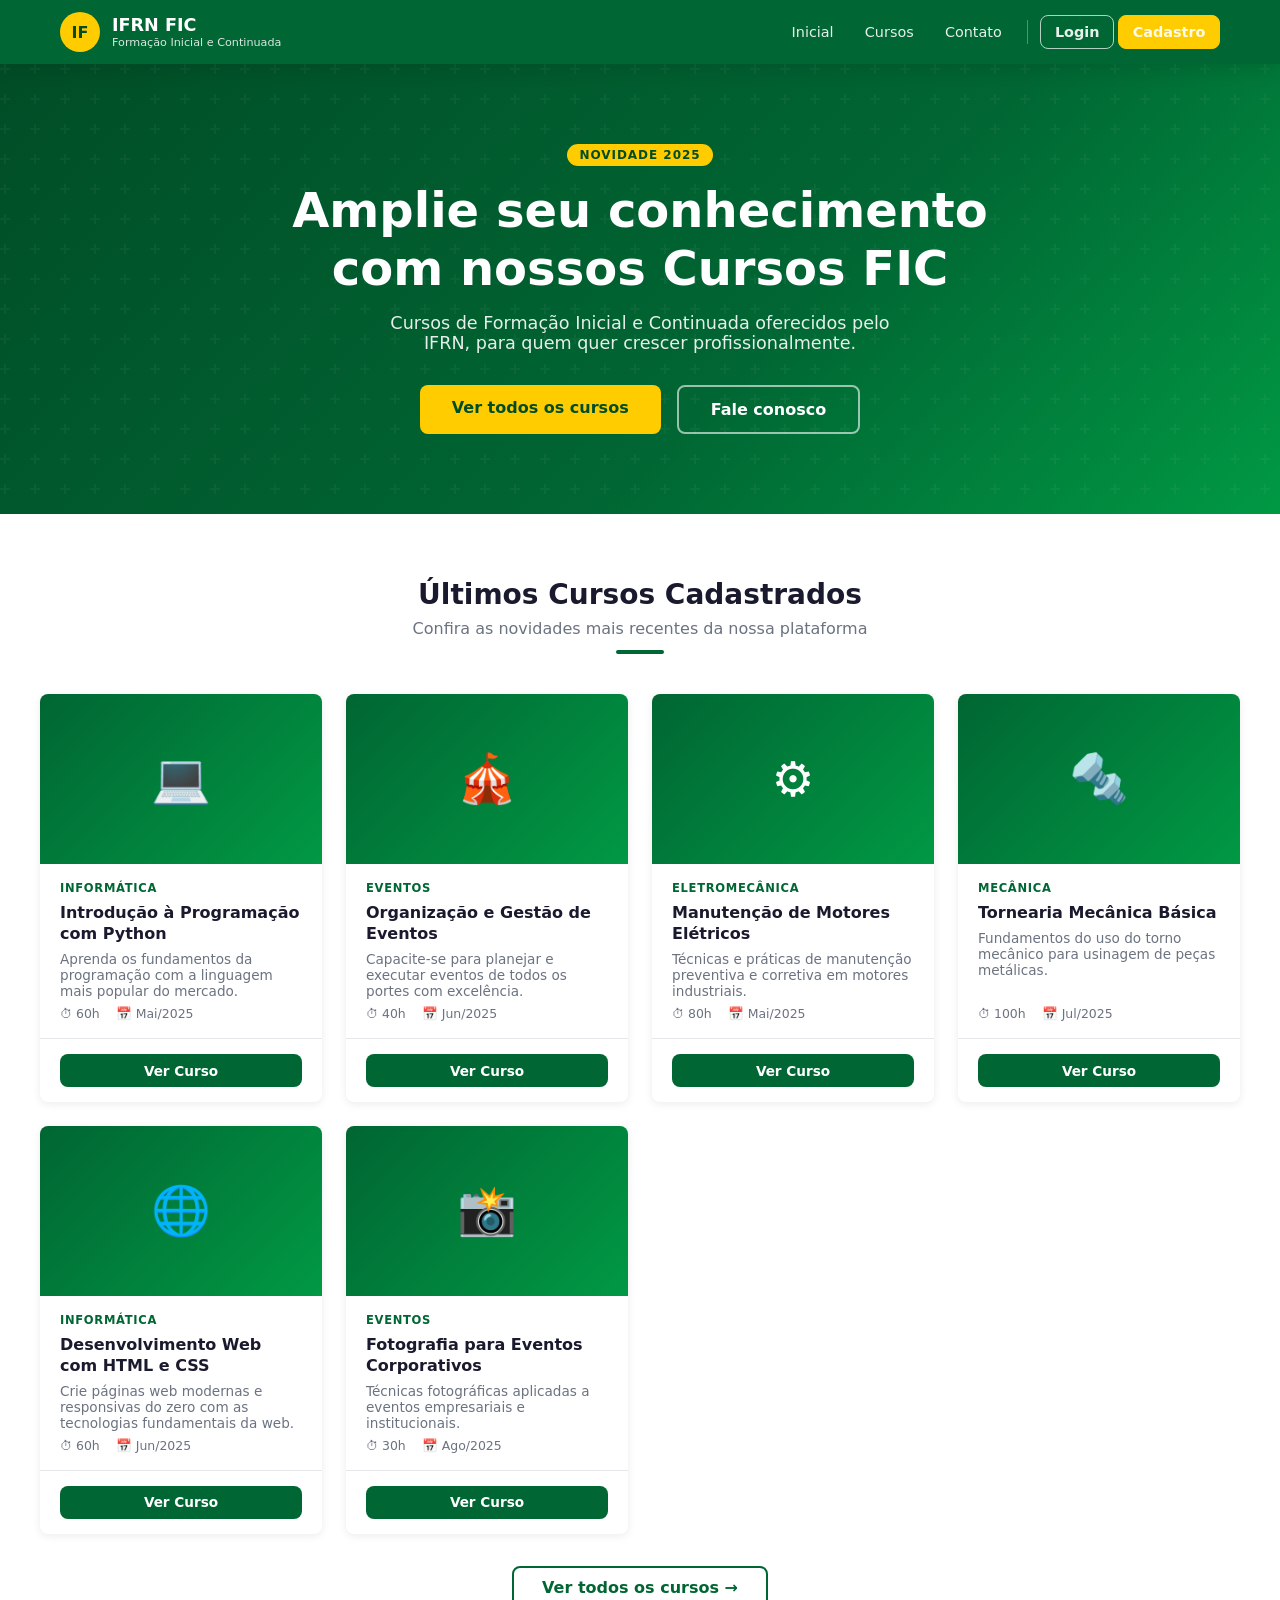
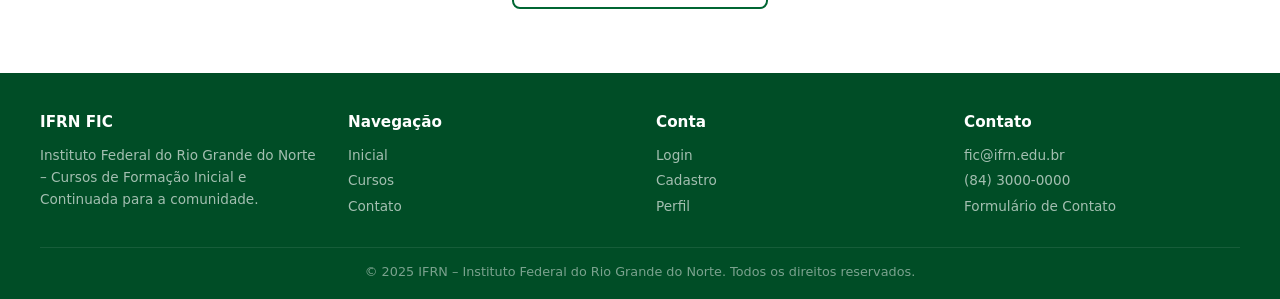
<file: index.html>
<!DOCTYPE html>
<html lang="pt-BR">
<head>
  <meta charset="UTF-8" />
  <meta name="viewport" content="width=device-width, initial-scale=1.0" />
  <title>IFRN FIC – Cursos de Formação Inicial e Continuada</title>
  <link rel="stylesheet" href="assets/css/base.css" />
  <link rel="stylesheet" href="assets/css/index.css" />
</head>
<body>

<nav>
  <div class="nav-inner">
    <a href="index.html" class="logo">
      <div class="logo-icon">IF</div>
      <div class="logo-text">IFRN FIC<span>Formação Inicial e Continuada</span></div>
    </a>
    <button class="hamburger" id="hamburger" aria-label="Menu">
      <span></span><span></span><span></span>
    </button>
    <div class="nav-links" id="nav-links">
      <a href="index.html">Inicial</a>
      <a href="curso_galeria.html">Cursos</a>
      <a href="contato.html">Contato</a>
      <div class="nav-divider"></div>
      <a href="login.html" class="btn-nav btn-login">Login</a>
      <a href="cadastro.html" class="btn-nav btn-cadastro">Cadastro</a>
      <a href="perfil.html" class="btn-nav btn-perfil">Perfil</a>
      <a href="#" class="btn-nav btn-sair">Sair</a>
    </div>
  </div>
</nav>

<section class="hero">
  <div class="hero-inner">
    <span class="hero-badge">Novidade 2025</span>
    <h1>Amplie seu conhecimento com nossos Cursos FIC</h1>
    <p>Cursos de Formação Inicial e Continuada oferecidos pelo IFRN, para quem quer crescer profissionalmente.</p>
    <div class="hero-actions">
      <a href="curso_galeria.html" class="btn-hero-primary">Ver todos os cursos</a>
      <a href="contato.html" class="btn-hero-outline">Fale conosco</a>
    </div>
  </div>
</section>

<section style="background: var(--white);">
  <div class="section-inner">
    <div class="section-header">
      <h2>Últimos Cursos Cadastrados</h2>
      <p>Confira as novidades mais recentes da nossa plataforma</p>
      <div class="line"></div>
    </div>
    <div class="courses-grid">

      <div class="course-card">
        <div class="course-card-img">💻</div>
        <div class="course-card-body">
          <span class="course-area">Informática</span>
          <h3>Introdução à Programação com Python</h3>
          <p>Aprenda os fundamentos da programação com a linguagem mais popular do mercado.</p>
          <div class="course-meta"><span>⏱ 60h</span><span>📅 Mai/2025</span></div>
        </div>
        <div class="course-card-footer"><a href="curso_detalhe.html" class="btn-card">Ver Curso</a></div>
      </div>

      <div class="course-card">
        <div class="course-card-img">🎪</div>
        <div class="course-card-body">
          <span class="course-area">Eventos</span>
          <h3>Organização e Gestão de Eventos</h3>
          <p>Capacite-se para planejar e executar eventos de todos os portes com excelência.</p>
          <div class="course-meta"><span>⏱ 40h</span><span>📅 Jun/2025</span></div>
        </div>
        <div class="course-card-footer"><a href="curso_detalhe.html" class="btn-card">Ver Curso</a></div>
      </div>

      <div class="course-card">
        <div class="course-card-img">⚙️</div>
        <div class="course-card-body">
          <span class="course-area">Eletromecânica</span>
          <h3>Manutenção de Motores Elétricos</h3>
          <p>Técnicas e práticas de manutenção preventiva e corretiva em motores industriais.</p>
          <div class="course-meta"><span>⏱ 80h</span><span>📅 Mai/2025</span></div>
        </div>
        <div class="course-card-footer"><a href="curso_detalhe.html" class="btn-card">Ver Curso</a></div>
      </div>

      <div class="course-card">
        <div class="course-card-img">🔩</div>
        <div class="course-card-body">
          <span class="course-area">Mecânica</span>
          <h3>Tornearia Mecânica Básica</h3>
          <p>Fundamentos do uso do torno mecânico para usinagem de peças metálicas.</p>
          <div class="course-meta"><span>⏱ 100h</span><span>📅 Jul/2025</span></div>
        </div>
        <div class="course-card-footer"><a href="curso_detalhe.html" class="btn-card">Ver Curso</a></div>
      </div>

      <div class="course-card">
        <div class="course-card-img">🌐</div>
        <div class="course-card-body">
          <span class="course-area">Informática</span>
          <h3>Desenvolvimento Web com HTML e CSS</h3>
          <p>Crie páginas web modernas e responsivas do zero com as tecnologias fundamentais da web.</p>
          <div class="course-meta"><span>⏱ 60h</span><span>📅 Jun/2025</span></div>
        </div>
        <div class="course-card-footer"><a href="curso_detalhe.html" class="btn-card">Ver Curso</a></div>
      </div>

      <div class="course-card">
        <div class="course-card-img">📸</div>
        <div class="course-card-body">
          <span class="course-area">Eventos</span>
          <h3>Fotografia para Eventos Corporativos</h3>
          <p>Técnicas fotográficas aplicadas a eventos empresariais e institucionais.</p>
          <div class="course-meta"><span>⏱ 30h</span><span>📅 Ago/2025</span></div>
        </div>
        <div class="course-card-footer"><a href="curso_detalhe.html" class="btn-card">Ver Curso</a></div>
      </div>

    </div>
    <div class="courses-more">
      <a href="curso_galeria.html" class="btn-outline">Ver todos os cursos →</a>
    </div>
  </div>
</section>

<footer>
  <div class="footer-inner">
    <div class="footer-col">
      <h4>IFRN FIC</h4>
      <p>Instituto Federal do Rio Grande do Norte – Cursos de Formação Inicial e Continuada para a comunidade.</p>
    </div>
    <div class="footer-col">
      <h4>Navegação</h4>
      <ul>
        <li><a href="index.html">Inicial</a></li>
        <li><a href="curso_galeria.html">Cursos</a></li>
        <li><a href="contato.html">Contato</a></li>
      </ul>
    </div>
    <div class="footer-col">
      <h4>Conta</h4>
      <ul>
        <li><a href="login.html">Login</a></li>
        <li><a href="cadastro.html">Cadastro</a></li>
        <li><a href="perfil.html">Perfil</a></li>
      </ul>
    </div>
    <div class="footer-col">
      <h4>Contato</h4>
      <ul>
        <li><a href="mailto:fic@ifrn.edu.br">fic@ifrn.edu.br</a></li>
        <li><a href="#">(84) 3000-0000</a></li>
        <li><a href="contato.html">Formulário de Contato</a></li>
      </ul>
    </div>
  </div>
  <div class="footer-bottom">
    © 2025 IFRN – Instituto Federal do Rio Grande do Norte. Todos os direitos reservados.
  </div>
</footer>

<script src="assets/js/nav.js"></script>
</body>
</html>
</file>
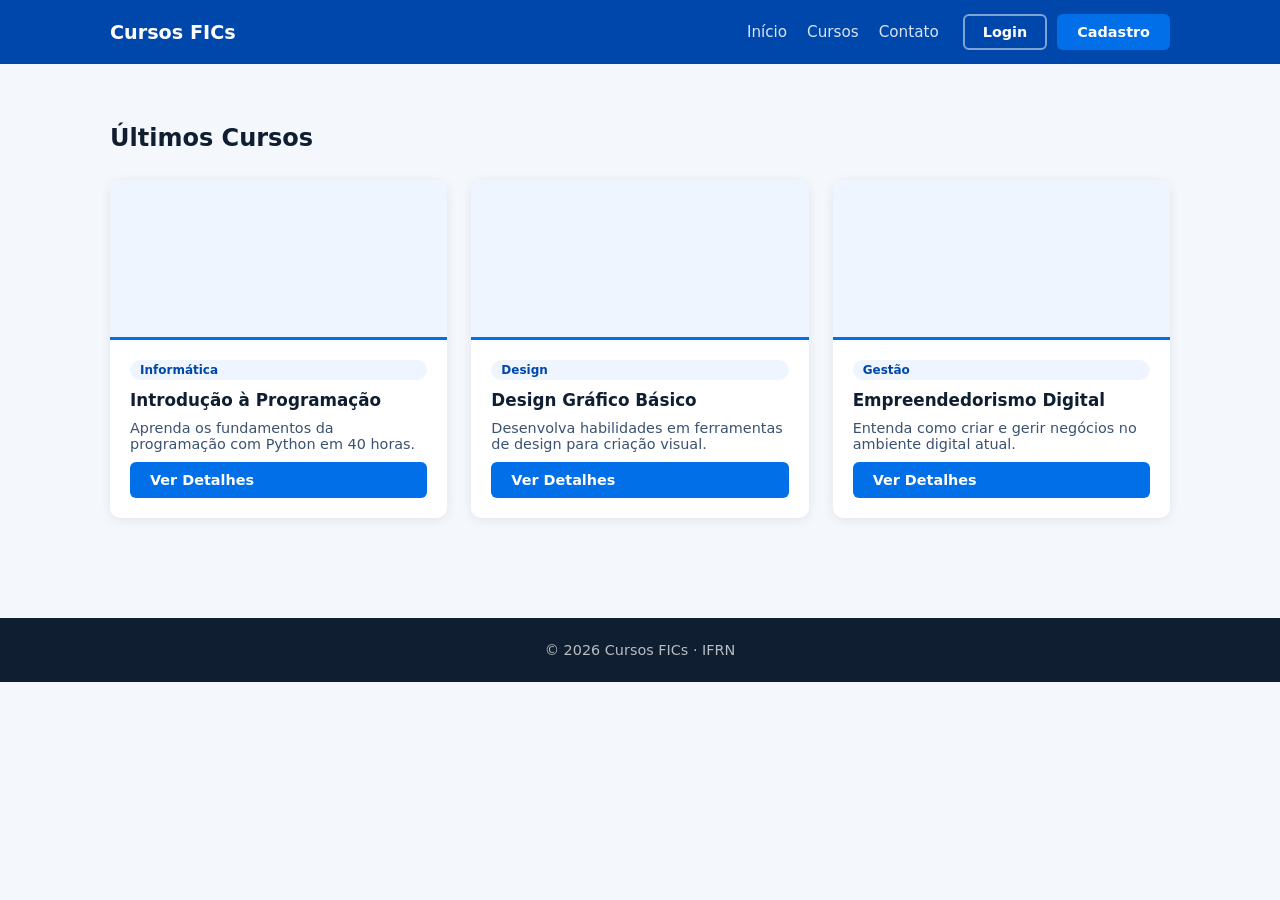
<file: 01_simples/index.html>
<!DOCTYPE html>
<html lang="pt-BR">
<head>
  <meta charset="UTF-8">
  <meta name="viewport" content="width=device-width, initial-scale=1.0">
  <title>Cursos FICs</title>
  <link rel="stylesheet" href="assets/css/styles.css">
</head>
<body>

  <header class="header">
    <div class="container header-inner">
      <a href="index.html" class="brand">Cursos FICs</a>
      <nav class="nav">
        <a href="index.html">Início</a>
        <a href="cursos.html">Cursos</a>
        <a href="#contato">Contato</a>
      </nav>
      <div class="header-actions">
        <a href="login.html" class="btn btn-outline">Login</a>
        <a href="cadastro.html" class="btn btn-primary">Cadastro</a>
      </div>
      <button class="hamburger" aria-label="Abrir menu" aria-expanded="false">
        <span></span><span></span><span></span>
      </button>
    </div>
    <nav class="mobile-nav">
      <a href="index.html">Início</a>
      <a href="cursos.html">Cursos</a>
      <a href="#contato">Contato</a>
      <a href="login.html">Login</a>
      <a href="cadastro.html">Cadastro</a>
    </nav>
  </header>

  <main>
    <section class="section container">
      <h2 class="section-title">Últimos Cursos</h2>
      <div class="courses-grid">

        <div class="card">
          <div class="card-img"></div>
          <div class="card-body">
            <span class="badge">Informática</span>
            <h3>Introdução à Programação</h3>
            <p>Aprenda os fundamentos da programação com Python em 40 horas.</p>
            <a href="curso_detalhes.html" class="btn btn-primary">Ver Detalhes</a>
          </div>
        </div>

        <div class="card">
          <div class="card-img"></div>
          <div class="card-body">
            <span class="badge">Design</span>
            <h3>Design Gráfico Básico</h3>
            <p>Desenvolva habilidades em ferramentas de design para criação visual.</p>
            <a href="curso_detalhes.html" class="btn btn-primary">Ver Detalhes</a>
          </div>
        </div>

        <div class="card">
          <div class="card-img"></div>
          <div class="card-body">
            <span class="badge">Gestão</span>
            <h3>Empreendedorismo Digital</h3>
            <p>Entenda como criar e gerir negócios no ambiente digital atual.</p>
            <a href="curso_detalhes.html" class="btn btn-primary">Ver Detalhes</a>
          </div>
        </div>

      </div>
    </section>
  </main>

  <footer class="footer" id="contato">
    <div class="container">
      <p>&copy; 2026 Cursos FICs &middot; IFRN</p>
    </div>
  </footer>

  <script src="assets/js/script.js"></script>
</body>
</html>
</file>
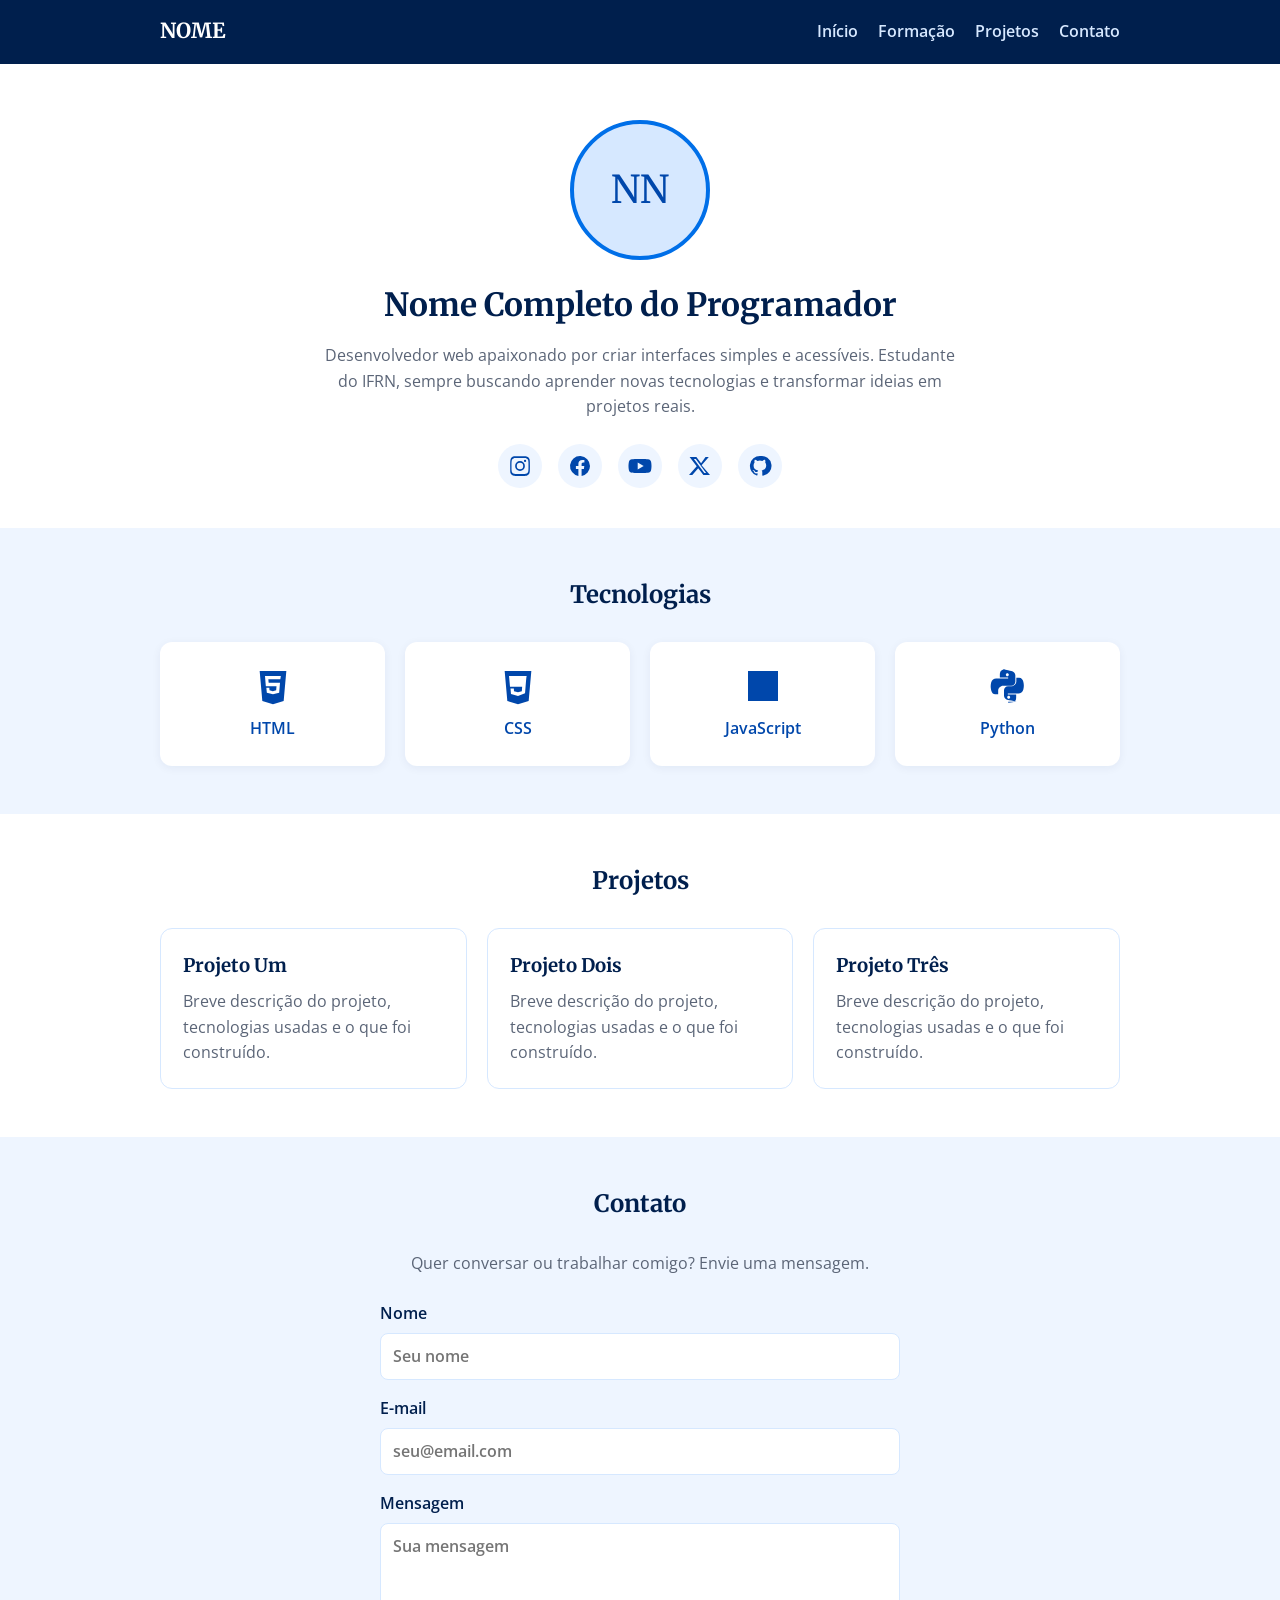
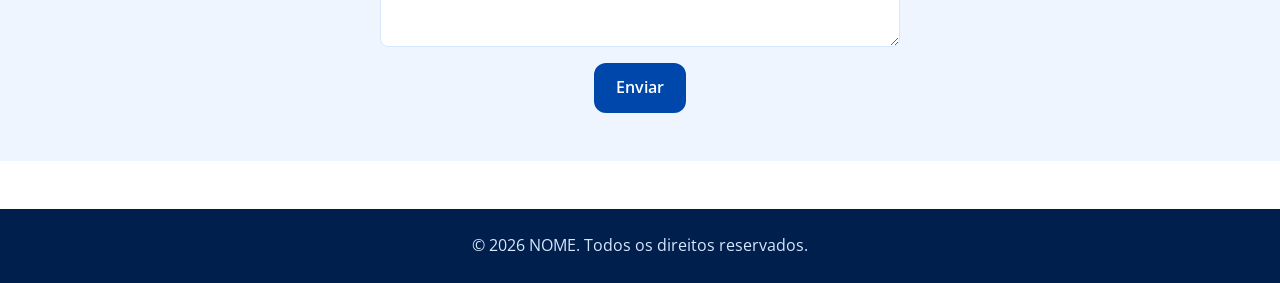
<file: 03_perfil/index.html>
<!DOCTYPE html>
<html lang="pt-BR">
<head>
  <meta charset="UTF-8">
  <meta name="viewport" content="width=device-width, initial-scale=1.0">
  <title>NOME — Perfil de Programador</title>
  <link rel="preconnect" href="https://fonts.googleapis.com">
  <link rel="preconnect" href="https://fonts.gstatic.com" crossorigin>
  <link href="https://fonts.googleapis.com/css2?family=Merriweather:wght@700&family=Open+Sans:wght@400;600&display=swap" rel="stylesheet">
  <link rel="stylesheet" href="assets/css/styles.css">
  <link rel="stylesheet" href="assets/css/index.css">
</head>
<body>

  <!-- Cabeçalho -->
  <header class="header">
    <div class="container header-inner">
      <a href="#inicio" class="brand">NOME</a>

      <button class="hamburger" aria-label="Abrir menu" aria-expanded="false">
        <span></span><span></span><span></span>
      </button>

      <nav class="nav" id="nav">
        <a href="#inicio">Início</a>
        <a href="formacoes.html">Formação</a>
        <a href="projetos.html">Projetos</a>
        <a href="#contato">Contato</a>
      </nav>
    </div>
  </header>

  <main>
    <!-- Perfil -->
    <section id="inicio" class="perfil container">
      <div class="avatar" aria-hidden="true">NN</div>
      <h1>Nome Completo do Programador</h1>
      <p class="perfil-desc">
        Desenvolvedor web apaixonado por criar interfaces simples e acessíveis.
        Estudante do IFRN, sempre buscando aprender novas tecnologias e
        transformar ideias em projetos reais.
      </p>

      <!-- Redes sociais -->
      <ul class="sociais" aria-label="Redes sociais">
        <li><a href="#" aria-label="Instagram">
          <svg viewBox="0 0 24 24" width="24" height="24" fill="currentColor"><path d="M12 2.2c3.2 0 3.6 0 4.9.1 1.2.1 1.8.3 2.2.4.6.2 1 .5 1.4.9.4.4.7.8.9 1.4.2.4.4 1 .4 2.2.1 1.3.1 1.7.1 4.9s0 3.6-.1 4.9c-.1 1.2-.3 1.8-.4 2.2-.2.6-.5 1-.9 1.4-.4.4-.8.7-1.4.9-.4.2-1 .4-2.2.4-1.3.1-1.7.1-4.9.1s-3.6 0-4.9-.1c-1.2-.1-1.8-.3-2.2-.4-.6-.2-1-.5-1.4-.9-.4-.4-.7-.8-.9-1.4-.2-.4-.4-1-.4-2.2C2.2 15.6 2.2 15.2 2.2 12s0-3.6.1-4.9c.1-1.2.3-1.8.4-2.2.2-.6.5-1 .9-1.4.4-.4.8-.7 1.4-.9.4-.2 1-.4 2.2-.4C8.4 2.2 8.8 2.2 12 2.2Zm0 1.8c-3.1 0-3.5 0-4.7.1-.9 0-1.4.2-1.7.3-.4.2-.7.4-1 .7-.3.3-.5.6-.7 1-.1.3-.3.8-.3 1.7-.1 1.2-.1 1.6-.1 4.2s0 3 .1 4.2c0 .9.2 1.4.3 1.7.2.4.4.7.7 1 .3.3.6.5 1 .7.3.1.8.3 1.7.3 1.2.1 1.6.1 4.7.1s3.5 0 4.7-.1c.9 0 1.4-.2 1.7-.3.4-.2.7-.4 1-.7.3-.3.5-.6.7-1 .1-.3.3-.8.3-1.7.1-1.2.1-1.6.1-4.2s0-3-.1-4.2c0-.9-.2-1.4-.3-1.7-.2-.4-.4-.7-.7-1-.3-.3-.6-.5-1-.7-.3-.1-.8-.3-1.7-.3-1.2-.1-1.6-.1-4.7-.1Zm0 3.1a4.9 4.9 0 1 1 0 9.8 4.9 4.9 0 0 1 0-9.8Zm0 8.1a3.2 3.2 0 1 0 0-6.4 3.2 3.2 0 0 0 0 6.4Zm6.2-8.3a1.15 1.15 0 1 1-2.3 0 1.15 1.15 0 0 1 2.3 0Z"/></svg>
        </a></li>
        <li><a href="#" aria-label="Facebook">
          <svg viewBox="0 0 24 24" width="24" height="24" fill="currentColor"><path d="M22 12a10 10 0 1 0-11.6 9.9v-7H7.9V12h2.5V9.8c0-2.5 1.5-3.9 3.8-3.9 1.1 0 2.2.2 2.2.2v2.5h-1.2c-1.2 0-1.6.8-1.6 1.6V12h2.7l-.4 2.9h-2.3v7A10 10 0 0 0 22 12Z"/></svg>
        </a></li>
        <li><a href="#" aria-label="YouTube">
          <svg viewBox="0 0 24 24" width="24" height="24" fill="currentColor"><path d="M23 7.5c-.3-1-1-1.8-2-2.1C19.2 4.9 12 4.9 12 4.9s-7.2 0-9 .5c-1 .3-1.8 1.1-2 2.1C.5 9.3.5 12 .5 12s0 2.7.5 4.5c.3 1 1 1.8 2 2.1 1.8.5 9 .5 9 .5s7.2 0 9-.5c1-.3 1.7-1.1 2-2.1.5-1.8.5-4.5.5-4.5s0-2.7-.5-4.5ZM9.7 15.4V8.6l6 3.4-6 3.4Z"/></svg>
        </a></li>
        <li><a href="#" aria-label="X">
          <svg viewBox="0 0 24 24" width="24" height="24" fill="currentColor"><path d="M17.5 3h3.3l-7.2 8.3L22 21h-6.6l-5.2-6.8L4.3 21H1l7.7-8.8L1.6 3h6.8l4.7 6.2L17.5 3Zm-1.2 16h1.8L7.8 4.9H5.9L16.3 19Z"/></svg>
        </a></li>
        <li><a href="#" aria-label="GitHub">
          <svg viewBox="0 0 24 24" width="24" height="24" fill="currentColor"><path d="M12 2A10 10 0 0 0 8.8 21.5c.5.1.7-.2.7-.5v-1.7c-2.8.6-3.4-1.3-3.4-1.3-.4-1.2-1.1-1.5-1.1-1.5-.9-.6.1-.6.1-.6 1 .1 1.5 1 1.5 1 .9 1.6 2.4 1.1 3 .8.1-.6.3-1.1.6-1.4-2.2-.2-4.6-1.1-4.6-5 0-1.1.4-2 1-2.7-.1-.3-.4-1.3.1-2.7 0 0 .8-.3 2.7 1a9.4 9.4 0 0 1 5 0c1.9-1.3 2.7-1 2.7-1 .5 1.4.2 2.4.1 2.7.6.7 1 1.6 1 2.7 0 3.9-2.4 4.8-4.6 5 .3.3.7 1 .7 2v3c0 .3.2.6.7.5A10 10 0 0 0 12 2Z"/></svg>
        </a></li>
      </ul>
    </section>

    <!-- Formação / Tecnologias -->
    <section id="formacao" class="tecnologias">
      <div class="container">
        <h2>Tecnologias</h2>
        <ul class="tech-grid">
          <li class="tech-card">
            <svg viewBox="0 0 24 24" width="40" height="40" fill="currentColor"><path d="M4 3l1.6 18L12 23l6.4-2L20 3H4Zm12.4 5H9.2l.2 2h6.8l-.5 6-3.7 1-3.7-1-.3-3h1.8l.1 1.6 2 .6 2-.6.2-2.4H7.7L7.2 6h9.5l-.3 2Z"/></svg>
            <span>HTML</span>
          </li>
          <li class="tech-card">
            <svg viewBox="0 0 24 24" width="40" height="40" fill="currentColor"><path d="M4 3l1.6 18L12 23l6.4-2L20 3H4Zm13 4-.2 2.2-.5 6.2-.1 1L12 18l-4.2-1.2-.3-3.3h2l.1 1.6 2.4.7 2.3-.7.2-2.6H7.2L6.7 6.9 6.6 6h10.6L17 7Z"/></svg>
            <span>CSS</span>
          </li>
          <li class="tech-card">
            <svg viewBox="0 0 24 24" width="40" height="40" fill="currentColor"><path d="M3 3h18v18H3V3Zm9.9 14.1c.4.7 1 1.3 2.1 1.3 1 0 1.6-.5 1.6-1.1 0-.8-.6-1-1.7-1.5l-.6-.3c-1.7-.7-2.8-1.6-2.8-3.5 0-1.7 1.3-3 3.3-3 1.5 0 2.5.5 3.2 1.8l-1.8 1.1c-.4-.7-.8-.9-1.4-.9-.6 0-1 .4-1 .9 0 .7.4 1 1.4 1.4l.6.3c2 .8 3.1 1.7 3.1 3.6 0 2-1.6 3.1-3.8 3.1-2.1 0-3.5-1-4.2-2.3l1.9-1.1Zm-7.4.2c.3.6.7 1.1 1.5 1.1.7 0 1.2-.3 1.2-1.4v-7h2.2v7c0 2.3-1.3 3.3-3.3 3.3-1.8 0-2.8-.9-3.3-2l1.7-1Z"/></svg>
            <span>JavaScript</span>
          </li>
          <li class="tech-card">
            <svg viewBox="0 0 24 24" width="40" height="40" fill="currentColor"><path d="M11.9 2c-2 0-3.4.2-4 .8-.7.6-.8 1.5-.8 2.7v1.4h5v.6H4.9c-1.4 0-2.6.9-3 2.4-.4 1.7-.4 2.8 0 4.6.3 1.4 1.1 2.4 2.5 2.4h1.7v-2c0-1.6 1.4-3 3-3h4.9c1.3 0 2.4-1.1 2.4-2.4V5.5c0-1.3-1.1-2.3-2.4-2.5-.9-.1-2.7-.5-5.1-1Zm-.3 2.3c.5 0 .9.4.9.9s-.4.9-.9.9-.9-.4-.9-.9.4-.9.9-.9Z"/><path d="M12.1 22c2 0 3.4-.2 4-.8.7-.6.8-1.5.8-2.7v-1.4h-5v-.6h6.3c1.4 0 2.6-.9 3-2.4.4-1.7.4-2.8 0-4.6-.3-1.4-1.1-2.4-2.5-2.4h-1.7v2c0 1.6-1.4 3-3 3H12c-1.3 0-2.4 1.1-2.4 2.4v3.4c0 1.3 1.1 2.3 2.4 2.5.9.1 2.7.5 5.1 1h-5Zm.3-2.3c-.5 0-.9-.4-.9-.9s.4-.9.9-.9.9.4.9.9-.4.9-.9.9Z"/></svg>
            <span>Python</span>
          </li>
        </ul>
      </div>
    </section>

    <!-- Projetos -->
    <section id="projetos" class="projetos">
      <div class="container">
        <h2>Projetos</h2>
        <ul class="projetos-grid">
          <li class="projeto-card">
            <h3>Projeto Um</h3>
            <p>Breve descrição do projeto, tecnologias usadas e o que foi construído.</p>
          </li>
          <li class="projeto-card">
            <h3>Projeto Dois</h3>
            <p>Breve descrição do projeto, tecnologias usadas e o que foi construído.</p>
          </li>
          <li class="projeto-card">
            <h3>Projeto Três</h3>
            <p>Breve descrição do projeto, tecnologias usadas e o que foi construído.</p>
          </li>
        </ul>
      </div>
    </section>

    <!-- Contato -->
    <section id="contato" class="contato">
      <div class="container">
        <h2>Contato</h2>
        <p>Quer conversar ou trabalhar comigo? Envie uma mensagem.</p>
        <form class="contato-form" onsubmit="return false">
          <label>Nome
            <input type="text" name="nome" placeholder="Seu nome" required>
          </label>
          <label>E-mail
            <input type="email" name="email" placeholder="seu@email.com" required>
          </label>
          <label>Mensagem
            <textarea name="mensagem" rows="4" placeholder="Sua mensagem" required></textarea>
          </label>
          <button type="submit" class="btn-primary">Enviar</button>
        </form>
      </div>
    </section>
  </main>

  <!-- Rodapé -->
  <footer class="footer">
    <div class="container">
      <p>&copy; 2026 NOME. Todos os direitos reservados.</p>
    </div>
  </footer>

  <script src="assets/js/script.js"></script>
</body>
</html>
</file>
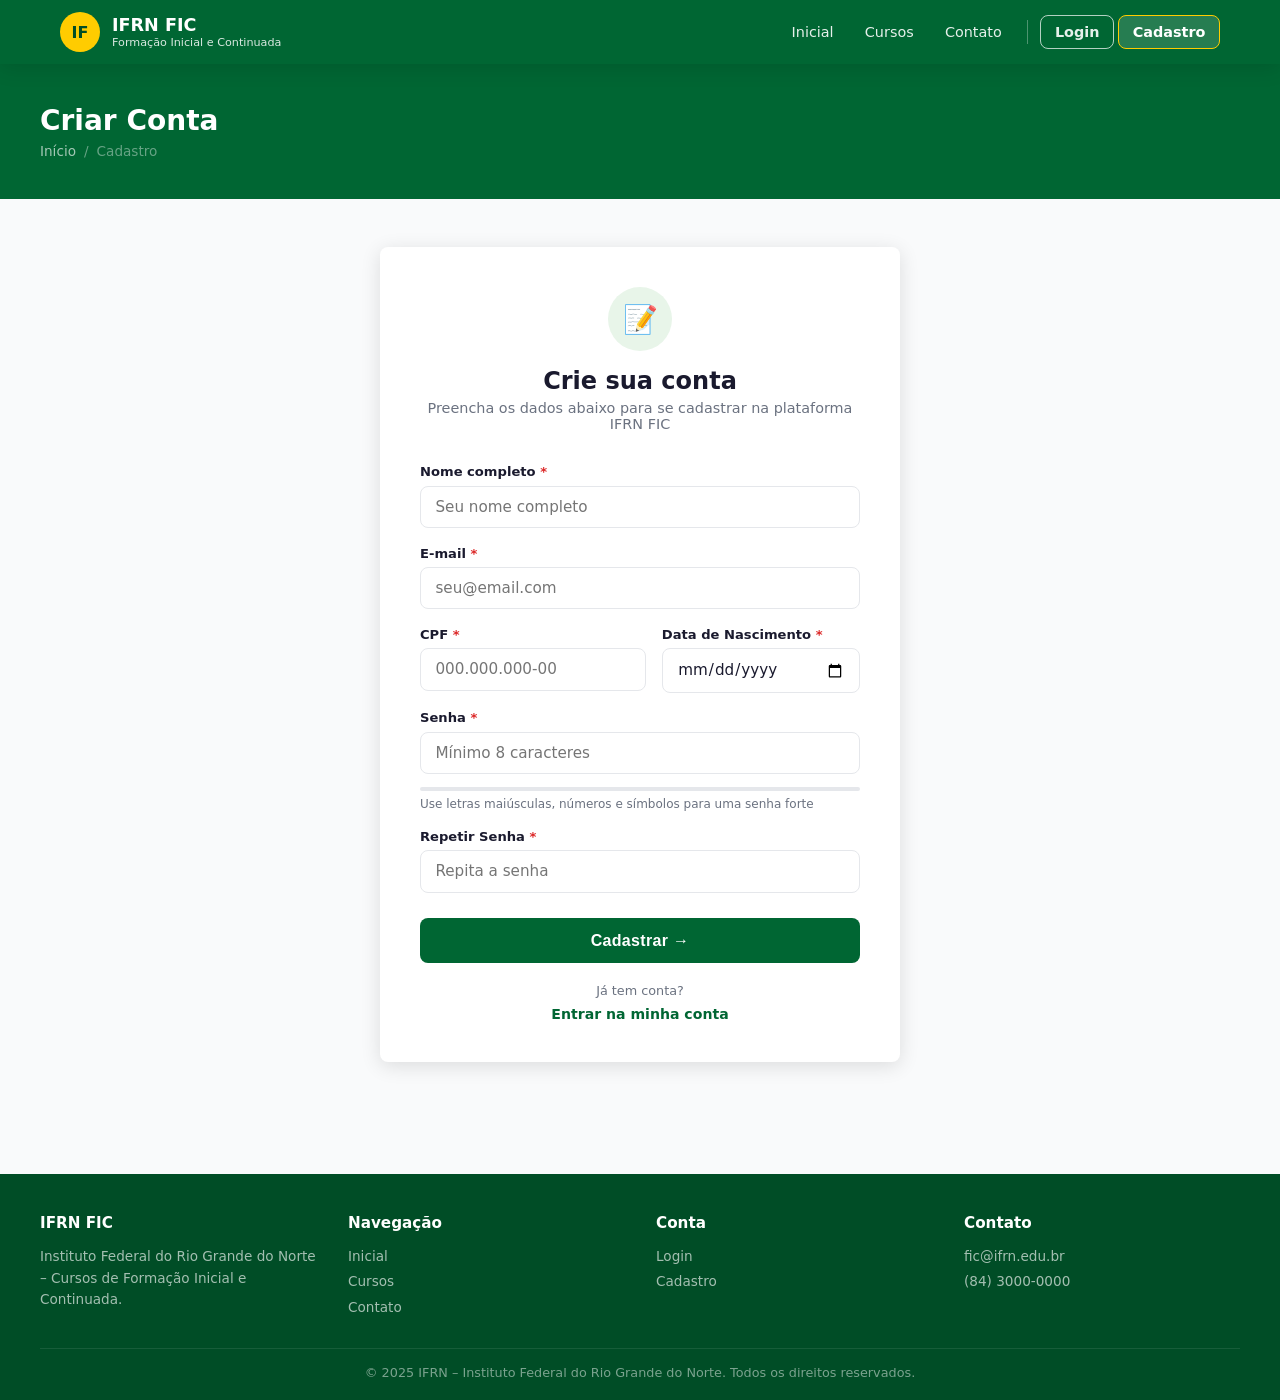
<file: cadastro.html>
<!DOCTYPE html>
<html lang="pt-BR">
<head>
  <meta charset="UTF-8" />
  <meta name="viewport" content="width=device-width, initial-scale=1.0" />
  <title>Cadastro – IFRN FIC</title>
  <link rel="stylesheet" href="assets/css/base.css" />
  <link rel="stylesheet" href="assets/css/auth.css" />
</head>
<body>

<nav>
  <div class="nav-inner">
    <a href="index.html" class="logo">
      <div class="logo-icon">IF</div>
      <div class="logo-text">IFRN FIC<span>Formação Inicial e Continuada</span></div>
    </a>
    <button class="hamburger" id="hamburger" aria-label="Menu">
      <span></span><span></span><span></span>
    </button>
    <div class="nav-links" id="nav-links">
      <a href="index.html">Inicial</a>
      <a href="curso_galeria.html">Cursos</a>
      <a href="contato.html">Contato</a>
      <div class="nav-divider"></div>
      <a href="login.html" class="btn-nav btn-login">Login</a>
      <a href="cadastro.html" class="btn-nav btn-cadastro active">Cadastro</a>
    </div>
  </div>
</nav>

<div class="page-header">
  <div class="page-header-inner">
    <h1>Criar Conta</h1>
    <div class="breadcrumb">
      <a href="index.html">Início</a><span>/</span><span>Cadastro</span>
    </div>
  </div>
</div>

<div class="auth-main">
  <div class="auth-card" style="max-width: 520px;">
    <div class="auth-card-header">
      <div class="auth-icon">📝</div>
      <h1>Crie sua conta</h1>
      <p>Preencha os dados abaixo para se cadastrar na plataforma IFRN FIC</p>
    </div>

    <form id="auth-form" novalidate>

      <div class="form-group">
        <label for="nome">Nome completo <span class="required">*</span></label>
        <input type="text" id="nome" name="nome" placeholder="Seu nome completo" required autocomplete="name" />
      </div>

      <div class="form-group">
        <label for="email">E-mail <span class="required">*</span></label>
        <input type="email" id="email" name="email" placeholder="seu@email.com" required autocomplete="email" />
      </div>

      <div class="form-row">
        <div class="form-group">
          <label for="cpf">CPF <span class="required">*</span></label>
          <input type="text" id="cpf" name="cpf" placeholder="000.000.000-00" maxlength="14" required />
        </div>
        <div class="form-group">
          <label for="nascimento">Data de Nascimento <span class="required">*</span></label>
          <input type="date" id="nascimento" name="nascimento" required />
        </div>
      </div>

      <div class="form-group">
        <label for="senha">Senha <span class="required">*</span></label>
        <input type="password" id="senha" name="senha" placeholder="Mínimo 8 caracteres" required autocomplete="new-password" />
        <div class="pwd-strength"><div class="pwd-strength-bar" id="pwd-bar"></div></div>
        <span class="hint">Use letras maiúsculas, números e símbolos para uma senha forte</span>
      </div>

      <div class="form-group">
        <label for="senha2">Repetir Senha <span class="required">*</span></label>
        <input type="password" id="senha2" name="senha2" placeholder="Repita a senha" required autocomplete="new-password" />
      </div>

      <button type="submit" class="btn-submit">Cadastrar →</button>

      <div class="success-msg" id="success-msg">
        ✅ Cadastro realizado com sucesso! Verifique seu e-mail para confirmar a conta.
      </div>
    </form>

    <div class="auth-links">
      <span class="separator">Já tem conta?</span>
      <a href="login.html">Entrar na minha conta</a>
    </div>
  </div>
</div>

<footer>
  <div class="footer-inner">
    <div class="footer-col">
      <h4>IFRN FIC</h4>
      <p>Instituto Federal do Rio Grande do Norte – Cursos de Formação Inicial e Continuada.</p>
    </div>
    <div class="footer-col">
      <h4>Navegação</h4>
      <ul><li><a href="index.html">Inicial</a></li><li><a href="curso_galeria.html">Cursos</a></li><li><a href="contato.html">Contato</a></li></ul>
    </div>
    <div class="footer-col">
      <h4>Conta</h4>
      <ul><li><a href="login.html">Login</a></li><li><a href="cadastro.html">Cadastro</a></li></ul>
    </div>
    <div class="footer-col">
      <h4>Contato</h4>
      <ul><li><a href="mailto:fic@ifrn.edu.br">fic@ifrn.edu.br</a></li><li><a href="#">(84) 3000-0000</a></li></ul>
    </div>
  </div>
  <div class="footer-bottom">© 2025 IFRN – Instituto Federal do Rio Grande do Norte. Todos os direitos reservados.</div>
</footer>

<script src="assets/js/nav.js"></script>
<script src="assets/js/auth.js"></script>
</body>
</html>
</file>
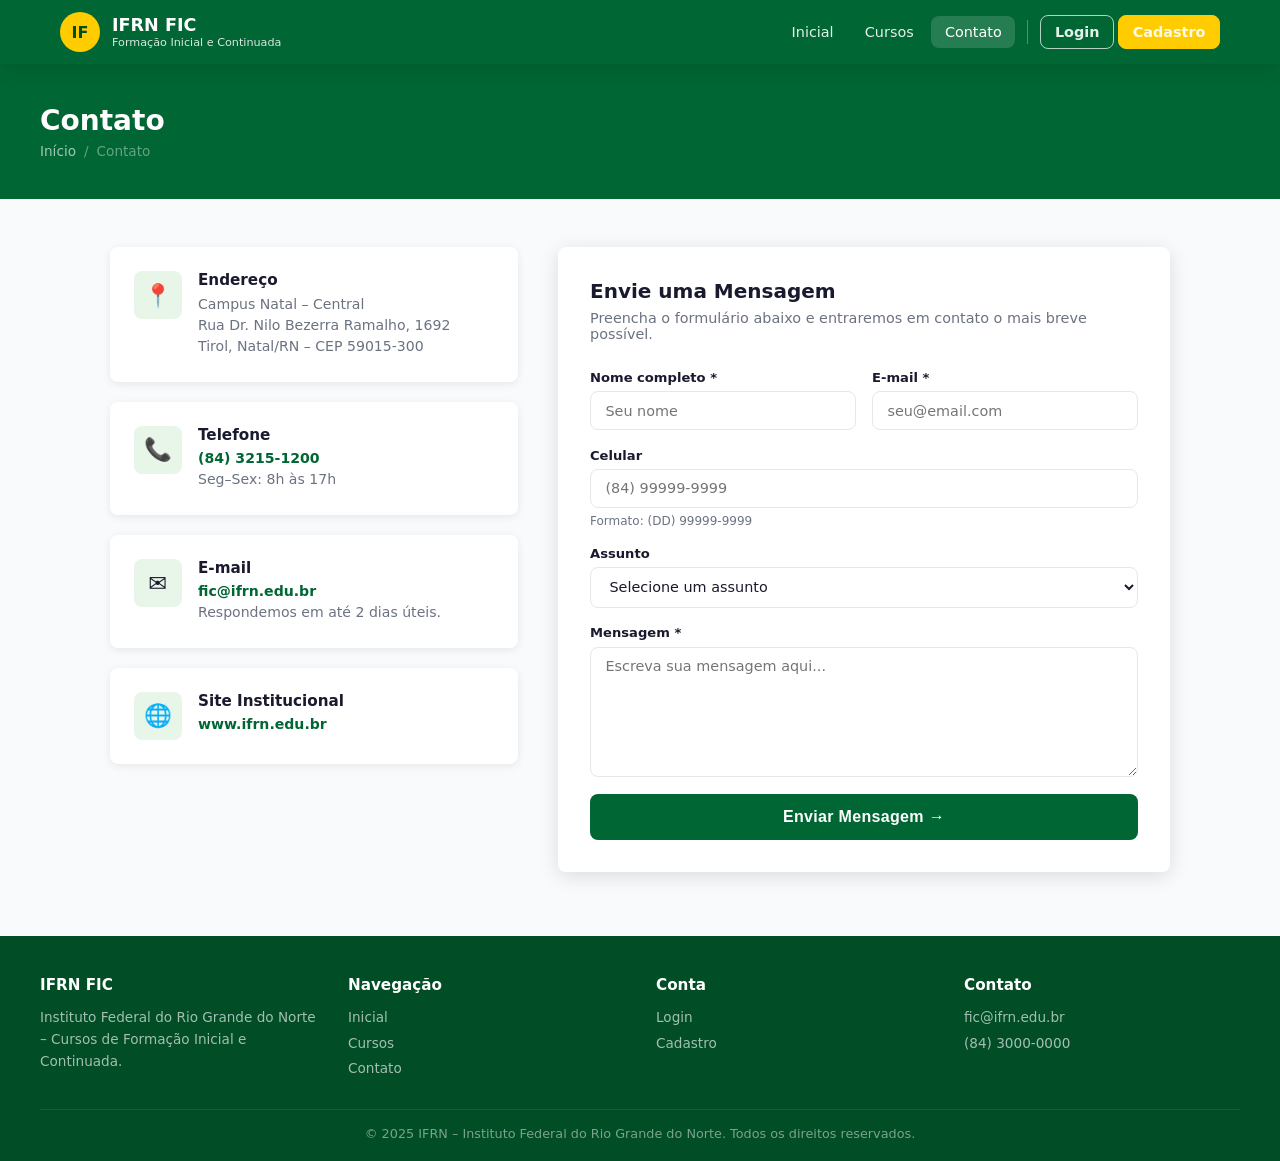
<file: contato.html>
<!DOCTYPE html>
<html lang="pt-BR">
<head>
  <meta charset="UTF-8" />
  <meta name="viewport" content="width=device-width, initial-scale=1.0" />
  <title>Contato – IFRN FIC</title>
  <link rel="stylesheet" href="assets/css/base.css" />
  <link rel="stylesheet" href="assets/css/contato.css" />
</head>
<body>

<nav>
  <div class="nav-inner">
    <a href="index.html" class="logo">
      <div class="logo-icon">IF</div>
      <div class="logo-text">IFRN FIC<span>Formação Inicial e Continuada</span></div>
    </a>
    <button class="hamburger" id="hamburger" aria-label="Menu">
      <span></span><span></span><span></span>
    </button>
    <div class="nav-links" id="nav-links">
      <a href="index.html">Inicial</a>
      <a href="curso_galeria.html">Cursos</a>
      <a href="contato.html" class="active">Contato</a>
      <div class="nav-divider"></div>
      <a href="login.html" class="btn-nav btn-login">Login</a>
      <a href="cadastro.html" class="btn-nav btn-cadastro">Cadastro</a>
    </div>
  </div>
</nav>

<div class="page-header">
  <div class="page-header-inner">
    <h1>Contato</h1>
    <div class="breadcrumb">
      <a href="index.html">Início</a><span>/</span><span>Contato</span>
    </div>
  </div>
</div>

<div class="main-content">

  <div class="info-col">
    <div class="info-card">
      <div class="info-icon">📍</div>
      <div class="info-body">
        <h3>Endereço</h3>
        <p>Campus Natal – Central<br />Rua Dr. Nilo Bezerra Ramalho, 1692<br />Tirol, Natal/RN – CEP 59015-300</p>
      </div>
    </div>
    <div class="info-card">
      <div class="info-icon">📞</div>
      <div class="info-body">
        <h3>Telefone</h3>
        <p><a href="tel:+558432151200">(84) 3215-1200</a><br />Seg–Sex: 8h às 17h</p>
      </div>
    </div>
    <div class="info-card">
      <div class="info-icon">✉️</div>
      <div class="info-body">
        <h3>E-mail</h3>
        <p><a href="mailto:fic@ifrn.edu.br">fic@ifrn.edu.br</a><br />Respondemos em até 2 dias úteis.</p>
      </div>
    </div>
    <div class="info-card">
      <div class="info-icon">🌐</div>
      <div class="info-body">
        <h3>Site Institucional</h3>
        <p><a href="#">www.ifrn.edu.br</a></p>
      </div>
    </div>
  </div>

  <div class="form-card">
    <h2>Envie uma Mensagem</h2>
    <p>Preencha o formulário abaixo e entraremos em contato o mais breve possível.</p>

    <form id="contact-form" novalidate>
      <div class="form-row">
        <div class="form-group">
          <label for="nome">Nome completo *</label>
          <input type="text" id="nome" name="nome" placeholder="Seu nome" required />
        </div>
        <div class="form-group">
          <label for="email">E-mail *</label>
          <input type="email" id="email" name="email" placeholder="seu@email.com" required />
        </div>
      </div>

      <div class="form-group">
        <label for="celular">Celular</label>
        <input type="tel" id="celular" name="celular" placeholder="(84) 99999-9999" />
        <span class="hint">Formato: (DD) 99999-9999</span>
      </div>

      <div class="form-group">
        <label for="assunto">Assunto</label>
        <select id="assunto" name="assunto">
          <option value="">Selecione um assunto</option>
          <option>Informações sobre cursos</option>
          <option>Inscrições</option>
          <option>Certificados</option>
          <option>Parcerias</option>
          <option>Outros</option>
        </select>
      </div>

      <div class="form-group">
        <label for="mensagem">Mensagem *</label>
        <textarea id="mensagem" name="mensagem" placeholder="Escreva sua mensagem aqui..." required></textarea>
      </div>

      <button type="submit" class="btn-submit">Enviar Mensagem →</button>

      <div class="success-msg" id="success-msg">
        ✅ Mensagem enviada com sucesso! Entraremos em contato em breve.
      </div>
    </form>
  </div>

</div>

<footer>
  <div class="footer-inner">
    <div class="footer-col">
      <h4>IFRN FIC</h4>
      <p>Instituto Federal do Rio Grande do Norte – Cursos de Formação Inicial e Continuada.</p>
    </div>
    <div class="footer-col">
      <h4>Navegação</h4>
      <ul><li><a href="index.html">Inicial</a></li><li><a href="curso_galeria.html">Cursos</a></li><li><a href="contato.html">Contato</a></li></ul>
    </div>
    <div class="footer-col">
      <h4>Conta</h4>
      <ul><li><a href="login.html">Login</a></li><li><a href="cadastro.html">Cadastro</a></li></ul>
    </div>
    <div class="footer-col">
      <h4>Contato</h4>
      <ul><li><a href="mailto:fic@ifrn.edu.br">fic@ifrn.edu.br</a></li><li><a href="#">(84) 3000-0000</a></li></ul>
    </div>
  </div>
  <div class="footer-bottom">© 2025 IFRN – Instituto Federal do Rio Grande do Norte. Todos os direitos reservados.</div>
</footer>

<script src="assets/js/nav.js"></script>
<script src="assets/js/contato.js"></script>
</body>
</html>
</file>
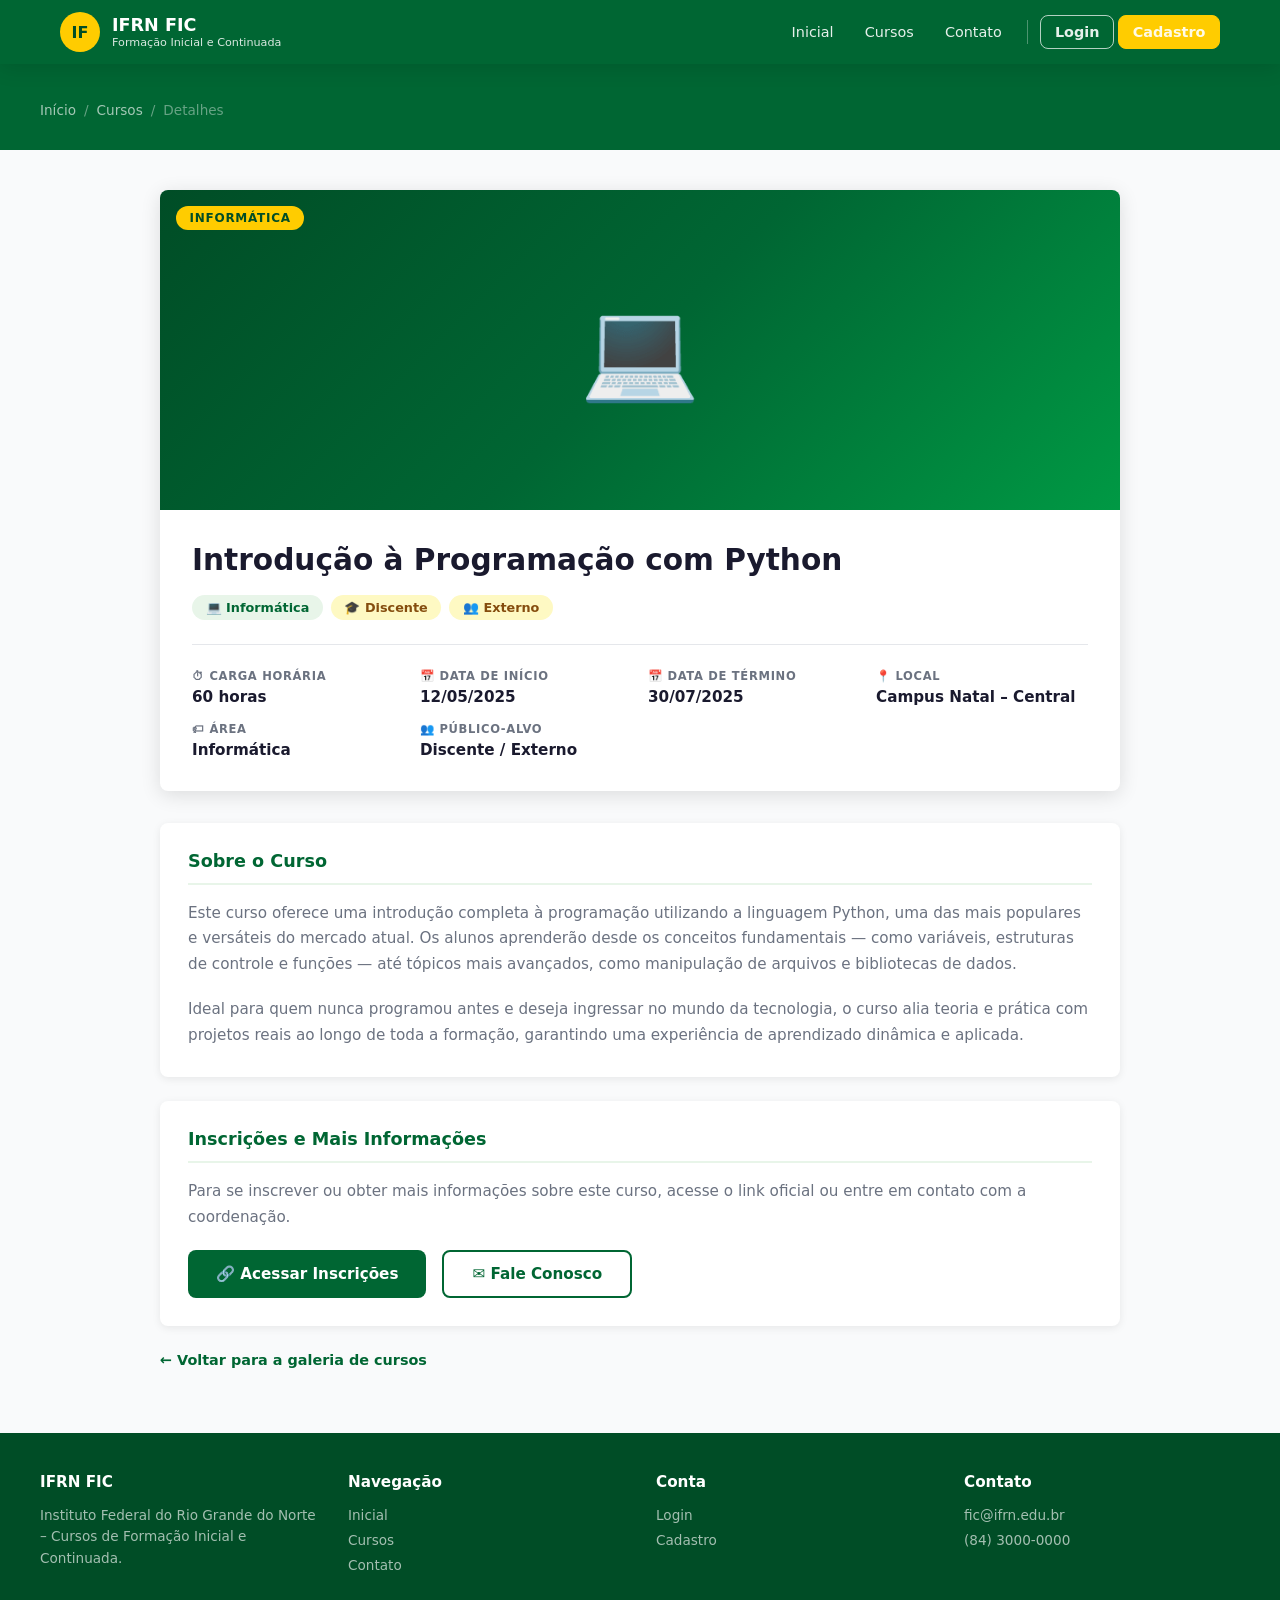
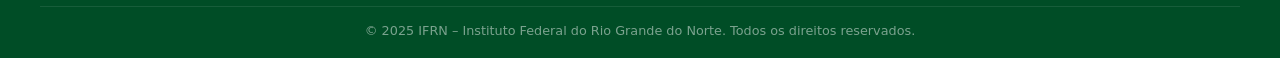
<file: curso_detalhe.html>
<!DOCTYPE html>
<html lang="pt-BR">
<head>
  <meta charset="UTF-8" />
  <meta name="viewport" content="width=device-width, initial-scale=1.0" />
  <title>Detalhes do Curso – IFRN FIC</title>
  <link rel="stylesheet" href="assets/css/base.css" />
  <link rel="stylesheet" href="assets/css/curso_detalhe.css" />
</head>
<body>

<nav>
  <div class="nav-inner">
    <a href="index.html" class="logo">
      <div class="logo-icon">IF</div>
      <div class="logo-text">IFRN FIC<span>Formação Inicial e Continuada</span></div>
    </a>
    <button class="hamburger" id="hamburger" aria-label="Menu">
      <span></span><span></span><span></span>
    </button>
    <div class="nav-links" id="nav-links">
      <a href="index.html">Inicial</a>
      <a href="curso_galeria.html">Cursos</a>
      <a href="contato.html">Contato</a>
      <div class="nav-divider"></div>
      <a href="login.html" class="btn-nav btn-login">Login</a>
      <a href="cadastro.html" class="btn-nav btn-cadastro">Cadastro</a>
    </div>
  </div>
</nav>

<div class="page-header">
  <div class="page-header-inner">
    <div class="breadcrumb">
      <a href="index.html">Início</a><span>/</span>
      <a href="curso_galeria.html">Cursos</a><span>/</span>
      <span>Detalhes</span>
    </div>
  </div>
</div>

<div class="main-content">

  <div class="course-hero">
    <div class="course-hero-img">
      💻
      <span class="course-hero-badge">Informática</span>
    </div>
    <div class="course-hero-body">
      <h1>Introdução à Programação com Python</h1>
      <div class="course-tags">
        <span class="tag tag-area">💻 Informática</span>
        <span class="tag tag-publico">🎓 Discente</span>
        <span class="tag tag-publico">👥 Externo</span>
      </div>

      <div class="detail-grid">
        <div class="detail-item">
          <span class="detail-label">⏱ Carga Horária</span>
          <span class="detail-value">60 horas</span>
        </div>
        <div class="detail-item">
          <span class="detail-label">📅 Data de Início</span>
          <span class="detail-value">12/05/2025</span>
        </div>
        <div class="detail-item">
          <span class="detail-label">📅 Data de Término</span>
          <span class="detail-value">30/07/2025</span>
        </div>
        <div class="detail-item">
          <span class="detail-label">📍 Local</span>
          <span class="detail-value">Campus Natal – Central</span>
        </div>
        <div class="detail-item">
          <span class="detail-label">🏷 Área</span>
          <span class="detail-value">Informática</span>
        </div>
        <div class="detail-item">
          <span class="detail-label">👥 Público-Alvo</span>
          <span class="detail-value">Discente / Externo</span>
        </div>
      </div>
    </div>
  </div>

  <div class="section-card">
    <h2>Sobre o Curso</h2>
    <p>
      Este curso oferece uma introdução completa à programação utilizando a linguagem Python, uma das mais populares e
      versáteis do mercado atual. Os alunos aprenderão desde os conceitos fundamentais — como variáveis, estruturas de
      controle e funções — até tópicos mais avançados, como manipulação de arquivos e bibliotecas de dados.
    </p>
    <br />
    <p>
      Ideal para quem nunca programou antes e deseja ingressar no mundo da tecnologia, o curso alia teoria e prática
      com projetos reais ao longo de toda a formação, garantindo uma experiência de aprendizado dinâmica e aplicada.
    </p>
  </div>

  <div class="section-card">
    <h2>Inscrições e Mais Informações</h2>
    <p style="margin-bottom: 1.25rem;">
      Para se inscrever ou obter mais informações sobre este curso, acesse o link oficial ou entre em contato com a coordenação.
    </p>
    <div class="action-buttons">
      <a href="#" class="btn-primary">🔗 Acessar Inscrições</a>
      <a href="contato.html" class="btn-secondary">✉ Fale Conosco</a>
    </div>
  </div>

  <div style="margin-top: 1.5rem;">
    <a href="curso_galeria.html" style="color: var(--primary); font-weight: 600; font-size: .9rem;">← Voltar para a galeria de cursos</a>
  </div>

</div>

<footer>
  <div class="footer-inner">
    <div class="footer-col">
      <h4>IFRN FIC</h4>
      <p>Instituto Federal do Rio Grande do Norte – Cursos de Formação Inicial e Continuada.</p>
    </div>
    <div class="footer-col">
      <h4>Navegação</h4>
      <ul><li><a href="index.html">Inicial</a></li><li><a href="curso_galeria.html">Cursos</a></li><li><a href="contato.html">Contato</a></li></ul>
    </div>
    <div class="footer-col">
      <h4>Conta</h4>
      <ul><li><a href="login.html">Login</a></li><li><a href="cadastro.html">Cadastro</a></li></ul>
    </div>
    <div class="footer-col">
      <h4>Contato</h4>
      <ul><li><a href="mailto:fic@ifrn.edu.br">fic@ifrn.edu.br</a></li><li><a href="#">(84) 3000-0000</a></li></ul>
    </div>
  </div>
  <div class="footer-bottom">© 2025 IFRN – Instituto Federal do Rio Grande do Norte. Todos os direitos reservados.</div>
</footer>

<script src="assets/js/nav.js"></script>
</body>
</html>
</file>
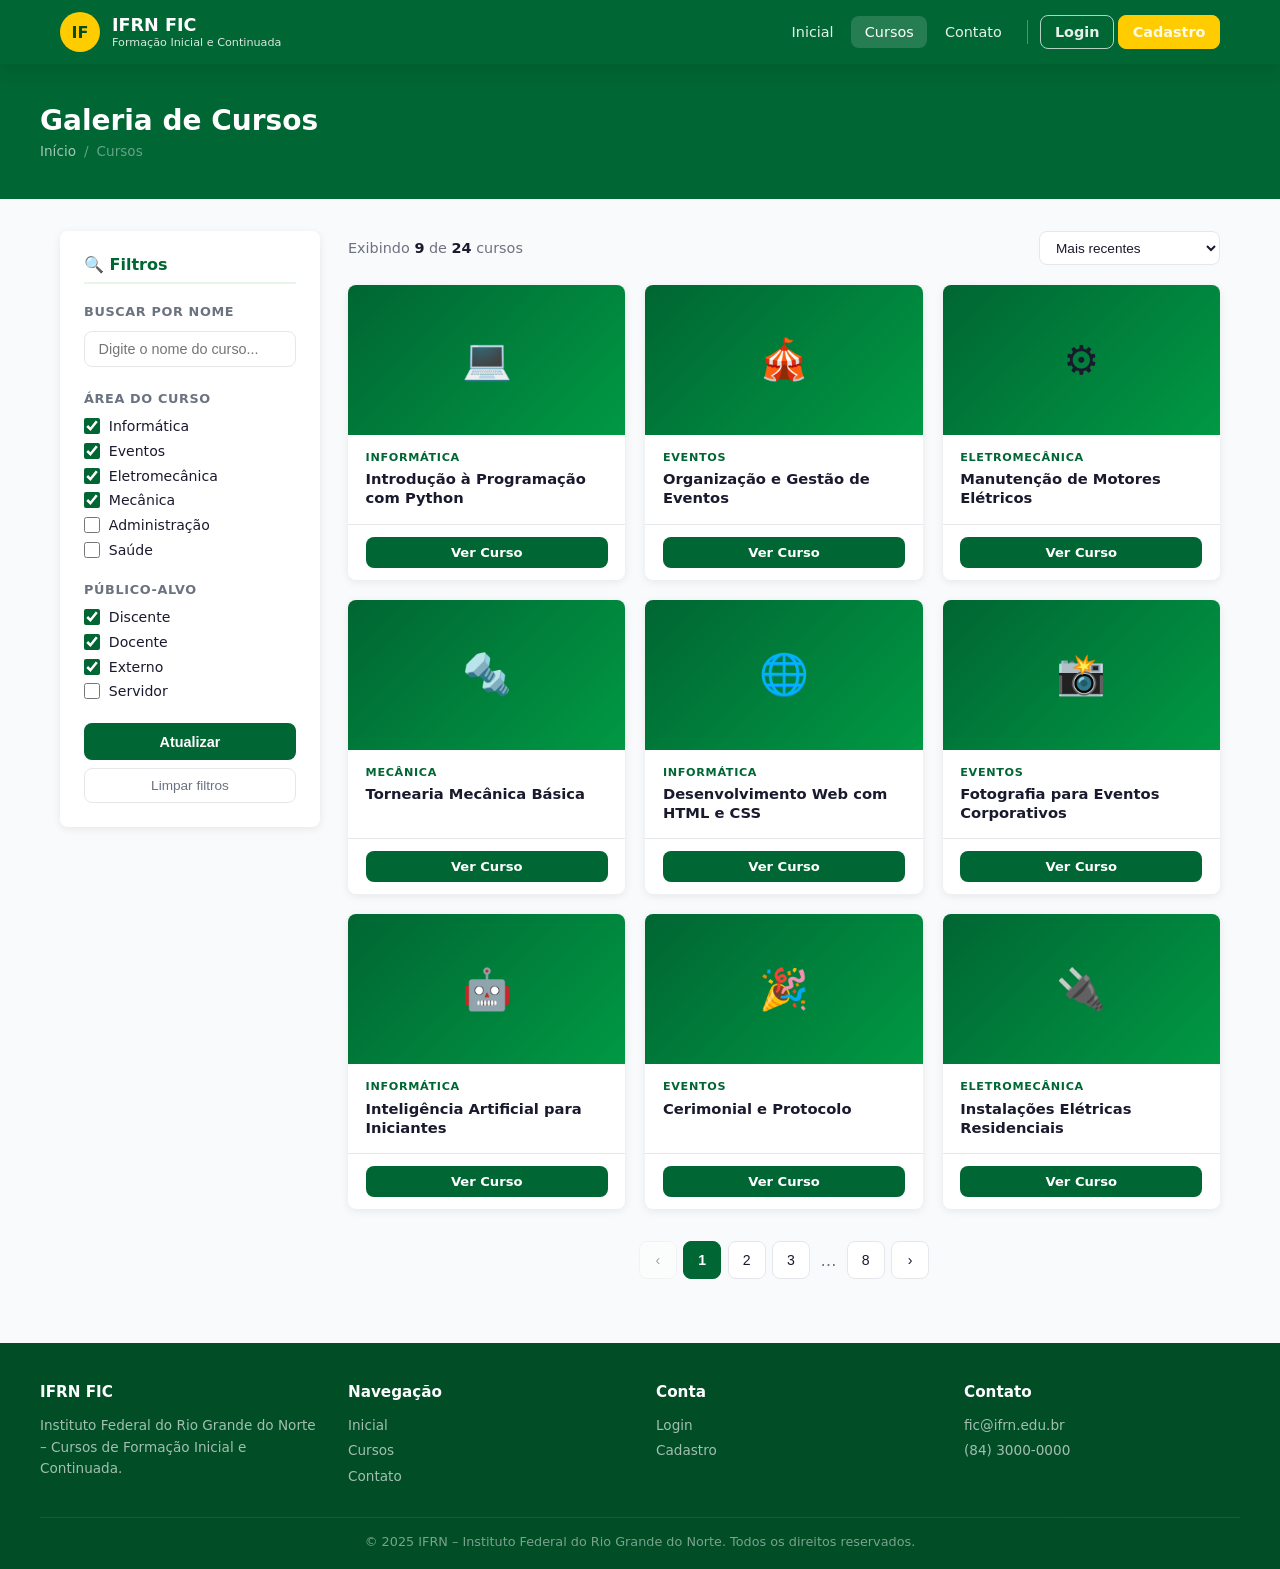
<file: curso_galeria.html>
<!DOCTYPE html>
<html lang="pt-BR">
<head>
  <meta charset="UTF-8" />
  <meta name="viewport" content="width=device-width, initial-scale=1.0" />
  <title>Galeria de Cursos – IFRN FIC</title>
  <link rel="stylesheet" href="assets/css/base.css" />
  <link rel="stylesheet" href="assets/css/curso_galeria.css" />
</head>
<body>

<nav>
  <div class="nav-inner">
    <a href="index.html" class="logo">
      <div class="logo-icon">IF</div>
      <div class="logo-text">IFRN FIC<span>Formação Inicial e Continuada</span></div>
    </a>
    <button class="hamburger" id="hamburger" aria-label="Menu">
      <span></span><span></span><span></span>
    </button>
    <div class="nav-links" id="nav-links">
      <a href="index.html">Inicial</a>
      <a href="curso_galeria.html" class="active">Cursos</a>
      <a href="contato.html">Contato</a>
      <div class="nav-divider"></div>
      <a href="login.html" class="btn-nav btn-login">Login</a>
      <a href="cadastro.html" class="btn-nav btn-cadastro">Cadastro</a>
    </div>
  </div>
</nav>

<div class="page-header">
  <div class="page-header-inner">
    <h1>Galeria de Cursos</h1>
    <div class="breadcrumb">
      <a href="index.html">Início</a><span>/</span><span>Cursos</span>
    </div>
  </div>
</div>

<div class="main-content">

  <aside class="sidebar">
    <h3>🔍 Filtros</h3>

    <div class="filter-group">
      <label class="group-label" for="busca">Buscar por nome</label>
      <input type="text" id="busca" placeholder="Digite o nome do curso..." />
    </div>

    <div class="filter-group">
      <label class="group-label">Área do Curso</label>
      <div class="checkbox-list">
        <label class="checkbox-item"><input type="checkbox" checked /> Informática</label>
        <label class="checkbox-item"><input type="checkbox" checked /> Eventos</label>
        <label class="checkbox-item"><input type="checkbox" checked /> Eletromecânica</label>
        <label class="checkbox-item"><input type="checkbox" checked /> Mecânica</label>
        <label class="checkbox-item"><input type="checkbox" /> Administração</label>
        <label class="checkbox-item"><input type="checkbox" /> Saúde</label>
      </div>
    </div>

    <div class="filter-group">
      <label class="group-label">Público-Alvo</label>
      <div class="checkbox-list">
        <label class="checkbox-item"><input type="checkbox" checked /> Discente</label>
        <label class="checkbox-item"><input type="checkbox" checked /> Docente</label>
        <label class="checkbox-item"><input type="checkbox" checked /> Externo</label>
        <label class="checkbox-item"><input type="checkbox" /> Servidor</label>
      </div>
    </div>

    <button class="btn-filter">Atualizar</button>
    <button class="btn-reset">Limpar filtros</button>
  </aside>

  <div>
    <div class="results-bar">
      <p class="results-count">Exibindo <strong>9</strong> de <strong>24</strong> cursos</p>
      <select class="sort-select">
        <option>Mais recentes</option>
        <option>A–Z</option>
        <option>Z–A</option>
        <option>Carga horária (menor)</option>
        <option>Carga horária (maior)</option>
      </select>
    </div>

    <div class="courses-grid">

      <div class="course-card">
        <div class="course-card-img">💻</div>
        <div class="course-card-body">
          <span class="course-area-tag">Informática</span>
          <h3>Introdução à Programação com Python</h3>
        </div>
        <div class="course-card-footer"><a href="curso_detalhe.html" class="btn-card">Ver Curso</a></div>
      </div>

      <div class="course-card">
        <div class="course-card-img">🎪</div>
        <div class="course-card-body">
          <span class="course-area-tag">Eventos</span>
          <h3>Organização e Gestão de Eventos</h3>
        </div>
        <div class="course-card-footer"><a href="curso_detalhe.html" class="btn-card">Ver Curso</a></div>
      </div>

      <div class="course-card">
        <div class="course-card-img">⚙️</div>
        <div class="course-card-body">
          <span class="course-area-tag">Eletromecânica</span>
          <h3>Manutenção de Motores Elétricos</h3>
        </div>
        <div class="course-card-footer"><a href="curso_detalhe.html" class="btn-card">Ver Curso</a></div>
      </div>

      <div class="course-card">
        <div class="course-card-img">🔩</div>
        <div class="course-card-body">
          <span class="course-area-tag">Mecânica</span>
          <h3>Tornearia Mecânica Básica</h3>
        </div>
        <div class="course-card-footer"><a href="curso_detalhe.html" class="btn-card">Ver Curso</a></div>
      </div>

      <div class="course-card">
        <div class="course-card-img">🌐</div>
        <div class="course-card-body">
          <span class="course-area-tag">Informática</span>
          <h3>Desenvolvimento Web com HTML e CSS</h3>
        </div>
        <div class="course-card-footer"><a href="curso_detalhe.html" class="btn-card">Ver Curso</a></div>
      </div>

      <div class="course-card">
        <div class="course-card-img">📸</div>
        <div class="course-card-body">
          <span class="course-area-tag">Eventos</span>
          <h3>Fotografia para Eventos Corporativos</h3>
        </div>
        <div class="course-card-footer"><a href="curso_detalhe.html" class="btn-card">Ver Curso</a></div>
      </div>

      <div class="course-card">
        <div class="course-card-img">🤖</div>
        <div class="course-card-body">
          <span class="course-area-tag">Informática</span>
          <h3>Inteligência Artificial para Iniciantes</h3>
        </div>
        <div class="course-card-footer"><a href="curso_detalhe.html" class="btn-card">Ver Curso</a></div>
      </div>

      <div class="course-card">
        <div class="course-card-img">🎉</div>
        <div class="course-card-body">
          <span class="course-area-tag">Eventos</span>
          <h3>Cerimonial e Protocolo</h3>
        </div>
        <div class="course-card-footer"><a href="curso_detalhe.html" class="btn-card">Ver Curso</a></div>
      </div>

      <div class="course-card">
        <div class="course-card-img">🔌</div>
        <div class="course-card-body">
          <span class="course-area-tag">Eletromecânica</span>
          <h3>Instalações Elétricas Residenciais</h3>
        </div>
        <div class="course-card-footer"><a href="curso_detalhe.html" class="btn-card">Ver Curso</a></div>
      </div>

    </div>

    <div class="pagination">
      <button class="page-btn disabled">‹</button>
      <button class="page-btn active">1</button>
      <button class="page-btn">2</button>
      <button class="page-btn">3</button>
      <span style="color:var(--text-muted); padding: 0 .25rem;">…</span>
      <button class="page-btn">8</button>
      <button class="page-btn">›</button>
    </div>
  </div>
</div>

<footer>
  <div class="footer-inner">
    <div class="footer-col">
      <h4>IFRN FIC</h4>
      <p>Instituto Federal do Rio Grande do Norte – Cursos de Formação Inicial e Continuada.</p>
    </div>
    <div class="footer-col">
      <h4>Navegação</h4>
      <ul><li><a href="index.html">Inicial</a></li><li><a href="curso_galeria.html">Cursos</a></li><li><a href="contato.html">Contato</a></li></ul>
    </div>
    <div class="footer-col">
      <h4>Conta</h4>
      <ul><li><a href="login.html">Login</a></li><li><a href="cadastro.html">Cadastro</a></li></ul>
    </div>
    <div class="footer-col">
      <h4>Contato</h4>
      <ul><li><a href="mailto:fic@ifrn.edu.br">fic@ifrn.edu.br</a></li><li><a href="#">(84) 3000-0000</a></li></ul>
    </div>
  </div>
  <div class="footer-bottom">© 2025 IFRN – Instituto Federal do Rio Grande do Norte. Todos os direitos reservados.</div>
</footer>

<script src="assets/js/nav.js"></script>
<script src="assets/js/curso_galeria.js"></script>
</body>
</html>
</file>
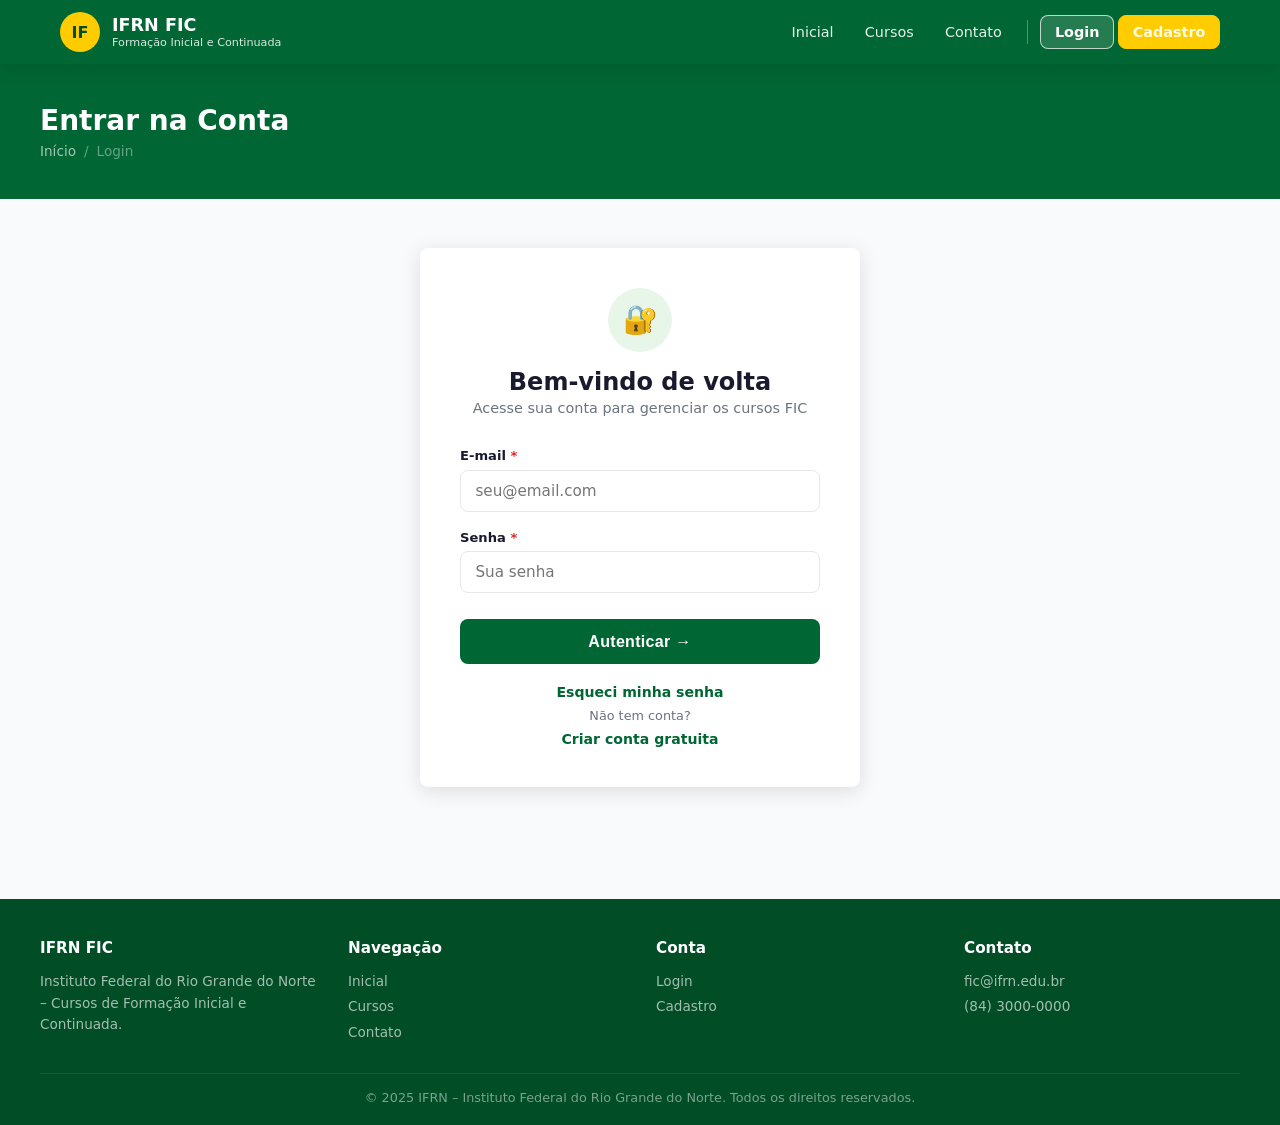
<file: login.html>
<!DOCTYPE html>
<html lang="pt-BR">
<head>
  <meta charset="UTF-8" />
  <meta name="viewport" content="width=device-width, initial-scale=1.0" />
  <title>Login – IFRN FIC</title>
  <link rel="stylesheet" href="assets/css/base.css" />
  <link rel="stylesheet" href="assets/css/auth.css" />
</head>
<body>

<nav>
  <div class="nav-inner">
    <a href="index.html" class="logo">
      <div class="logo-icon">IF</div>
      <div class="logo-text">IFRN FIC<span>Formação Inicial e Continuada</span></div>
    </a>
    <button class="hamburger" id="hamburger" aria-label="Menu">
      <span></span><span></span><span></span>
    </button>
    <div class="nav-links" id="nav-links">
      <a href="index.html">Inicial</a>
      <a href="curso_galeria.html">Cursos</a>
      <a href="contato.html">Contato</a>
      <div class="nav-divider"></div>
      <a href="login.html" class="btn-nav btn-login active">Login</a>
      <a href="cadastro.html" class="btn-nav btn-cadastro">Cadastro</a>
    </div>
  </div>
</nav>

<div class="page-header">
  <div class="page-header-inner">
    <h1>Entrar na Conta</h1>
    <div class="breadcrumb">
      <a href="index.html">Início</a><span>/</span><span>Login</span>
    </div>
  </div>
</div>

<div class="auth-main">
  <div class="auth-card">
    <div class="auth-card-header">
      <div class="auth-icon">🔐</div>
      <h1>Bem-vindo de volta</h1>
      <p>Acesse sua conta para gerenciar os cursos FIC</p>
    </div>

    <form id="auth-form" novalidate>
      <div class="form-group">
        <label for="email">E-mail <span class="required">*</span></label>
        <input type="email" id="email" name="email" placeholder="seu@email.com" required autocomplete="email" />
      </div>

      <div class="form-group">
        <label for="senha">Senha <span class="required">*</span></label>
        <input type="password" id="senha" name="senha" placeholder="Sua senha" required autocomplete="current-password" />
      </div>

      <button type="submit" class="btn-submit">Autenticar →</button>

      <div class="success-msg" id="success-msg">
        ✅ Login realizado com sucesso! Redirecionando...
      </div>
    </form>

    <div class="auth-links">
      <a href="#">Esqueci minha senha</a>
      <span class="separator">Não tem conta?</span>
      <a href="cadastro.html">Criar conta gratuita</a>
    </div>
  </div>
</div>

<footer>
  <div class="footer-inner">
    <div class="footer-col">
      <h4>IFRN FIC</h4>
      <p>Instituto Federal do Rio Grande do Norte – Cursos de Formação Inicial e Continuada.</p>
    </div>
    <div class="footer-col">
      <h4>Navegação</h4>
      <ul><li><a href="index.html">Inicial</a></li><li><a href="curso_galeria.html">Cursos</a></li><li><a href="contato.html">Contato</a></li></ul>
    </div>
    <div class="footer-col">
      <h4>Conta</h4>
      <ul><li><a href="login.html">Login</a></li><li><a href="cadastro.html">Cadastro</a></li></ul>
    </div>
    <div class="footer-col">
      <h4>Contato</h4>
      <ul><li><a href="mailto:fic@ifrn.edu.br">fic@ifrn.edu.br</a></li><li><a href="#">(84) 3000-0000</a></li></ul>
    </div>
  </div>
  <div class="footer-bottom">© 2025 IFRN – Instituto Federal do Rio Grande do Norte. Todos os direitos reservados.</div>
</footer>

<script src="assets/js/nav.js"></script>
<script src="assets/js/auth.js"></script>
</body>
</html>
</file>
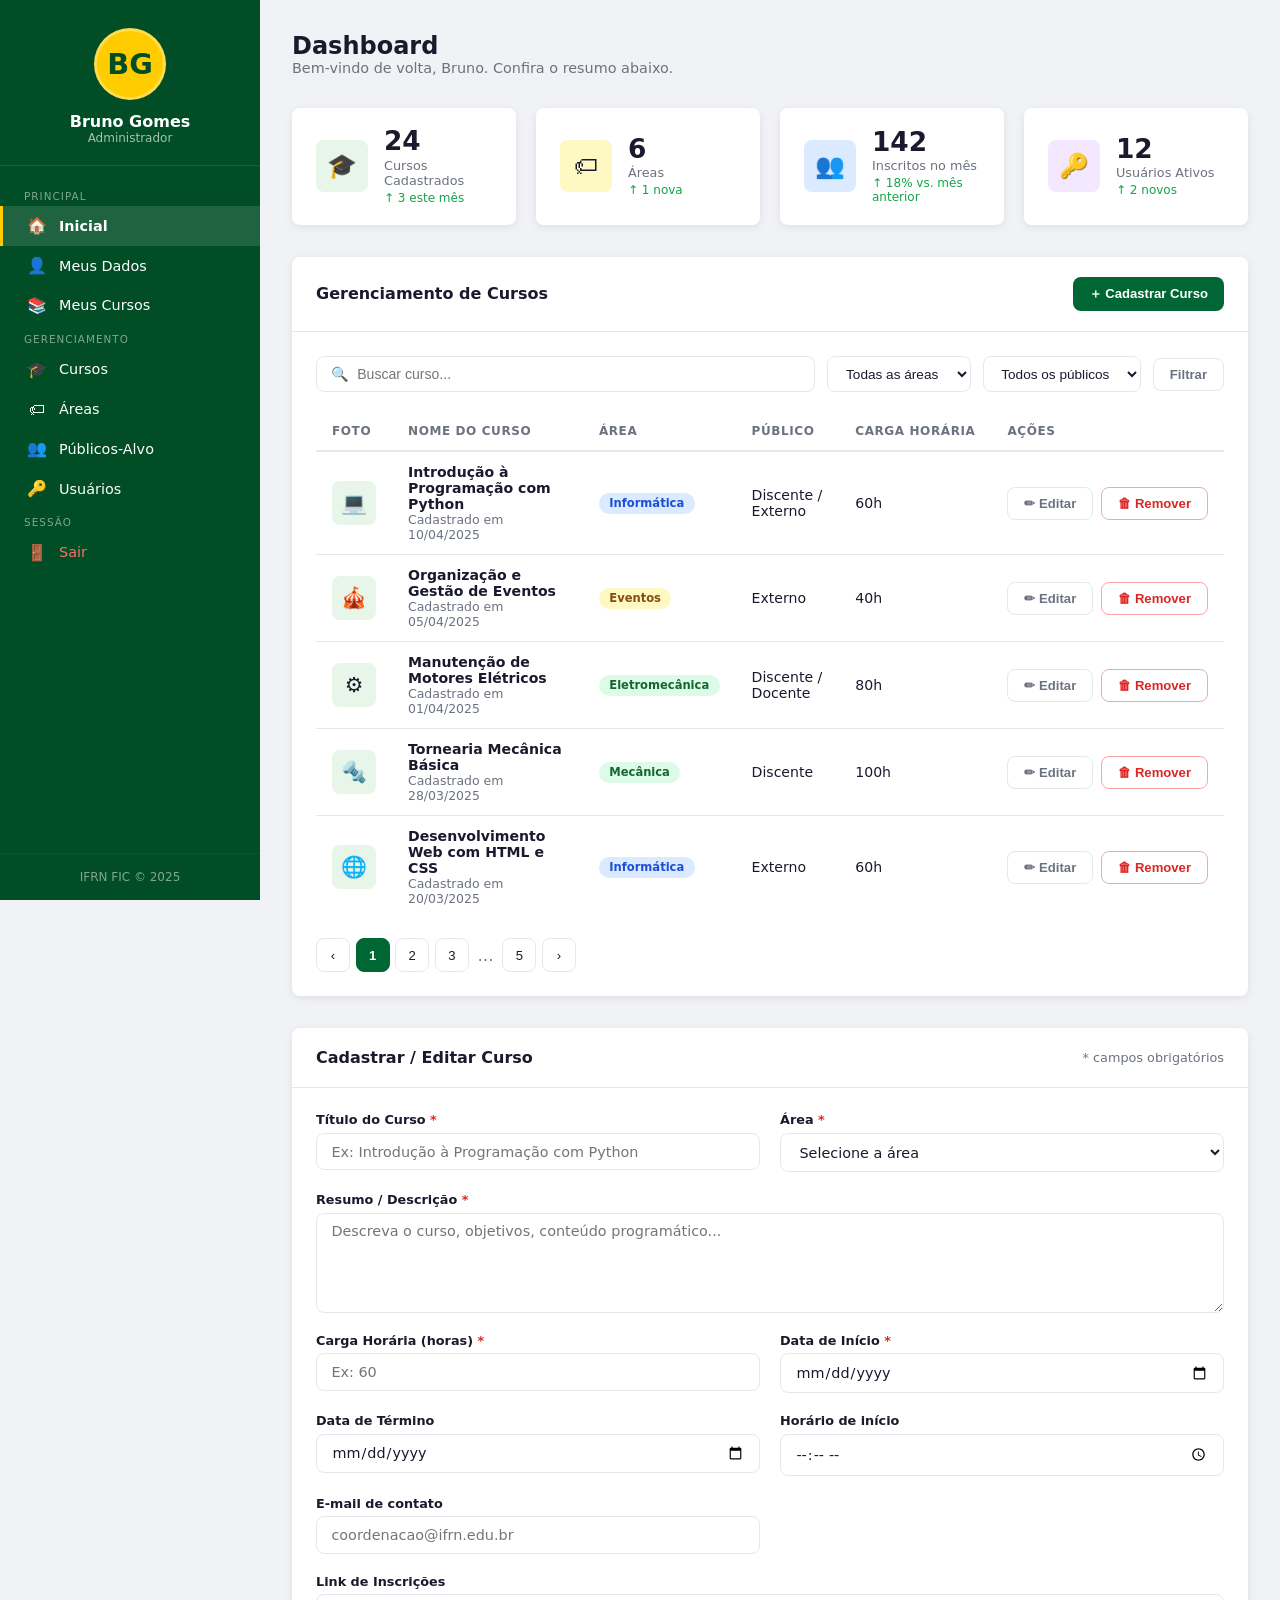
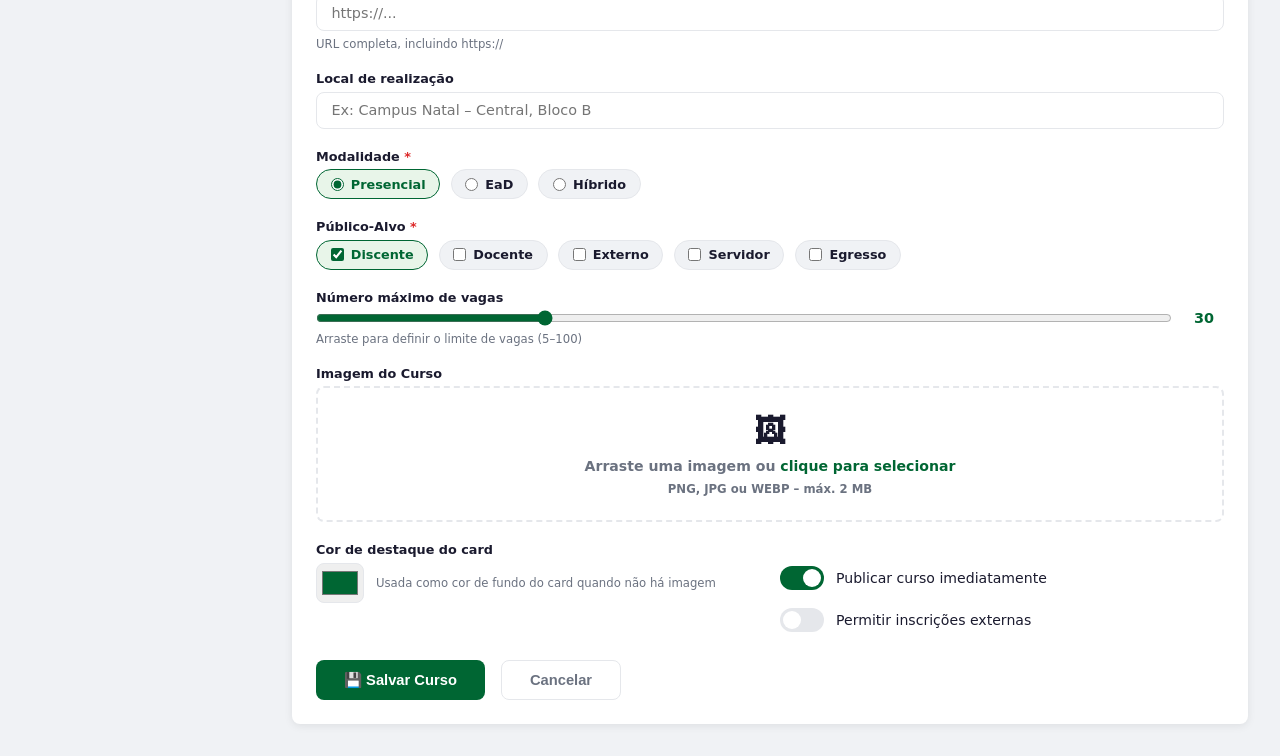
<file: perfil.html>
<!DOCTYPE html>
<html lang="pt-BR">
<head>
  <meta charset="UTF-8" />
  <meta name="viewport" content="width=device-width, initial-scale=1.0" />
  <title>Dashboard – IFRN FIC</title>
  <link rel="stylesheet" href="assets/css/perfil.css" />
</head>
<body>

<div class="sidebar-overlay" id="sidebar-overlay"></div>

<aside class="sidebar" id="sidebar">
  <div class="sidebar-header">
    <div class="avatar">BG</div>
    <div>
      <div class="user-name">Bruno Gomes</div>
      <div class="user-role">Administrador</div>
    </div>
  </div>

  <nav class="sidebar-nav">
    <div class="nav-section">Principal</div>
    <a href="#" class="nav-item active"><span class="nav-icon">🏠</span> Inicial</a>
    <a href="#" class="nav-item"><span class="nav-icon">👤</span> Meus Dados</a>
    <a href="#" class="nav-item"><span class="nav-icon">📚</span> Meus Cursos</a>

    <div class="nav-section">Gerenciamento</div>
    <a href="#" class="nav-item"><span class="nav-icon">🎓</span> Cursos</a>
    <a href="#" class="nav-item"><span class="nav-icon">🏷</span> Áreas</a>
    <a href="#" class="nav-item"><span class="nav-icon">👥</span> Públicos-Alvo</a>
    <a href="#" class="nav-item"><span class="nav-icon">🔑</span> Usuários</a>

    <div class="nav-section">Sessão</div>
    <a href="index.html" class="nav-item danger"><span class="nav-icon">🚪</span> Sair</a>
  </nav>

  <div class="sidebar-footer">IFRN FIC © 2025</div>
</aside>

<div class="topbar">
  <button class="hamburger" id="hamburger" aria-label="Menu">
    <span></span><span></span><span></span>
  </button>
  <div class="logo-text">IFRN FIC<span>Dashboard</span></div>
  <div class="avatar" style="width:36px;height:36px;font-size:1rem;">BG</div>
</div>

<main class="main">

  <div>
    <h1 class="page-title">Dashboard</h1>
    <p class="page-subtitle">Bem-vindo de volta, Bruno. Confira o resumo abaixo.</p>
  </div>

  <div class="stats-grid">
    <div class="stat-card">
      <div class="stat-icon green">🎓</div>
      <div class="stat-body">
        <div class="stat-value">24</div>
        <div class="stat-label">Cursos Cadastrados</div>
        <div class="stat-change">↑ 3 este mês</div>
      </div>
    </div>
    <div class="stat-card">
      <div class="stat-icon yellow">🏷</div>
      <div class="stat-body">
        <div class="stat-value">6</div>
        <div class="stat-label">Áreas</div>
        <div class="stat-change">↑ 1 nova</div>
      </div>
    </div>
    <div class="stat-card">
      <div class="stat-icon blue">👥</div>
      <div class="stat-body">
        <div class="stat-value">142</div>
        <div class="stat-label">Inscritos no mês</div>
        <div class="stat-change">↑ 18% vs. mês anterior</div>
      </div>
    </div>
    <div class="stat-card">
      <div class="stat-icon purple">🔑</div>
      <div class="stat-body">
        <div class="stat-value">12</div>
        <div class="stat-label">Usuários Ativos</div>
        <div class="stat-change">↑ 2 novos</div>
      </div>
    </div>
  </div>

  <div class="section-card">
    <div class="section-card-header">
      <h2>Gerenciamento de Cursos</h2>
      <button class="btn-sm btn-primary">＋ Cadastrar Curso</button>
    </div>
    <div class="section-card-body">
      <div class="table-toolbar">
        <input type="text" class="search-input" placeholder="🔍  Buscar curso..." />
        <select class="filter-select">
          <option>Todas as áreas</option>
          <option>Informática</option>
          <option>Eventos</option>
          <option>Eletromecânica</option>
          <option>Mecânica</option>
        </select>
        <select class="filter-select">
          <option>Todos os públicos</option>
          <option>Discente</option>
          <option>Docente</option>
          <option>Externo</option>
        </select>
        <button class="btn-sm btn-outline-sm">Filtrar</button>
      </div>
      <div class="table-wrap">
        <table>
          <thead>
            <tr>
              <th>Foto</th>
              <th>Nome do Curso</th>
              <th>Área</th>
              <th>Público</th>
              <th>Carga Horária</th>
              <th>Ações</th>
            </tr>
          </thead>
          <tbody>
            <tr>
              <td><div class="td-img">💻</div></td>
              <td><div class="td-name">Introdução à Programação com Python<span>Cadastrado em 10/04/2025</span></div></td>
              <td><span class="badge badge-info">Informática</span></td>
              <td>Discente / Externo</td>
              <td>60h</td>
              <td><div class="td-actions"><button class="btn-sm btn-outline-sm">✏ Editar</button><button class="btn-sm btn-danger-sm">🗑 Remover</button></div></td>
            </tr>
            <tr>
              <td><div class="td-img">🎪</div></td>
              <td><div class="td-name">Organização e Gestão de Eventos<span>Cadastrado em 05/04/2025</span></div></td>
              <td><span class="badge badge-events">Eventos</span></td>
              <td>Externo</td>
              <td>40h</td>
              <td><div class="td-actions"><button class="btn-sm btn-outline-sm">✏ Editar</button><button class="btn-sm btn-danger-sm">🗑 Remover</button></div></td>
            </tr>
            <tr>
              <td><div class="td-img">⚙️</div></td>
              <td><div class="td-name">Manutenção de Motores Elétricos<span>Cadastrado em 01/04/2025</span></div></td>
              <td><span class="badge badge-mec">Eletromecânica</span></td>
              <td>Discente / Docente</td>
              <td>80h</td>
              <td><div class="td-actions"><button class="btn-sm btn-outline-sm">✏ Editar</button><button class="btn-sm btn-danger-sm">🗑 Remover</button></div></td>
            </tr>
            <tr>
              <td><div class="td-img">🔩</div></td>
              <td><div class="td-name">Tornearia Mecânica Básica<span>Cadastrado em 28/03/2025</span></div></td>
              <td><span class="badge badge-mec">Mecânica</span></td>
              <td>Discente</td>
              <td>100h</td>
              <td><div class="td-actions"><button class="btn-sm btn-outline-sm">✏ Editar</button><button class="btn-sm btn-danger-sm">🗑 Remover</button></div></td>
            </tr>
            <tr>
              <td><div class="td-img">🌐</div></td>
              <td><div class="td-name">Desenvolvimento Web com HTML e CSS<span>Cadastrado em 20/03/2025</span></div></td>
              <td><span class="badge badge-info">Informática</span></td>
              <td>Externo</td>
              <td>60h</td>
              <td><div class="td-actions"><button class="btn-sm btn-outline-sm">✏ Editar</button><button class="btn-sm btn-danger-sm">🗑 Remover</button></div></td>
            </tr>
          </tbody>
        </table>
      </div>
      <div class="pagination">
        <button class="page-btn">‹</button>
        <button class="page-btn active">1</button>
        <button class="page-btn">2</button>
        <button class="page-btn">3</button>
        <span style="color:var(--text-muted);padding:0 .2rem">…</span>
        <button class="page-btn">5</button>
        <button class="page-btn">›</button>
      </div>
    </div>
  </div>

  <div class="section-card">
    <div class="section-card-header">
      <h2>Cadastrar / Editar Curso</h2>
      <span style="font-size:.8rem;color:var(--text-muted)">* campos obrigatórios</span>
    </div>
    <div class="section-card-body">
      <form id="course-form" novalidate>
        <div class="form-section">

          <div class="form-group">
            <label>Título do Curso <span class="required">*</span></label>
            <input type="text" placeholder="Ex: Introdução à Programação com Python" required />
          </div>

          <div class="form-group">
            <label>Área <span class="required">*</span></label>
            <select required>
              <option value="">Selecione a área</option>
              <option>Informática</option>
              <option>Eventos</option>
              <option>Eletromecânica</option>
              <option>Mecânica</option>
              <option>Administração</option>
              <option>Saúde</option>
            </select>
          </div>

          <div class="form-group full">
            <label>Resumo / Descrição <span class="required">*</span></label>
            <textarea placeholder="Descreva o curso, objetivos, conteúdo programático..." required></textarea>
          </div>

          <div class="form-group">
            <label>Carga Horária (horas) <span class="required">*</span></label>
            <input type="number" placeholder="Ex: 60" min="1" required />
          </div>

          <div class="form-group">
            <label>Data de Início <span class="required">*</span></label>
            <input type="date" required />
          </div>

          <div class="form-group">
            <label>Data de Término</label>
            <input type="date" />
          </div>

          <div class="form-group">
            <label>Horário de início</label>
            <input type="time" />
          </div>

          <div class="form-group">
            <label>E-mail de contato</label>
            <input type="email" placeholder="coordenacao@ifrn.edu.br" />
          </div>

          <div class="form-group full">
            <label>Link de Inscrições</label>
            <input type="url" placeholder="https://..." />
            <span class="hint">URL completa, incluindo https://</span>
          </div>

          <div class="form-group full">
            <label>Local de realização</label>
            <input type="text" placeholder="Ex: Campus Natal – Central, Bloco B" />
          </div>

          <div class="form-group full">
            <label>Modalidade <span class="required">*</span></label>
            <div class="radio-group">
              <label class="radio-item"><input type="radio" name="modalidade" value="presencial" checked /> Presencial</label>
              <label class="radio-item"><input type="radio" name="modalidade" value="ead" /> EaD</label>
              <label class="radio-item"><input type="radio" name="modalidade" value="hibrido" /> Híbrido</label>
            </div>
          </div>

          <div class="form-group full">
            <label>Público-Alvo <span class="required">*</span></label>
            <div class="check-group">
              <label class="check-item"><input type="checkbox" value="discente" checked /> Discente</label>
              <label class="check-item"><input type="checkbox" value="docente" /> Docente</label>
              <label class="check-item"><input type="checkbox" value="externo" /> Externo</label>
              <label class="check-item"><input type="checkbox" value="servidor" /> Servidor</label>
              <label class="check-item"><input type="checkbox" value="egresso" /> Egresso</label>
            </div>
          </div>

          <div class="form-group full">
            <label>Número máximo de vagas</label>
            <div class="range-row">
              <input type="range" id="vagas" min="5" max="100" step="5" value="30" oninput="document.getElementById('vagas-val').textContent=this.value" />
              <span class="range-value" id="vagas-val">30</span>
            </div>
            <span class="hint">Arraste para definir o limite de vagas (5–100)</span>
          </div>

          <div class="form-group full">
            <label>Imagem do Curso</label>
            <div class="file-drop" onclick="document.getElementById('img-upload').click()">
              <input type="file" id="img-upload" accept="image/*" />
              <label>
                <span class="file-icon">🖼</span>
                <span class="file-text">Arraste uma imagem ou <span class="file-link">clique para selecionar</span></span>
                <span class="hint">PNG, JPG ou WEBP – máx. 2 MB</span>
              </label>
            </div>
          </div>

          <div class="form-group">
            <label>Cor de destaque do card</label>
            <div style="display:flex;align-items:center;gap:.75rem;">
              <input type="color" value="#006633" id="cor-destaque" />
              <span class="hint">Usada como cor de fundo do card quando não há imagem</span>
            </div>
          </div>

          <div class="form-group" style="justify-content:flex-end;padding-top:1.5rem;">
            <div class="toggle-row">
              <label class="toggle"><input type="checkbox" checked /><span class="toggle-slider"></span></label>
              <span class="toggle-label">Publicar curso imediatamente</span>
            </div>
            <div class="toggle-row" style="margin-top:.75rem;">
              <label class="toggle"><input type="checkbox" /><span class="toggle-slider"></span></label>
              <span class="toggle-label">Permitir inscrições externas</span>
            </div>
          </div>

          <div class="form-group full">
            <div class="form-actions">
              <button type="submit" class="btn-form-primary">💾 Salvar Curso</button>
              <button type="reset" class="btn-form-secondary">Cancelar</button>
            </div>
          </div>

        </div>
      </form>
    </div>
  </div>

</main>

<script src="assets/js/perfil.js"></script>
</body>
</html>
</file>
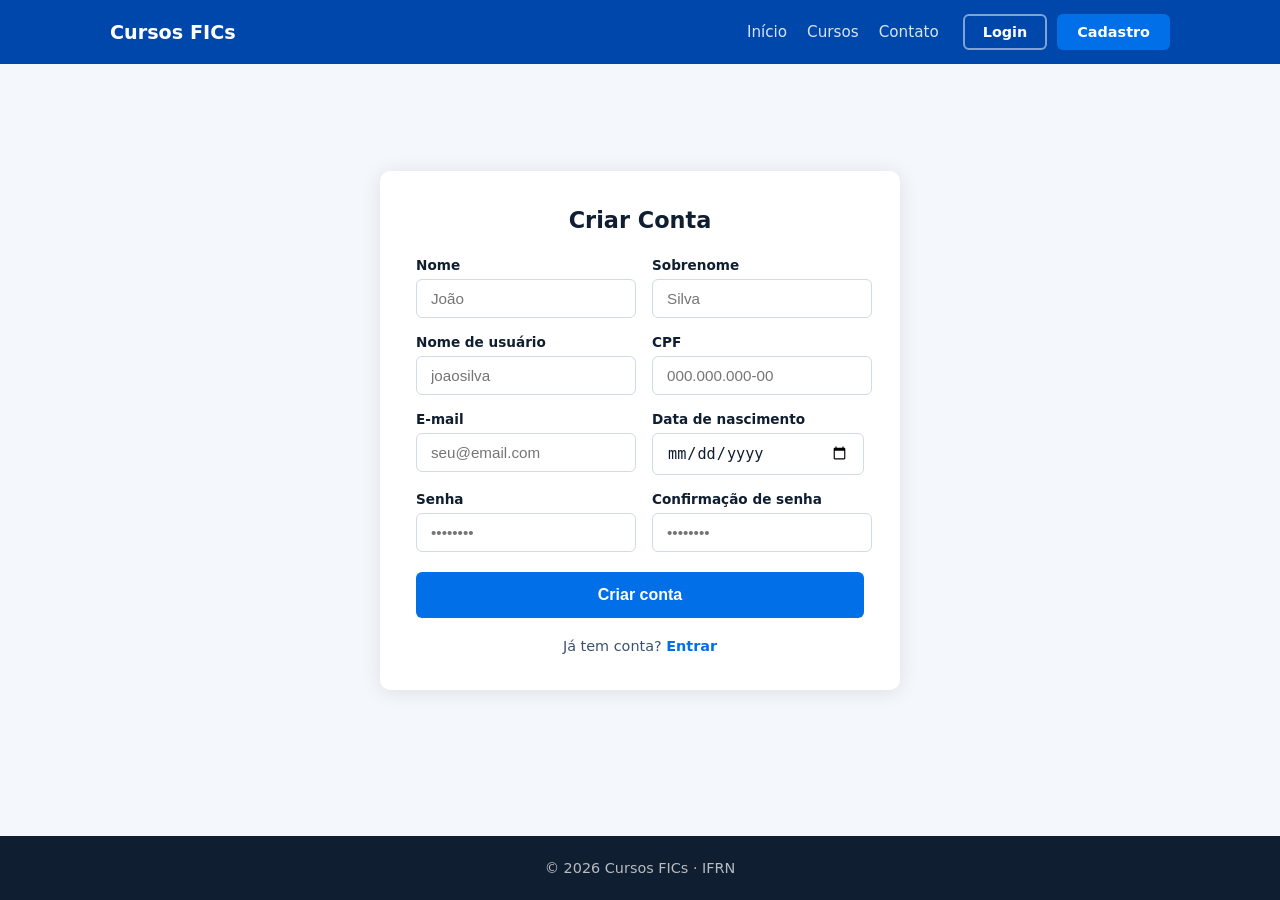
<file: 01_simples/cadastro.html>
<!DOCTYPE html>
<html lang="pt-BR">
<head>
  <meta charset="UTF-8">
  <meta name="viewport" content="width=device-width, initial-scale=1.0">
  <title>Cadastro &mdash; Cursos FICs</title>
  <link rel="stylesheet" href="assets/css/styles.css">
  <link rel="stylesheet" href="assets/css/cadastro.css">
</head>
<body>

  <header class="header">
    <div class="container header-inner">
      <a href="index.html" class="brand">Cursos FICs</a>
      <nav class="nav">
        <a href="index.html">Início</a>
        <a href="cursos.html">Cursos</a>
        <a href="#contato">Contato</a>
      </nav>
      <div class="header-actions">
        <a href="login.html" class="btn btn-outline">Login</a>
        <a href="cadastro.html" class="btn btn-primary">Cadastro</a>
      </div>
      <button class="hamburger" aria-label="Abrir menu" aria-expanded="false">
        <span></span><span></span><span></span>
      </button>
    </div>
    <nav class="mobile-nav">
      <a href="index.html">Início</a>
      <a href="cursos.html">Cursos</a>
      <a href="#contato">Contato</a>
      <a href="login.html">Login</a>
      <a href="cadastro.html">Cadastro</a>
    </nav>
  </header>

  <main>
    <div class="cadastro-card">
      <h1>Criar Conta</h1>

      <form>
        <div class="form-row">
          <div class="form-group">
            <label for="nome">Nome</label>
            <input type="text" id="nome" placeholder="João" required>
          </div>
          <div class="form-group">
            <label for="sobrenome">Sobrenome</label>
            <input type="text" id="sobrenome" placeholder="Silva" required>
          </div>
        </div>

        <div class="form-row">
          <div class="form-group">
            <label for="username">Nome de usuário</label>
            <input type="text" id="username" placeholder="joaosilva" required>
          </div>
          <div class="form-group">
            <label for="cpf">CPF</label>
            <input type="text" id="cpf" placeholder="000.000.000-00" required>
          </div>
        </div>

        <div class="form-row">
          <div class="form-group">
            <label for="email">E-mail</label>
            <input type="email" id="email" placeholder="seu@email.com" required>
          </div>
          <div class="form-group">
            <label for="nascimento">Data de nascimento</label>
            <input type="date" id="nascimento" required>
          </div>
        </div>

        <div class="form-row">
          <div class="form-group">
            <label for="senha">Senha</label>
            <input type="password" id="senha" placeholder="••••••••" required>
          </div>
          <div class="form-group">
            <label for="confirma">Confirmação de senha</label>
            <input type="password" id="confirma" placeholder="••••••••" required>
          </div>
        </div>

        <button type="submit" class="btn btn-primary">Criar conta</button>
      </form>

      <p class="login-link">Já tem conta? <a href="login.html">Entrar</a></p>
    </div>
  </main>

  <footer class="footer" id="contato">
    <div class="container">
      <p>&copy; 2026 Cursos FICs &middot; IFRN</p>
    </div>
  </footer>

  <script src="assets/js/script.js"></script>
</body>
</html>
</file>
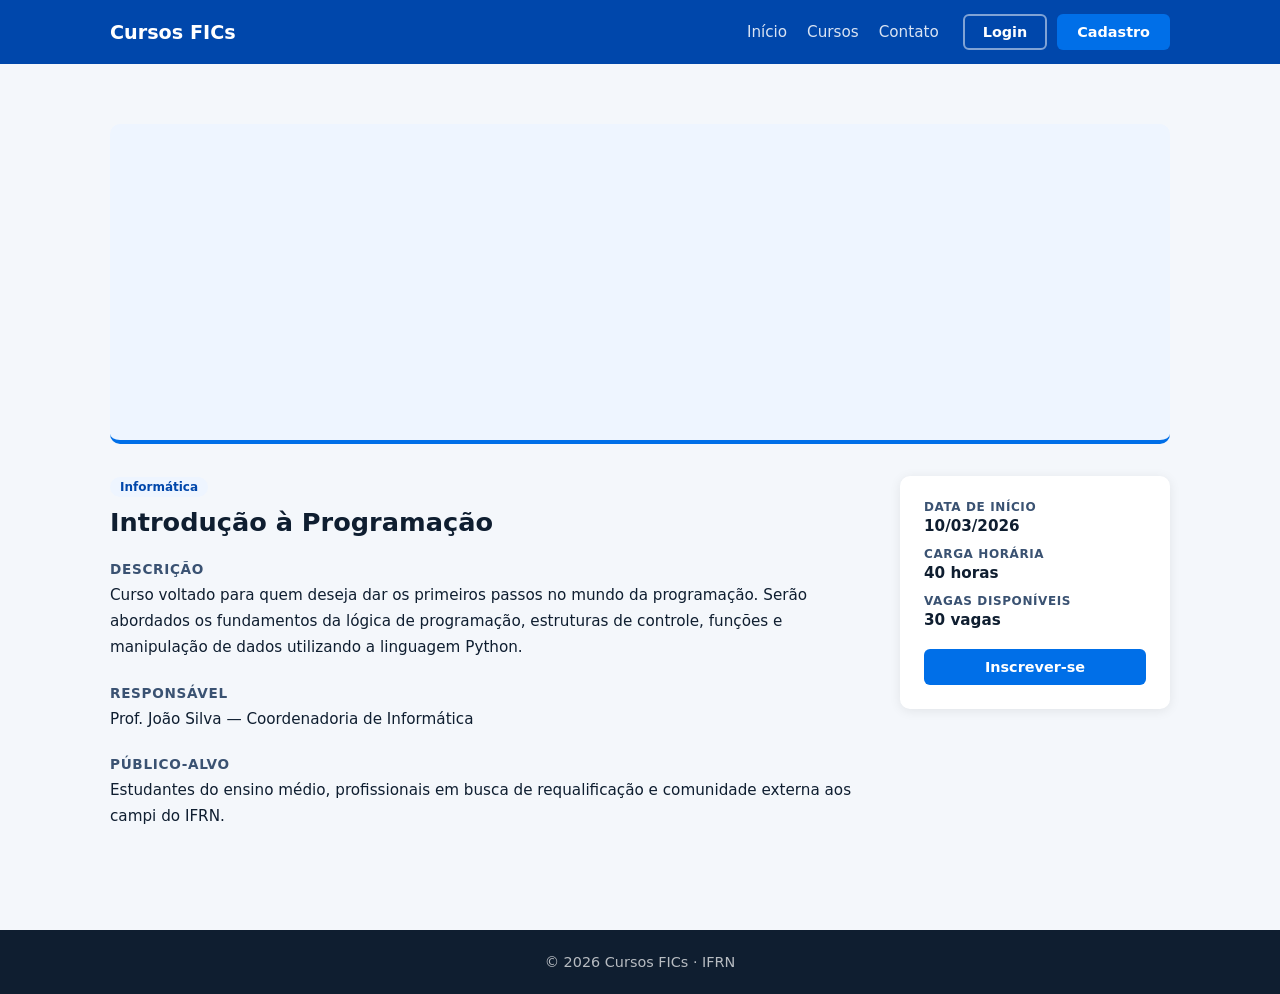
<file: 01_simples/curso_detalhes.html>
<!DOCTYPE html>
<html lang="pt-BR">
<head>
  <meta charset="UTF-8">
  <meta name="viewport" content="width=device-width, initial-scale=1.0">
  <title>Introdução à Programação &mdash; Cursos FICs</title>
  <link rel="stylesheet" href="assets/css/styles.css">
  <link rel="stylesheet" href="assets/css/curso_detalhes.css">
</head>
<body>

  <header class="header">
    <div class="container header-inner">
      <a href="index.html" class="brand">Cursos FICs</a>
      <nav class="nav">
        <a href="index.html">Início</a>
        <a href="cursos.html">Cursos</a>
        <a href="#contato">Contato</a>
      </nav>
      <div class="header-actions">
        <a href="login.html" class="btn btn-outline">Login</a>
        <a href="cadastro.html" class="btn btn-primary">Cadastro</a>
      </div>
      <button class="hamburger" aria-label="Abrir menu" aria-expanded="false">
        <span></span><span></span><span></span>
      </button>
    </div>
    <nav class="mobile-nav">
      <a href="index.html">Início</a>
      <a href="cursos.html">Cursos</a>
      <a href="#contato">Contato</a>
      <a href="login.html">Login</a>
      <a href="cadastro.html">Cadastro</a>
    </nav>
  </header>

  <main class="section container">

    <div class="cd-img"></div>

    <div class="cd-layout">

      <div class="cd-main">
        <span class="badge">Informática</span>
        <h1>Introdução à Programação</h1>

        <div class="cd-section">
          <h2>Descrição</h2>
          <p>
            Curso voltado para quem deseja dar os primeiros passos no mundo da programação.
            Serão abordados os fundamentos da lógica de programação, estruturas de controle,
            funções e manipulação de dados utilizando a linguagem Python.
          </p>
        </div>

        <div class="cd-section">
          <h2>Responsável</h2>
          <p>Prof. João Silva &mdash; Coordenadoria de Informática</p>
        </div>

        <div class="cd-section">
          <h2>Público-alvo</h2>
          <p>Estudantes do ensino médio, profissionais em busca de requalificação e comunidade externa aos campi do IFRN.</p>
        </div>
      </div>

      <aside class="cd-card">
        <div class="cd-meta">
          <div class="cd-meta-item">
            <strong>Data de início</strong>
            <span>10/03/2026</span>
          </div>
          <div class="cd-meta-item">
            <strong>Carga horária</strong>
            <span>40 horas</span>
          </div>
          <div class="cd-meta-item">
            <strong>Vagas disponíveis</strong>
            <span>30 vagas</span>
          </div>
        </div>
        <a href="cadastro.html" class="btn btn-primary" style="text-align:center">Inscrever-se</a>
      </aside>

    </div>
  </main>

  <footer class="footer" id="contato">
    <div class="container">
      <p>&copy; 2026 Cursos FICs &middot; IFRN</p>
    </div>
  </footer>

  <script src="assets/js/script.js"></script>
</body>
</html>
</file>
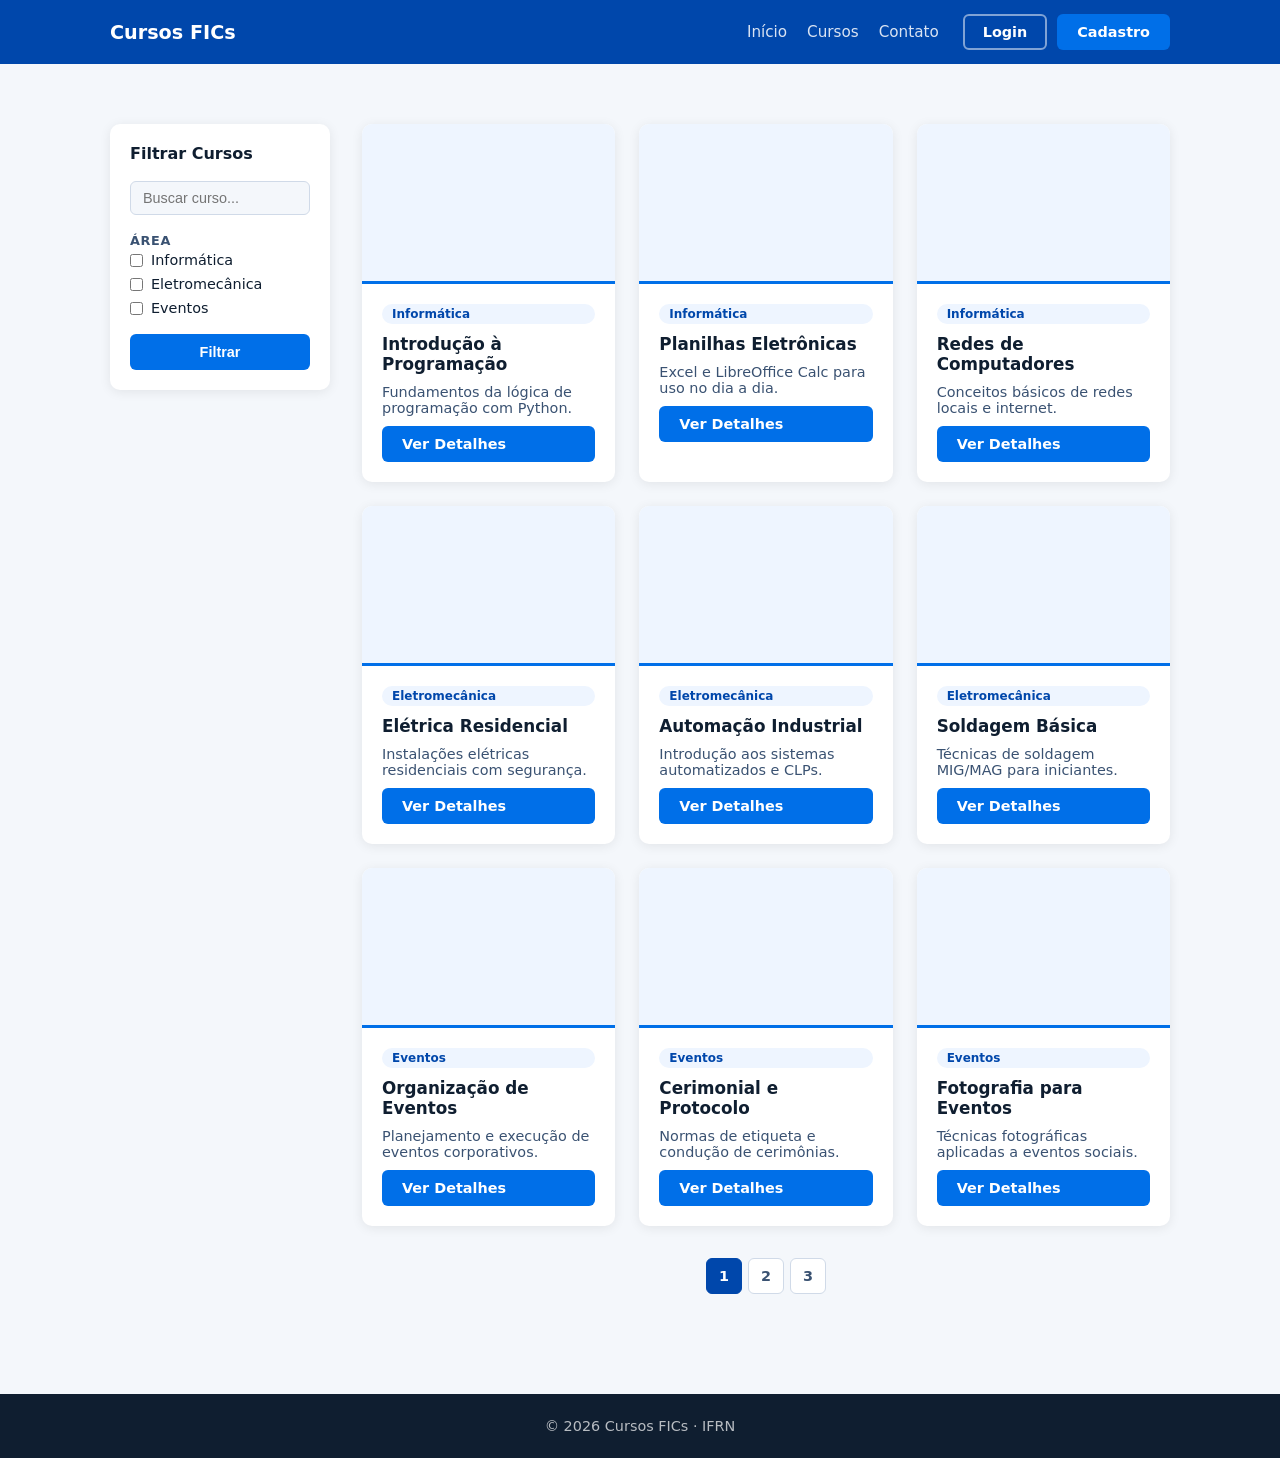
<file: 01_simples/cursos.html>
<!DOCTYPE html>
<html lang="pt-BR">
<head>
  <meta charset="UTF-8">
  <meta name="viewport" content="width=device-width, initial-scale=1.0">
  <title>Cursos &mdash; Cursos FICs</title>
  <link rel="stylesheet" href="assets/css/styles.css">
  <link rel="stylesheet" href="assets/css/cursos.css">
</head>
<body>

  <header class="header">
    <div class="container header-inner">
      <a href="index.html" class="brand">Cursos FICs</a>
      <nav class="nav">
        <a href="index.html">Início</a>
        <a href="cursos.html">Cursos</a>
        <a href="#contato">Contato</a>
      </nav>
      <div class="header-actions">
        <a href="login.html" class="btn btn-outline">Login</a>
        <a href="cadastro.html" class="btn btn-primary">Cadastro</a>
      </div>
      <button class="hamburger" aria-label="Abrir menu" aria-expanded="false">
        <span></span><span></span><span></span>
      </button>
    </div>
    <nav class="mobile-nav">
      <a href="index.html">Início</a>
      <a href="cursos.html">Cursos</a>
      <a href="#contato">Contato</a>
      <a href="login.html">Login</a>
      <a href="cadastro.html">Cadastro</a>
    </nav>
  </header>

  <main class="section container">
    <div class="cursos-layout">

      <aside class="sidebar">
        <h3>Filtrar Cursos</h3>

        <input type="search" placeholder="Buscar curso...">

        <fieldset>
          <legend>Área</legend>
          <label><input type="checkbox"> Informática</label>
          <label><input type="checkbox"> Eletromecânica</label>
          <label><input type="checkbox"> Eventos</label>
        </fieldset>

        <button class="btn btn-primary" style="width:100%">Filtrar</button>
      </aside>

      <div>
        <div class="courses-grid">

          <div class="card">
            <div class="card-img"></div>
            <div class="card-body">
              <span class="badge">Informática</span>
              <h3>Introdução à Programação</h3>
              <p>Fundamentos da lógica de programação com Python.</p>
              <a href="curso_detalhes.html" class="btn btn-primary">Ver Detalhes</a>
            </div>
          </div>

          <div class="card">
            <div class="card-img"></div>
            <div class="card-body">
              <span class="badge">Informática</span>
              <h3>Planilhas Eletrônicas</h3>
              <p>Excel e LibreOffice Calc para uso no dia a dia.</p>
              <a href="curso_detalhes.html" class="btn btn-primary">Ver Detalhes</a>
            </div>
          </div>

          <div class="card">
            <div class="card-img"></div>
            <div class="card-body">
              <span class="badge">Informática</span>
              <h3>Redes de Computadores</h3>
              <p>Conceitos básicos de redes locais e internet.</p>
              <a href="curso_detalhes.html" class="btn btn-primary">Ver Detalhes</a>
            </div>
          </div>

          <div class="card">
            <div class="card-img"></div>
            <div class="card-body">
              <span class="badge">Eletromecânica</span>
              <h3>Elétrica Residencial</h3>
              <p>Instalações elétricas residenciais com segurança.</p>
              <a href="curso_detalhes.html" class="btn btn-primary">Ver Detalhes</a>
            </div>
          </div>

          <div class="card">
            <div class="card-img"></div>
            <div class="card-body">
              <span class="badge">Eletromecânica</span>
              <h3>Automação Industrial</h3>
              <p>Introdução aos sistemas automatizados e CLPs.</p>
              <a href="curso_detalhes.html" class="btn btn-primary">Ver Detalhes</a>
            </div>
          </div>

          <div class="card">
            <div class="card-img"></div>
            <div class="card-body">
              <span class="badge">Eletromecânica</span>
              <h3>Soldagem Básica</h3>
              <p>Técnicas de soldagem MIG/MAG para iniciantes.</p>
              <a href="curso_detalhes.html" class="btn btn-primary">Ver Detalhes</a>
            </div>
          </div>

          <div class="card">
            <div class="card-img"></div>
            <div class="card-body">
              <span class="badge">Eventos</span>
              <h3>Organização de Eventos</h3>
              <p>Planejamento e execução de eventos corporativos.</p>
              <a href="curso_detalhes.html" class="btn btn-primary">Ver Detalhes</a>
            </div>
          </div>

          <div class="card">
            <div class="card-img"></div>
            <div class="card-body">
              <span class="badge">Eventos</span>
              <h3>Cerimonial e Protocolo</h3>
              <p>Normas de etiqueta e condução de cerimônias.</p>
              <a href="curso_detalhes.html" class="btn btn-primary">Ver Detalhes</a>
            </div>
          </div>

          <div class="card">
            <div class="card-img"></div>
            <div class="card-body">
              <span class="badge">Eventos</span>
              <h3>Fotografia para Eventos</h3>
              <p>Técnicas fotográficas aplicadas a eventos sociais.</p>
              <a href="curso_detalhes.html" class="btn btn-primary">Ver Detalhes</a>
            </div>
          </div>

        </div>

        <nav class="pagination" aria-label="Paginação">
          <a href="#" class="active">1</a>
          <a href="#">2</a>
          <a href="#">3</a>
        </nav>
      </div>

    </div>
  </main>

  <footer class="footer" id="contato">
    <div class="container">
      <p>&copy; 2026 Cursos FICs &middot; IFRN</p>
    </div>
  </footer>

  <script src="assets/js/script.js"></script>
</body>
</html>
</file>
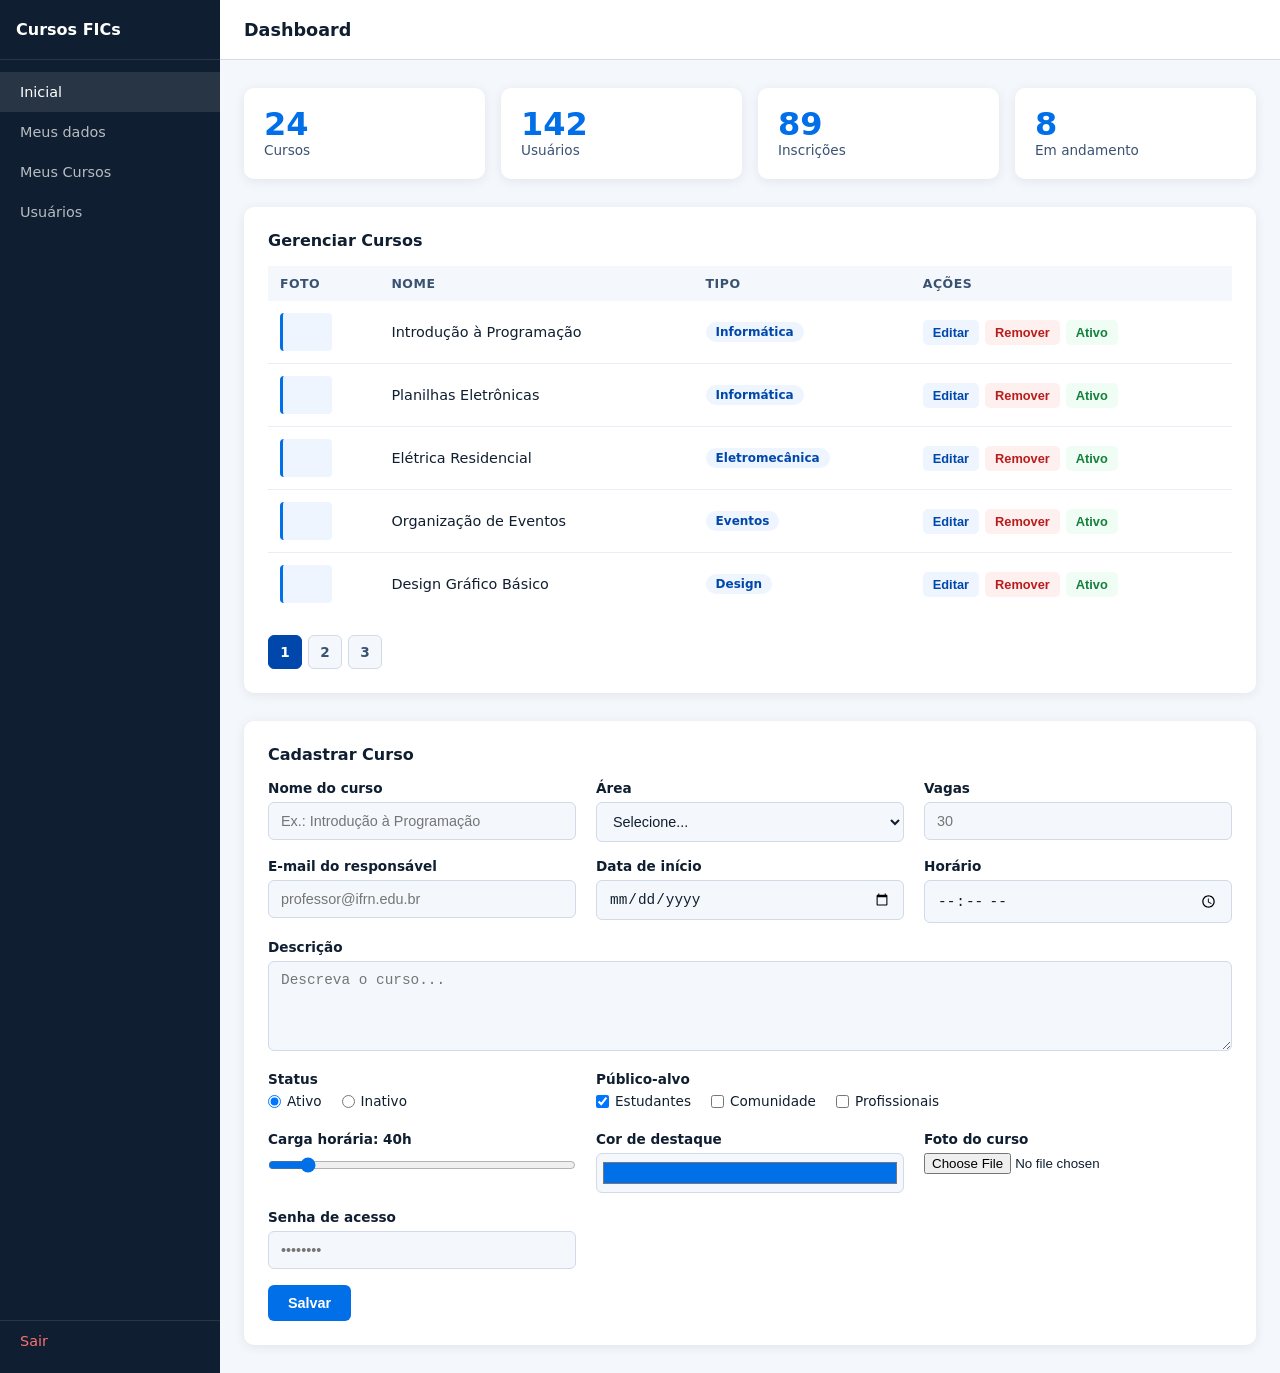
<file: 01_simples/dashboard.html>
<!DOCTYPE html>
<html lang="pt-BR">
<head>
  <meta charset="UTF-8">
  <meta name="viewport" content="width=device-width, initial-scale=1.0">
  <title>Dashboard &mdash; Cursos FICs</title>
  <link rel="stylesheet" href="assets/css/styles.css">
  <link rel="stylesheet" href="assets/css/dashboard.css">
</head>
<body>

<div class="db-layout">

  <!-- ── Sidebar ── -->
  <aside class="db-sidebar" id="sidebar">
    <div class="db-sidebar-header">
      <a href="index.html" class="brand">Cursos FICs</a>
      <button class="db-close" id="sidebarClose" aria-label="Fechar menu">&#x2715;</button>
    </div>
    <nav class="db-nav">
      <a href="#" class="active">Inicial</a>
      <a href="#">Meus dados</a>
      <a href="#">Meus Cursos</a>
      <a href="#">Usuários</a>
      <a href="login.html" class="db-sair">Sair</a>
    </nav>
  </aside>

  <div class="db-overlay" id="overlay"></div>

  <!-- ── Content ── -->
  <div class="db-content">

    <header class="db-topbar">
      <button class="db-hamburger" id="sidebarToggle" aria-label="Abrir menu">&#9776;</button>
      <h1>Dashboard</h1>
    </header>

    <main class="db-main">

      <!-- Stats -->
      <div class="db-stats">
        <div class="db-stat">
          <strong>24</strong>
          <span>Cursos</span>
        </div>
        <div class="db-stat">
          <strong>142</strong>
          <span>Usuários</span>
        </div>
        <div class="db-stat">
          <strong>89</strong>
          <span>Inscrições</span>
        </div>
        <div class="db-stat">
          <strong>8</strong>
          <span>Em andamento</span>
        </div>
      </div>

      <!-- Tabela de cursos -->
      <div class="db-section">
        <h2>Gerenciar Cursos</h2>
        <table class="db-table">
          <thead>
            <tr>
              <th>Foto</th>
              <th>Nome</th>
              <th>Tipo</th>
              <th>Ações</th>
            </tr>
          </thead>
          <tbody>
            <tr>
              <td><div class="db-thumb"></div></td>
              <td>Introdução à Programação</td>
              <td><span class="badge">Informática</span></td>
              <td>
                <div class="db-actions">
                  <button class="db-btn db-btn-edit">Editar</button>
                  <button class="db-btn db-btn-del">Remover</button>
                  <button class="db-btn db-btn-toggle">Ativo</button>
                </div>
              </td>
            </tr>
            <tr>
              <td><div class="db-thumb"></div></td>
              <td>Planilhas Eletrônicas</td>
              <td><span class="badge">Informática</span></td>
              <td>
                <div class="db-actions">
                  <button class="db-btn db-btn-edit">Editar</button>
                  <button class="db-btn db-btn-del">Remover</button>
                  <button class="db-btn db-btn-toggle">Ativo</button>
                </div>
              </td>
            </tr>
            <tr>
              <td><div class="db-thumb"></div></td>
              <td>Elétrica Residencial</td>
              <td><span class="badge">Eletromecânica</span></td>
              <td>
                <div class="db-actions">
                  <button class="db-btn db-btn-edit">Editar</button>
                  <button class="db-btn db-btn-del">Remover</button>
                  <button class="db-btn db-btn-toggle">Ativo</button>
                </div>
              </td>
            </tr>
            <tr>
              <td><div class="db-thumb"></div></td>
              <td>Organização de Eventos</td>
              <td><span class="badge">Eventos</span></td>
              <td>
                <div class="db-actions">
                  <button class="db-btn db-btn-edit">Editar</button>
                  <button class="db-btn db-btn-del">Remover</button>
                  <button class="db-btn db-btn-toggle">Ativo</button>
                </div>
              </td>
            </tr>
            <tr>
              <td><div class="db-thumb"></div></td>
              <td>Design Gráfico Básico</td>
              <td><span class="badge">Design</span></td>
              <td>
                <div class="db-actions">
                  <button class="db-btn db-btn-edit">Editar</button>
                  <button class="db-btn db-btn-del">Remover</button>
                  <button class="db-btn db-btn-toggle">Ativo</button>
                </div>
              </td>
            </tr>
          </tbody>
        </table>

        <nav class="pagination" aria-label="Paginação">
          <a href="#" class="active">1</a>
          <a href="#">2</a>
          <a href="#">3</a>
        </nav>
      </div>

      <!-- Formulário template -->
      <div class="db-section">
        <h2>Cadastrar Curso</h2>
        <form>
          <div class="db-form-grid">

            <!-- text -->
            <div class="db-form-group">
              <label for="f-nome">Nome do curso</label>
              <input type="text" id="f-nome" placeholder="Ex.: Introdução à Programação">
            </div>

            <!-- select -->
            <div class="db-form-group">
              <label for="f-area">Área</label>
              <select id="f-area">
                <option value="">Selecione...</option>
                <option>Informática</option>
                <option>Eletromecânica</option>
                <option>Eventos</option>
                <option>Design</option>
              </select>
            </div>

            <!-- number -->
            <div class="db-form-group">
              <label for="f-vagas">Vagas</label>
              <input type="number" id="f-vagas" min="1" placeholder="30">
            </div>

            <!-- email -->
            <div class="db-form-group">
              <label for="f-email">E-mail do responsável</label>
              <input type="email" id="f-email" placeholder="professor@ifrn.edu.br">
            </div>

            <!-- date -->
            <div class="db-form-group">
              <label for="f-data">Data de início</label>
              <input type="date" id="f-data">
            </div>

            <!-- time -->
            <div class="db-form-group">
              <label for="f-hora">Horário</label>
              <input type="time" id="f-hora">
            </div>

            <!-- textarea (full width) -->
            <div class="db-form-group db-col-3">
              <label for="f-desc">Descrição</label>
              <textarea id="f-desc" placeholder="Descreva o curso..."></textarea>
            </div>

            <!-- radio -->
            <div class="db-form-group">
              <label>Status</label>
              <div class="db-inline">
                <label><input type="radio" name="status" value="ativo" checked> Ativo</label>
                <label><input type="radio" name="status" value="inativo"> Inativo</label>
              </div>
            </div>

            <!-- checkbox -->
            <div class="db-form-group db-col-2">
              <label>Público-alvo</label>
              <div class="db-inline">
                <label><input type="checkbox" checked> Estudantes</label>
                <label><input type="checkbox"> Comunidade</label>
                <label><input type="checkbox"> Profissionais</label>
              </div>
            </div>

            <!-- range -->
            <div class="db-form-group">
              <label for="f-carga">Carga horária: <span id="cargaVal">40</span>h</label>
              <input type="range" id="f-carga" min="20" max="200" value="40"
                     oninput="document.getElementById('cargaVal').textContent=this.value">
            </div>

            <!-- color -->
            <div class="db-form-group">
              <label for="f-cor">Cor de destaque</label>
              <input type="color" id="f-cor" value="#006fe8">
            </div>

            <!-- file -->
            <div class="db-form-group">
              <label for="f-foto">Foto do curso</label>
              <input type="file" id="f-foto" accept="image/*">
            </div>

            <!-- password -->
            <div class="db-form-group">
              <label for="f-senha">Senha de acesso</label>
              <input type="password" id="f-senha" placeholder="••••••••">
            </div>

          </div>

          <button type="submit" class="btn btn-primary">Salvar</button>
        </form>
      </div>

    </main>
  </div>
</div>

<script>
  const sidebar = document.getElementById('sidebar');
  const overlay = document.getElementById('overlay');

  function openSidebar() {
    sidebar.classList.add('is-open');
    overlay.classList.add('is-open');
  }
  function closeSidebar() {
    sidebar.classList.remove('is-open');
    overlay.classList.remove('is-open');
  }

  document.getElementById('sidebarToggle').addEventListener('click', openSidebar);
  document.getElementById('sidebarClose').addEventListener('click', closeSidebar);
  overlay.addEventListener('click', closeSidebar);
</script>

</body>
</html>
</file>
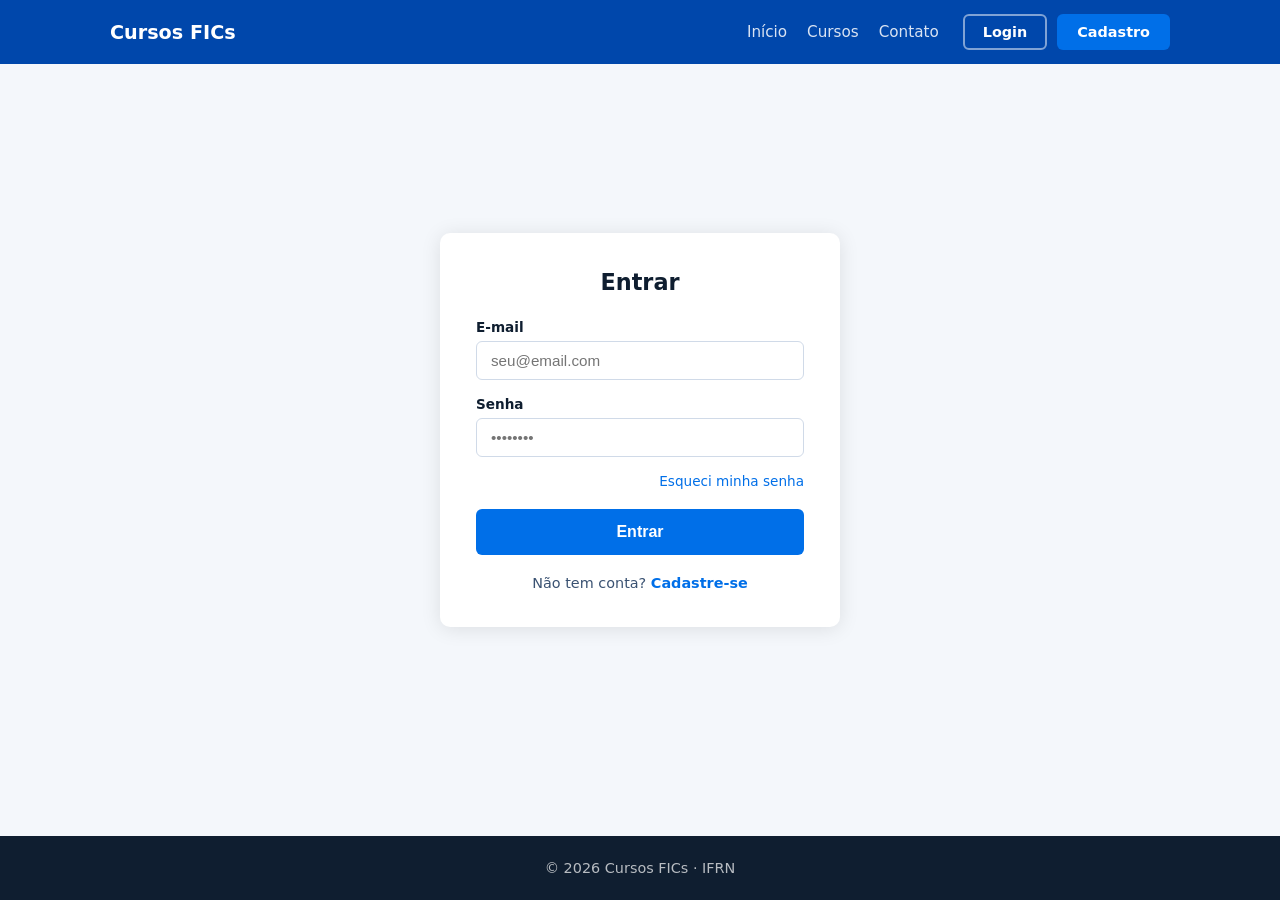
<file: 01_simples/login.html>
<!DOCTYPE html>
<html lang="pt-BR">
<head>
  <meta charset="UTF-8">
  <meta name="viewport" content="width=device-width, initial-scale=1.0">
  <title>Login &mdash; Cursos FICs</title>
  <link rel="stylesheet" href="assets/css/styles.css">
  <link rel="stylesheet" href="assets/css/login.css">
</head>
<body>

  <header class="header">
    <div class="container header-inner">
      <a href="index.html" class="brand">Cursos FICs</a>
      <nav class="nav">
        <a href="index.html">Início</a>
        <a href="cursos.html">Cursos</a>
        <a href="#contato">Contato</a>
      </nav>
      <div class="header-actions">
        <a href="login.html" class="btn btn-outline">Login</a>
        <a href="cadastro.html" class="btn btn-primary">Cadastro</a>
      </div>
      <button class="hamburger" aria-label="Abrir menu" aria-expanded="false">
        <span></span><span></span><span></span>
      </button>
    </div>
    <nav class="mobile-nav">
      <a href="index.html">Início</a>
      <a href="cursos.html">Cursos</a>
      <a href="#contato">Contato</a>
      <a href="login.html">Login</a>
      <a href="cadastro.html">Cadastro</a>
    </nav>
  </header>

  <main>
    <div class="login-card">
      <h1>Entrar</h1>

      <form>
        <div class="form-group">
          <label for="email">E-mail</label>
          <input type="email" id="email" placeholder="seu@email.com" required>
        </div>

        <div class="form-group">
          <label for="senha">Senha</label>
          <input type="password" id="senha" placeholder="••••••••" required>
        </div>

        <a href="#" class="forgot">Esqueci minha senha</a>

        <button type="submit" class="btn btn-primary">Entrar</button>
      </form>

      <p class="register-link">Não tem conta? <a href="cadastro.html">Cadastre-se</a></p>
    </div>
  </main>

  <footer class="footer" id="contato">
    <div class="container">
      <p>&copy; 2026 Cursos FICs &middot; IFRN</p>
    </div>
  </footer>

  <script src="assets/js/script.js"></script>
</body>
</html>
</file>
<file: assets/css/base.css>
/* ── CSS VARIABLES ── */
:root {
  --primary: #006633;
  --primary-dark: #004d26;
  --primary-light: #e8f5e9;
  --accent: #ffcc00;
  --accent-dark: #e6b800;
  --text: #1a1a2e;
  --text-muted: #6b7280;
  --bg: #f9fafb;
  --white: #ffffff;
  --border: #e5e7eb;
  --radius: 8px;
  --shadow: 0 2px 8px rgba(0,0,0,.08);
  --shadow-md: 0 4px 20px rgba(0,0,0,.12);
}

/* ── RESET ── */
*, *::before, *::after { box-sizing: border-box; margin: 0; padding: 0; }
body { font-family: 'Segoe UI', system-ui, sans-serif; background: var(--bg); color: var(--text); }
a { text-decoration: none; color: inherit; }
img { max-width: 100%; display: block; }

/* ── NAV ── */
nav {
  background: var(--primary);
  position: sticky; top: 0; z-index: 100;
  box-shadow: var(--shadow-md);
}
.nav-inner {
  max-width: 1200px; margin: 0 auto;
  display: flex; align-items: center; justify-content: space-between;
  padding: 0 1.25rem; height: 64px;
}
.logo { display: flex; align-items: center; gap: .75rem; }
.logo-icon {
  width: 40px; height: 40px; border-radius: 50%;
  background: var(--accent); display: flex; align-items: center; justify-content: center;
  font-weight: 800; font-size: 1rem; color: var(--primary-dark);
}
.logo-text { color: var(--white); font-weight: 700; font-size: 1.1rem; line-height: 1.2; }
.logo-text span { display: block; font-size: .7rem; font-weight: 400; opacity: .85; }

.nav-links { display: flex; align-items: center; gap: .25rem; }
.nav-links a {
  color: rgba(255,255,255,.9); padding: .5rem .85rem;
  border-radius: var(--radius); font-size: .9rem; transition: background .2s;
}
.nav-links a:hover, .nav-links a.active { background: rgba(255,255,255,.15); color: var(--white); }
.nav-divider { width: 1px; height: 24px; background: rgba(255,255,255,.3); margin: 0 .5rem; }
.btn-nav {
  padding: .45rem 1rem; border-radius: var(--radius);
  font-size: .85rem; font-weight: 600; transition: all .2s; cursor: pointer;
}
.btn-login { background: transparent; border: 1.5px solid rgba(255,255,255,.7); color: var(--white); }
.btn-login:hover { background: rgba(255,255,255,.15); }
.btn-cadastro { background: var(--accent); border: 1.5px solid var(--accent); color: var(--primary-dark); }
.btn-cadastro:hover { background: var(--accent-dark); }
.btn-perfil, .btn-sair { display: none; }

.hamburger {
  display: none; flex-direction: column; gap: 5px;
  background: none; border: none; cursor: pointer; padding: .5rem;
}
.hamburger span { display: block; width: 24px; height: 2px; background: var(--white); border-radius: 2px; transition: all .3s; }
.hamburger.open span:nth-child(1) { transform: translateY(7px) rotate(45deg); }
.hamburger.open span:nth-child(2) { opacity: 0; }
.hamburger.open span:nth-child(3) { transform: translateY(-7px) rotate(-45deg); }

/* ── PAGE HEADER ── */
.page-header { background: var(--primary); color: var(--white); padding: 2.5rem 1.25rem; }
.page-header-inner { max-width: 1200px; margin: 0 auto; }
.page-header h1 { font-size: 1.75rem; font-weight: 800; }
.breadcrumb { display: flex; gap: .5rem; font-size: .85rem; opacity: .8; margin-top: .4rem; }
.breadcrumb a { opacity: .8; }
.breadcrumb a:hover { opacity: 1; }
.breadcrumb span { opacity: .5; }

/* ── FOOTER ── */
footer { background: var(--primary-dark); color: rgba(255,255,255,.8); padding: 2.5rem 1.25rem 1.25rem; margin-top: 4rem; }
.footer-inner {
  max-width: 1200px; margin: 0 auto;
  display: grid; grid-template-columns: repeat(auto-fit, minmax(200px, 1fr));
  gap: 2rem; margin-bottom: 2rem;
}
.footer-col h4 { color: var(--white); font-size: .95rem; margin-bottom: .85rem; }
.footer-col ul { list-style: none; display: flex; flex-direction: column; gap: .4rem; }
.footer-col ul li a { font-size: .85rem; opacity: .8; transition: opacity .2s; }
.footer-col ul li a:hover { opacity: 1; }
.footer-col p { font-size: .85rem; line-height: 1.6; opacity: .8; }
.footer-bottom {
  max-width: 1200px; margin: 0 auto;
  border-top: 1px solid rgba(255,255,255,.15);
  padding-top: 1rem; text-align: center; font-size: .8rem; opacity: .6;
}

/* ── RESPONSIVE NAV ── */
@media (max-width: 768px) {
  .hamburger { display: flex; }
  .nav-links {
    display: none; position: absolute; top: 64px; left: 0; right: 0;
    background: var(--primary-dark); flex-direction: column; align-items: stretch;
    padding: 1rem; gap: .25rem;
  }
  .nav-links.open { display: flex; }
  .nav-links a { padding: .75rem 1rem; border-radius: var(--radius); }
  .nav-divider { display: none; }
  .btn-nav { text-align: center; padding: .75rem 1rem; }
}
</file>
<file: assets/css/index.css>
/* index.html – hero + courses grid */

footer { margin-top: 0; }

/* ── HERO ── */
.hero {
  background: linear-gradient(135deg, var(--primary-dark) 0%, var(--primary) 60%, #009944 100%);
  color: var(--white); padding: 5rem 1.25rem;
  text-align: center; position: relative; overflow: hidden;
}
.hero::before {
  content: ''; position: absolute; inset: 0;
  background: url("data:image/svg+xml,%3Csvg width='60' height='60' viewBox='0 0 60 60' xmlns='http://www.w3.org/2000/svg'%3E%3Cg fill='none' fill-rule='evenodd'%3E%3Cg fill='%23ffffff' fill-opacity='0.04'%3E%3Cpath d='M36 34v-4h-2v4h-4v2h4v4h2v-4h4v-2h-4zm0-30V0h-2v4h-4v2h4v4h2V6h4V4h-4zM6 34v-4H4v4H0v2h4v4h2v-4h4v-2H6zM6 4V0H4v4H0v2h4v4h2V6h4V4H6z'/%3E%3C/g%3E%3C/g%3E%3C/svg%3E");
}
.hero-inner { max-width: 700px; margin: 0 auto; position: relative; }
.hero-badge {
  display: inline-block; background: var(--accent); color: var(--primary-dark);
  font-size: .75rem; font-weight: 700; text-transform: uppercase; letter-spacing: .08em;
  padding: .25rem .75rem; border-radius: 20px; margin-bottom: 1rem;
}
.hero h1 { font-size: clamp(1.8rem, 5vw, 3rem); font-weight: 800; line-height: 1.2; margin-bottom: 1rem; }
.hero p { font-size: 1.1rem; opacity: .9; margin-bottom: 2rem; max-width: 500px; margin-left: auto; margin-right: auto; }
.hero-actions { display: flex; gap: 1rem; justify-content: center; flex-wrap: wrap; }
.btn-hero-primary {
  background: var(--accent); color: var(--primary-dark);
  padding: .8rem 2rem; border-radius: var(--radius); font-weight: 700; font-size: 1rem;
  transition: background .2s, transform .2s;
}
.btn-hero-primary:hover { background: var(--accent-dark); transform: translateY(-2px); }
.btn-hero-outline {
  background: transparent; color: var(--white);
  border: 2px solid rgba(255,255,255,.6);
  padding: .8rem 2rem; border-radius: var(--radius); font-weight: 600; font-size: 1rem;
  transition: all .2s;
}
.btn-hero-outline:hover { background: rgba(255,255,255,.1); border-color: var(--white); }

/* ── SECTIONS ── */
section { padding: 4rem 1.25rem; }
.section-inner { max-width: 1200px; margin: 0 auto; }
.section-header { text-align: center; margin-bottom: 2.5rem; }
.section-header h2 { font-size: 1.75rem; font-weight: 700; margin-bottom: .5rem; }
.section-header p { color: var(--text-muted); font-size: 1rem; }
.section-header .line { width: 48px; height: 4px; background: var(--primary); border-radius: 2px; margin: .75rem auto 0; }

/* ── COURSES GRID ── */
.courses-grid { display: grid; grid-template-columns: repeat(auto-fill, minmax(280px, 1fr)); gap: 1.5rem; }
.course-card {
  background: var(--white); border-radius: var(--radius);
  box-shadow: var(--shadow); overflow: hidden;
  transition: transform .25s, box-shadow .25s; display: flex; flex-direction: column;
}
.course-card:hover { transform: translateY(-4px); box-shadow: var(--shadow-md); }
.course-card-img {
  height: 170px; background: linear-gradient(135deg, var(--primary) 0%, #009944 100%);
  display: flex; align-items: center; justify-content: center; font-size: 3rem; color: white; overflow: hidden;
}
.course-card-img img { width: 100%; height: 100%; object-fit: cover; }
.course-card-body { padding: 1.1rem 1.25rem; flex: 1; display: flex; flex-direction: column; gap: .4rem; }
.course-area { font-size: .72rem; text-transform: uppercase; letter-spacing: .06em; color: var(--primary); font-weight: 600; }
.course-card-body h3 { font-size: 1rem; font-weight: 700; line-height: 1.35; }
.course-card-body p { font-size: .85rem; color: var(--text-muted); flex: 1; }
.course-meta { display: flex; gap: 1rem; font-size: .78rem; color: var(--text-muted); }
.course-card-footer { padding: .9rem 1.25rem; border-top: 1px solid var(--border); }
.btn-card {
  display: block; text-align: center; background: var(--primary); color: var(--white);
  padding: .55rem 1rem; border-radius: var(--radius); font-size: .85rem; font-weight: 600; transition: background .2s;
}
.btn-card:hover { background: var(--primary-dark); }

.courses-more { text-align: center; margin-top: 2rem; }
.btn-outline {
  display: inline-block; border: 2px solid var(--primary); color: var(--primary);
  padding: .65rem 1.75rem; border-radius: var(--radius); font-weight: 600; transition: all .2s;
}
.btn-outline:hover { background: var(--primary); color: var(--white); }
</file>
<file: 01_simples/assets/css/styles.css>
:root {
  --blue-700: #0047ab;
  --blue-500: #006fe8;
  --blue-50:  #eef5ff;
  --ink:      #0f1e30;
  --ink-soft: #3a5272;
  --bg:       #f4f7fb;
  --surface:  #ffffff;
  --radius:   10px;
}

*, *::before, *::after { box-sizing: border-box; margin: 0; padding: 0; }
body  { font-family: system-ui, sans-serif; color: var(--ink); background: var(--bg); }
a     { text-decoration: none; color: inherit; }
img   { display: block; max-width: 100%; }

.container { max-width: 1100px; margin-inline: auto; padding-inline: 20px; }
.section   { padding-block: 60px; }

/* ── Header ── */
.header       { background: var(--blue-700); color: #fff; }
.header-inner { display: flex; align-items: center; gap: 24px; height: 64px; }
.brand        { font-size: 1.2rem; font-weight: 700; color: #fff; }

.nav          { display: flex; gap: 20px; margin-left: auto; }
.nav a        { color: rgba(255,255,255,.85); font-size: .95rem; }
.nav a:hover  { color: #fff; }

.header-actions { display: flex; gap: 10px; }

/* ── Buttons ── */
.btn         { display: inline-block; padding: 8px 18px; border-radius: 6px; font-size: .9rem; font-weight: 600; border: 2px solid transparent; cursor: pointer; }
.btn-primary { background: var(--blue-500); color: #fff; }
.btn-primary:hover { opacity: .9; }
.btn-outline { background: transparent; color: #fff; border-color: rgba(255,255,255,.5); }
.btn-outline:hover { border-color: #fff; }

/* ── Hamburger ── */
.hamburger      { display: none; flex-direction: column; gap: 5px; background: none; border: none; cursor: pointer; margin-left: auto; padding: 4px; }
.hamburger span { display: block; width: 24px; height: 2px; background: #fff; border-radius: 2px; transition: .2s; }
.hamburger.is-open span:nth-child(1) { transform: translateY(7px) rotate(45deg); }
.hamburger.is-open span:nth-child(2) { opacity: 0; }
.hamburger.is-open span:nth-child(3) { transform: translateY(-7px) rotate(-45deg); }

/* ── Mobile nav ── */
.mobile-nav         { display: none; flex-direction: column; background: var(--blue-700); padding: 12px 20px 16px; }
.mobile-nav.is-open { display: flex; }
.mobile-nav a       { color: rgba(255,255,255,.9); padding: 10px 0; border-bottom: 1px solid rgba(255,255,255,.1); }
.mobile-nav a:last-child { border-bottom: none; }

/* ── Section title ── */
.section-title { font-size: 1.5rem; font-weight: 700; margin-bottom: 28px; }

/* ── Course cards ── */
.courses-grid { display: grid; grid-template-columns: repeat(3, 1fr); gap: 24px; }

.card         { background: var(--surface); border-radius: var(--radius); overflow: hidden; box-shadow: 0 2px 12px rgba(0,0,0,.08); }
.card-img     { height: 160px; background: var(--blue-50); border-bottom: 3px solid var(--blue-500); }
.card-body    { padding: 20px; display: flex; flex-direction: column; gap: 10px; }
.card-body h3 { font-size: 1.05rem; }
.card-body p  { font-size: .9rem; color: var(--ink-soft); flex: 1; }

.badge { display: inline-block; background: var(--blue-50); color: var(--blue-700); font-size: .75rem; font-weight: 600; padding: 3px 10px; border-radius: 99px; }

/* ── Footer ── */
.footer { background: var(--ink); color: rgba(255,255,255,.7); text-align: center; padding: 24px 20px; font-size: .9rem; margin-top: 40px; }

/* ── Responsive ── */
@media (max-width: 768px) {
  .nav, .header-actions { display: none; }
  .hamburger { display: flex; }
  .courses-grid { grid-template-columns: 1fr; }
}
</file>
<file: 03_perfil/assets/css/styles.css>
/* ===== Variáveis globais ===== */
:root {
  --blue-900: #001f4d;
  --blue-700: #0047ab;
  --blue-500: #006fe8;
  --blue-100: #d6e8ff;
  --blue-50:  #eef5ff;
  --amber:    #f59e0b;
  --ink:      #1a2233;
  --muted:    #5b6577;
  --bg:       #ffffff;
  --radius:   12px;
  --max:      1000px;
}

/* ===== Base ===== */
* { box-sizing: border-box; margin: 0; padding: 0; }

body {
  font-family: 'Open Sans', sans-serif;
  color: var(--ink);
  background: var(--bg);
  line-height: 1.6;
}

h1, h2, h3 { font-family: 'Merriweather', serif; color: var(--blue-900); }

a { color: inherit; text-decoration: none; }

img, svg { display: block; }

.container { width: 100%; max-width: var(--max); margin: 0 auto; padding: 0 20px; }

.sr-only {
  position: absolute; width: 1px; height: 1px;
  padding: 0; margin: -1px; overflow: hidden;
  clip: rect(0 0 0 0); white-space: nowrap; border: 0;
}

.btn-primary {
  display: inline-block;
  background: var(--blue-700);
  color: #fff;
  border: none;
  padding: 12px 22px;
  border-radius: var(--radius);
  font: inherit;
  font-weight: 600;
  cursor: pointer;
  transition: background .2s;
}
.btn-primary:hover { background: var(--blue-500); }

/* ===== Cabeçalho ===== */
.header {
  background: var(--blue-900);
  color: #fff;
  position: sticky;
  top: 0;
  z-index: 100;
}
.header-inner {
  display: flex;
  align-items: center;
  gap: 24px;
  height: 64px;
}
.brand {
  font-family: 'Merriweather', serif;
  font-weight: 700;
  font-size: 1.3rem;
  color: #fff;
}
.nav {
  display: flex;
  gap: 20px;
  margin-left: auto;
}
.nav a { color: var(--blue-100); font-weight: 600; }
.nav a:hover { color: #fff; }

/* Hambúrguer (só aparece no mobile) */
.hamburger {
  display: none;
  margin-left: auto;
  background: none;
  border: 0;
  cursor: pointer;
  flex-direction: column;
  gap: 5px;
}
.hamburger span {
  width: 26px; height: 3px;
  background: #fff; border-radius: 2px;
}

/* ===== Rodapé ===== */
.footer {
  background: var(--blue-900);
  color: var(--blue-100);
  text-align: center;
  padding: 24px 0;
  margin-top: 48px;
}

/* ===== Responsivo ===== */
@media (max-width: 720px) {
  .header { position: relative; }
  .header-inner { gap: 0; }
  .hamburger { display: flex; }

  .nav {
    display: none;
    position: absolute;
    top: 64px; left: 0; right: 0;
    flex-direction: column;
    gap: 0;
    background: var(--blue-700);
    padding: 8px 0;
  }
  .nav.is-open { display: flex; }
  .nav a { padding: 12px 20px; }
}
</file>
<file: 03_perfil/assets/css/index.css>
/* ===== Perfil ===== */
.perfil {
  text-align: center;
  padding: 56px 20px 40px;
}
.avatar {
  width: 140px; height: 140px;
  margin: 0 auto 20px;
  border-radius: 50%;
  background: var(--blue-100);
  color: var(--blue-700);
  display: flex;
  align-items: center;
  justify-content: center;
  font-family: 'Merriweather', serif;
  font-size: 2.4rem;
  border: 4px solid var(--blue-500);
}
.perfil h1 { font-size: 2rem; }
.perfil-desc {
  max-width: 640px;
  margin: 12px auto 0;
  color: var(--muted);
}

/* Redes sociais */
.sociais {
  display: flex;
  justify-content: center;
  gap: 16px;
  list-style: none;
  margin-top: 24px;
}
.sociais a {
  width: 44px; height: 44px;
  display: flex;
  align-items: center;
  justify-content: center;
  border-radius: 50%;
  background: var(--blue-50);
  color: var(--blue-700);
  transition: background .2s, color .2s, transform .2s;
}
.sociais a:hover {
  background: var(--blue-700);
  color: #fff;
  transform: translateY(-3px);
}

/* ===== Tecnologias ===== */
.tecnologias { background: var(--blue-50); padding: 48px 0; }
.tecnologias h2,
.projetos h2,
.contato h2 { text-align: center; margin-bottom: 28px; }

.tech-grid {
  list-style: none;
  display: grid;
  grid-template-columns: repeat(4, 1fr);
  gap: 20px;
}
.tech-card {
  background: #fff;
  border-radius: var(--radius);
  padding: 24px 12px;
  text-align: center;
  color: var(--blue-700);
  font-weight: 600;
  box-shadow: 0 2px 10px rgba(0, 31, 77, .06);
}
.tech-card svg { margin: 0 auto 10px; }

/* ===== Projetos ===== */
.projetos { padding: 48px 0; }
.projetos-grid {
  list-style: none;
  display: grid;
  grid-template-columns: repeat(3, 1fr);
  gap: 20px;
}
.projeto-card {
  border: 1px solid var(--blue-100);
  border-radius: var(--radius);
  padding: 22px;
}
.projeto-card h3 { margin-bottom: 8px; }
.projeto-card p { color: var(--muted); }

/* ===== Contato ===== */
.contato { background: var(--blue-50); padding: 48px 0; }
.contato p { text-align: center; color: var(--muted); margin-bottom: 24px; }
.contato-form {
  max-width: 520px;
  margin: 0 auto;
  display: flex;
  flex-direction: column;
  gap: 16px;
}
.contato-form label {
  display: flex;
  flex-direction: column;
  gap: 6px;
  font-weight: 600;
  color: var(--blue-900);
}
.contato-form input,
.contato-form textarea {
  font: inherit;
  padding: 10px 12px;
  border: 1px solid var(--blue-100);
  border-radius: 8px;
  resize: vertical;
}
.contato-form input:focus,
.contato-form textarea:focus {
  outline: 2px solid var(--blue-500);
  border-color: var(--blue-500);
}
.contato-form .btn-primary { align-self: center; }

/* ===== Responsivo ===== */
@media (max-width: 720px) {
  .tech-grid { grid-template-columns: repeat(2, 1fr); }
  .projetos-grid { grid-template-columns: 1fr; }
  .perfil h1 { font-size: 1.6rem; }
}
</file>
<file: assets/css/auth.css>
/* login.html e cadastro.html */

.auth-main {
  flex: 1; display: flex; align-items: center; justify-content: center;
  padding: 3rem 1.25rem; min-height: calc(100vh - 64px - 200px);
}
.auth-card {
  background: var(--white); border-radius: var(--radius); box-shadow: var(--shadow-md);
  padding: 2.5rem; width: 100%; max-width: 440px;
}
.auth-card-header { text-align: center; margin-bottom: 2rem; }
.auth-icon {
  width: 64px; height: 64px; border-radius: 50%;
  background: var(--primary-light); display: flex; align-items: center; justify-content: center;
  font-size: 1.75rem; margin: 0 auto 1rem;
}
.auth-card-header h1 { font-size: 1.5rem; font-weight: 800; margin-bottom: .3rem; }
.auth-card-header p { font-size: .9rem; color: var(--text-muted); }

.form-group { display: flex; flex-direction: column; gap: .4rem; margin-bottom: 1.1rem; }
.form-group label { font-size: .82rem; font-weight: 600; color: var(--text); }
.form-group .required { color: #dc2626; }
.form-group input {
  padding: .7rem .9rem; border: 1.5px solid var(--border); border-radius: var(--radius);
  font-size: .95rem; font-family: inherit; outline: none;
  transition: border-color .2s, box-shadow .2s; color: var(--text); background: var(--white);
}
.form-group input:focus { border-color: var(--primary); box-shadow: 0 0 0 3px rgba(0,102,51,.12); }
.form-group .hint { font-size: .75rem; color: var(--text-muted); }

.form-row { display: grid; grid-template-columns: 1fr 1fr; gap: 1rem; }

.btn-submit {
  width: 100%; padding: .85rem; background: var(--primary); color: var(--white);
  border: none; border-radius: var(--radius); font-size: 1rem; font-weight: 700;
  cursor: pointer; transition: background .2s, transform .2s; letter-spacing: .02em; margin-top: .5rem;
}
.btn-submit:hover { background: var(--primary-dark); transform: translateY(-1px); }

.auth-links { display: flex; flex-direction: column; gap: .5rem; align-items: center; margin-top: 1.25rem; }
.auth-links a { font-size: .88rem; color: var(--primary); font-weight: 600; }
.auth-links a:hover { text-decoration: underline; }
.auth-links .separator { font-size: .8rem; color: var(--text-muted); }

.success-msg {
  display: none; background: var(--primary-light); border: 1.5px solid var(--primary);
  border-radius: var(--radius); padding: 1rem 1.25rem; margin-top: 1rem;
  color: var(--primary); font-size: .9rem; font-weight: 600; text-align: center;
}
.success-msg.show { display: block; }

/* password strength indicator */
.pwd-strength { height: 4px; border-radius: 2px; background: var(--border); margin-top: .4rem; overflow: hidden; }
.pwd-strength-bar { height: 100%; border-radius: 2px; width: 0; transition: width .3s, background .3s; }

@media (max-width: 480px) {
  .auth-card { padding: 1.75rem 1.25rem; }
  .form-row { grid-template-columns: 1fr; }
}
</file>
<file: assets/css/contato.css>
/* contato.html */

.main-content { max-width: 1100px; margin: 3rem auto; padding: 0 1.25rem; display: grid; grid-template-columns: 1fr 1.5fr; gap: 2.5rem; align-items: start; }

/* ── INFO CARDS ── */
.info-col { display: flex; flex-direction: column; gap: 1.25rem; }
.info-card { background: var(--white); border-radius: var(--radius); box-shadow: var(--shadow); padding: 1.5rem; display: flex; gap: 1rem; align-items: flex-start; }
.info-icon { width: 48px; height: 48px; border-radius: var(--radius); background: var(--primary-light); display: flex; align-items: center; justify-content: center; font-size: 1.4rem; flex-shrink: 0; }
.info-body h3 { font-size: .95rem; font-weight: 700; margin-bottom: .3rem; }
.info-body p { font-size: .88rem; color: var(--text-muted); line-height: 1.5; }
.info-body a { color: var(--primary); font-weight: 600; }
.info-body a:hover { text-decoration: underline; }

/* ── FORM CARD ── */
.form-card { background: var(--white); border-radius: var(--radius); box-shadow: var(--shadow-md); padding: 2rem; }
.form-card h2 { font-size: 1.25rem; font-weight: 700; margin-bottom: .4rem; }
.form-card > p { font-size: .9rem; color: var(--text-muted); margin-bottom: 1.75rem; }

.form-row { display: grid; grid-template-columns: 1fr 1fr; gap: 1rem; }
.form-group { display: flex; flex-direction: column; gap: .4rem; margin-bottom: 1.1rem; }
.form-group label { font-size: .82rem; font-weight: 600; color: var(--text); }
.form-group input,
.form-group select,
.form-group textarea {
  padding: .65rem .9rem; border: 1.5px solid var(--border); border-radius: var(--radius);
  font-size: .9rem; font-family: inherit; outline: none; transition: border-color .2s, box-shadow .2s;
  color: var(--text); background: var(--white);
}
.form-group input:focus,
.form-group select:focus,
.form-group textarea:focus { border-color: var(--primary); box-shadow: 0 0 0 3px rgba(0,102,51,.12); }
.form-group textarea { resize: vertical; min-height: 130px; }
.form-group .hint { font-size: .75rem; color: var(--text-muted); }

.btn-submit {
  width: 100%; padding: .85rem; background: var(--primary); color: var(--white);
  border: none; border-radius: var(--radius); font-size: 1rem; font-weight: 700;
  cursor: pointer; transition: background .2s, transform .2s; letter-spacing: .02em;
}
.btn-submit:hover { background: var(--primary-dark); transform: translateY(-1px); }

.success-msg {
  display: none; background: var(--primary-light); border: 1.5px solid var(--primary);
  border-radius: var(--radius); padding: 1rem 1.25rem; margin-top: 1rem;
  color: var(--primary); font-size: .9rem; font-weight: 600;
}
.success-msg.show { display: block; }

/* ── RESPONSIVE ── */
@media (max-width: 768px) {
  .main-content { grid-template-columns: 1fr; }
  .form-row { grid-template-columns: 1fr; }
}
</file>
<file: assets/css/curso_detalhe.css>
/* curso_detalhe.html */

.page-header { padding: 2rem 1.25rem; }
.main-content { max-width: 1000px; margin: 2.5rem auto; padding: 0 1.25rem; }

/* ── COURSE HERO ── */
.course-hero { background: var(--white); border-radius: var(--radius); box-shadow: var(--shadow-md); overflow: hidden; margin-bottom: 2rem; }
.course-hero-img {
  width: 100%; height: 320px;
  background: linear-gradient(135deg, var(--primary-dark) 0%, var(--primary) 50%, #009944 100%);
  display: flex; align-items: center; justify-content: center;
  font-size: 6rem; color: white; position: relative;
}
.course-hero-img img { width: 100%; height: 100%; object-fit: cover; }
.course-hero-badge {
  position: absolute; top: 1rem; left: 1rem;
  background: var(--accent); color: var(--primary-dark);
  font-size: .75rem; font-weight: 700; text-transform: uppercase; letter-spacing: .06em;
  padding: .3rem .85rem; border-radius: 20px;
}
.course-hero-body { padding: 2rem; }
.course-hero-body h1 { font-size: 1.85rem; font-weight: 800; line-height: 1.25; margin-bottom: 1rem; }
.course-tags { display: flex; flex-wrap: wrap; gap: .5rem; margin-bottom: 1.25rem; }
.tag { display: inline-flex; align-items: center; gap: .35rem; padding: .3rem .85rem; border-radius: 20px; font-size: .8rem; font-weight: 600; }
.tag-area { background: var(--primary-light); color: var(--primary); }
.tag-publico { background: #fef9c3; color: #854d0e; }

/* ── DETAIL GRID ── */
.detail-grid { display: grid; grid-template-columns: repeat(auto-fill, minmax(200px, 1fr)); gap: 1rem; margin-top: 1.5rem; padding-top: 1.5rem; border-top: 1px solid var(--border); }
.detail-item { display: flex; flex-direction: column; gap: .3rem; }
.detail-label { font-size: .72rem; text-transform: uppercase; letter-spacing: .06em; color: var(--text-muted); font-weight: 600; }
.detail-value { font-size: .95rem; font-weight: 600; color: var(--text); }

/* ── SECTION CARD ── */
.section-card { background: var(--white); border-radius: var(--radius); box-shadow: var(--shadow); padding: 1.75rem; margin-bottom: 1.5rem; }
.section-card h2 { font-size: 1.1rem; font-weight: 700; color: var(--primary); margin-bottom: 1rem; padding-bottom: .75rem; border-bottom: 2px solid var(--primary-light); }
.section-card p { font-size: .95rem; line-height: 1.7; color: var(--text-muted); }

/* ── BUTTONS ── */
.btn-primary {
  display: inline-flex; align-items: center; gap: .5rem;
  background: var(--primary); color: var(--white);
  padding: .8rem 1.75rem; border-radius: var(--radius); font-size: .95rem; font-weight: 600;
  transition: background .2s, transform .2s;
}
.btn-primary:hover { background: var(--primary-dark); transform: translateY(-2px); }
.btn-secondary {
  display: inline-flex; align-items: center; gap: .5rem;
  background: transparent; color: var(--primary); border: 2px solid var(--primary);
  padding: .8rem 1.75rem; border-radius: var(--radius); font-size: .95rem; font-weight: 600; transition: all .2s;
}
.btn-secondary:hover { background: var(--primary); color: var(--white); }
.action-buttons { display: flex; gap: 1rem; flex-wrap: wrap; }

/* ── RESPONSIVE ── */
@media (max-width: 768px) {
  .course-hero-body h1 { font-size: 1.4rem; }
  .course-hero-img { height: 220px; font-size: 4rem; }
}
</file>
<file: assets/css/curso_galeria.css>
/* curso_galeria.html */

.main-content {
  max-width: 1200px; margin: 2rem auto; padding: 0 1.25rem;
  display: grid; grid-template-columns: 260px 1fr; gap: 1.75rem; align-items: start;
}

/* ── FILTER SIDEBAR ── */
.sidebar { background: var(--white); border-radius: var(--radius); box-shadow: var(--shadow); padding: 1.5rem; position: sticky; top: 80px; }
.sidebar h3 { font-size: 1rem; font-weight: 700; margin-bottom: 1.25rem; color: var(--primary); border-bottom: 2px solid var(--primary-light); padding-bottom: .5rem; }
.filter-group { margin-bottom: 1.5rem; }
.filter-group label.group-label { display: block; font-size: .8rem; font-weight: 600; text-transform: uppercase; letter-spacing: .05em; color: var(--text-muted); margin-bottom: .75rem; }
.filter-group input[type="text"] { width: 100%; padding: .55rem .85rem; border: 1.5px solid var(--border); border-radius: var(--radius); font-size: .9rem; outline: none; transition: border-color .2s; }
.filter-group input[type="text"]:focus { border-color: var(--primary); }
.checkbox-list { display: flex; flex-direction: column; gap: .55rem; }
.checkbox-item { display: flex; align-items: center; gap: .55rem; cursor: pointer; font-size: .88rem; }
.checkbox-item input { accent-color: var(--primary); width: 16px; height: 16px; cursor: pointer; }
.btn-filter { width: 100%; padding: .65rem; background: var(--primary); color: var(--white); border: none; border-radius: var(--radius); font-size: .9rem; font-weight: 600; cursor: pointer; transition: background .2s; }
.btn-filter:hover { background: var(--primary-dark); }
.btn-reset { width: 100%; padding: .55rem; background: transparent; color: var(--text-muted); border: 1.5px solid var(--border); border-radius: var(--radius); font-size: .85rem; cursor: pointer; margin-top: .5rem; transition: all .2s; }
.btn-reset:hover { border-color: var(--primary); color: var(--primary); }

/* ── RESULTS BAR ── */
.results-bar { display: flex; align-items: center; justify-content: space-between; margin-bottom: 1.25rem; flex-wrap: wrap; gap: .75rem; }
.results-count { font-size: .9rem; color: var(--text-muted); }
.results-count strong { color: var(--text); }
.sort-select { padding: .45rem .75rem; border: 1.5px solid var(--border); border-radius: var(--radius); font-size: .85rem; color: var(--text); outline: none; cursor: pointer; background: var(--white); }
.sort-select:focus { border-color: var(--primary); }

/* ── COURSES GRID ── */
.courses-grid { display: grid; grid-template-columns: repeat(3, 1fr); gap: 1.25rem; }
.course-card { background: var(--white); border-radius: var(--radius); box-shadow: var(--shadow); overflow: hidden; transition: transform .25s, box-shadow .25s; display: flex; flex-direction: column; }
.course-card:hover { transform: translateY(-4px); box-shadow: var(--shadow-md); }
.course-card-img { height: 150px; background: linear-gradient(135deg, var(--primary) 0%, #009944 100%); display: flex; align-items: center; justify-content: center; font-size: 2.5rem; overflow: hidden; }
.course-card-img img { width: 100%; height: 100%; object-fit: cover; }
.course-card-body { padding: 1rem 1.1rem; flex: 1; display: flex; flex-direction: column; gap: .35rem; }
.course-area-tag { font-size: .7rem; text-transform: uppercase; letter-spacing: .06em; color: var(--primary); font-weight: 600; }
.course-card-body h3 { font-size: .92rem; font-weight: 700; line-height: 1.3; }
.course-card-footer { padding: .75rem 1.1rem; border-top: 1px solid var(--border); }
.btn-card { display: block; text-align: center; background: var(--primary); color: var(--white); padding: .5rem .9rem; border-radius: var(--radius); font-size: .82rem; font-weight: 600; transition: background .2s; }
.btn-card:hover { background: var(--primary-dark); }

/* ── PAGINATION ── */
.pagination { display: flex; align-items: center; justify-content: center; gap: .4rem; margin-top: 2rem; flex-wrap: wrap; }
.page-btn { display: flex; align-items: center; justify-content: center; width: 38px; height: 38px; border-radius: var(--radius); border: 1.5px solid var(--border); background: var(--white); color: var(--text); font-size: .88rem; cursor: pointer; transition: all .2s; }
.page-btn:hover { border-color: var(--primary); color: var(--primary); }
.page-btn.active { background: var(--primary); border-color: var(--primary); color: var(--white); font-weight: 700; }
.page-btn.disabled { opacity: .4; cursor: not-allowed; }

/* ── RESPONSIVE ── */
@media (max-width: 900px) {
  .main-content { grid-template-columns: 1fr; }
  .sidebar { position: static; }
  .courses-grid { grid-template-columns: repeat(2, 1fr); }
}
@media (max-width: 600px) {
  .courses-grid { grid-template-columns: 1fr; }
}
</file>
<file: assets/css/perfil.css>
/* perfil.html – dashboard */

:root {
  --primary: #006633;
  --primary-dark: #004d26;
  --primary-light: #e8f5e9;
  --accent: #ffcc00;
  --accent-dark: #e6b800;
  --text: #1a1a2e;
  --text-muted: #6b7280;
  --bg: #f0f2f5;
  --white: #ffffff;
  --border: #e5e7eb;
  --radius: 8px;
  --shadow: 0 2px 8px rgba(0,0,0,.08);
  --shadow-md: 0 4px 20px rgba(0,0,0,.12);
  --sidebar-w: 260px;
}

*, *::before, *::after { box-sizing: border-box; margin: 0; padding: 0; }
body { font-family: 'Segoe UI', system-ui, sans-serif; background: var(--bg); color: var(--text); display: flex; min-height: 100vh; }
a { text-decoration: none; color: inherit; }

/* ── SIDEBAR ── */
.sidebar {
  width: var(--sidebar-w); background: var(--primary-dark); color: var(--white);
  display: flex; flex-direction: column; position: fixed; top: 0; left: 0; bottom: 0;
  z-index: 200; transition: transform .3s ease; overflow-y: auto;
}
.sidebar-header {
  padding: 1.75rem 1.5rem 1.25rem;
  border-bottom: 1px solid rgba(255,255,255,.1);
  display: flex; flex-direction: column; align-items: center; text-align: center; gap: .75rem;
}
.avatar {
  width: 72px; height: 72px; border-radius: 50%;
  background: var(--accent); display: flex; align-items: center; justify-content: center;
  font-size: 1.8rem; font-weight: 800; color: var(--primary-dark);
  border: 3px solid rgba(255,255,255,.3);
}
.user-name { font-weight: 700; font-size: 1rem; }
.user-role { font-size: .75rem; opacity: .65; }

.sidebar-nav { flex: 1; padding: 1rem 0; }
.nav-section { padding: .5rem 1.5rem .25rem; font-size: .65rem; text-transform: uppercase; letter-spacing: .1em; opacity: .5; }
.nav-item {
  display: flex; align-items: center; gap: .75rem;
  padding: .65rem 1.5rem; font-size: .9rem; cursor: pointer;
  transition: background .2s; border-left: 3px solid transparent;
}
.nav-item:hover { background: rgba(255,255,255,.08); }
.nav-item.active { background: rgba(255,255,255,.12); border-left-color: var(--accent); color: var(--white); font-weight: 600; }
.nav-icon { font-size: 1rem; width: 20px; text-align: center; }
.nav-item.danger { color: #f87171; }
.nav-item.danger:hover { background: rgba(248,113,113,.1); }

.sidebar-footer { padding: 1rem 1.5rem; border-top: 1px solid rgba(255,255,255,.1); font-size: .75rem; opacity: .5; text-align: center; }

/* ── TOPBAR (mobile) ── */
.topbar {
  display: none; background: var(--primary-dark); color: var(--white);
  position: fixed; top: 0; left: 0; right: 0; height: 56px; z-index: 150;
  align-items: center; justify-content: space-between; padding: 0 1rem;
}
.topbar .logo-text { font-weight: 700; font-size: 1rem; }
.topbar .logo-text span { display: block; font-size: .65rem; opacity: .7; }
.hamburger { display: flex; flex-direction: column; gap: 5px; background: none; border: none; cursor: pointer; padding: .4rem; }
.hamburger span { display: block; width: 22px; height: 2px; background: var(--white); border-radius: 2px; transition: all .3s; }
.hamburger.open span:nth-child(1) { transform: translateY(7px) rotate(45deg); }
.hamburger.open span:nth-child(2) { opacity: 0; }
.hamburger.open span:nth-child(3) { transform: translateY(-7px) rotate(-45deg); }
.sidebar-overlay { display: none; position: fixed; inset: 0; background: rgba(0,0,0,.5); z-index: 190; }
.sidebar-overlay.show { display: block; }

/* ── MAIN ── */
.main { margin-left: var(--sidebar-w); flex: 1; padding: 2rem; display: flex; flex-direction: column; gap: 2rem; }
.page-title { font-size: 1.5rem; font-weight: 800; }
.page-subtitle { font-size: .9rem; color: var(--text-muted); }

/* ── STAT CARDS ── */
.stats-grid { display: grid; grid-template-columns: repeat(auto-fill, minmax(200px, 1fr)); gap: 1.25rem; }
.stat-card { background: var(--white); border-radius: var(--radius); box-shadow: var(--shadow); padding: 1.25rem 1.5rem; display: flex; align-items: center; gap: 1rem; }
.stat-icon { width: 52px; height: 52px; border-radius: var(--radius); display: flex; align-items: center; justify-content: center; font-size: 1.5rem; flex-shrink: 0; }
.stat-icon.green { background: var(--primary-light); }
.stat-icon.yellow { background: #fef9c3; }
.stat-icon.blue { background: #dbeafe; }
.stat-icon.purple { background: #f3e8ff; }
.stat-body .stat-value { font-size: 1.65rem; font-weight: 800; line-height: 1; }
.stat-body .stat-label { font-size: .8rem; color: var(--text-muted); margin-top: .2rem; }
.stat-body .stat-change { font-size: .75rem; color: #16a34a; margin-top: .2rem; }

/* ── SECTION CARD ── */
.section-card { background: var(--white); border-radius: var(--radius); box-shadow: var(--shadow); overflow: hidden; }
.section-card-header { padding: 1.25rem 1.5rem; border-bottom: 1px solid var(--border); display: flex; align-items: center; justify-content: space-between; flex-wrap: wrap; gap: .75rem; }
.section-card-header h2 { font-size: 1rem; font-weight: 700; }
.section-card-body { padding: 1.5rem; }

/* ── TABLE TOOLBAR ── */
.table-toolbar { display: flex; gap: .75rem; align-items: center; flex-wrap: wrap; margin-bottom: 1.25rem; }
.search-input { flex: 1; min-width: 180px; padding: .55rem .9rem; border: 1.5px solid var(--border); border-radius: var(--radius); font-size: .88rem; outline: none; transition: border-color .2s; }
.search-input:focus { border-color: var(--primary); }
.filter-select { padding: .55rem .85rem; border: 1.5px solid var(--border); border-radius: var(--radius); font-size: .85rem; color: var(--text); outline: none; background: var(--white); cursor: pointer; }
.filter-select:focus { border-color: var(--primary); }
.btn-sm { padding: .5rem 1rem; border-radius: var(--radius); font-size: .82rem; font-weight: 600; cursor: pointer; transition: all .2s; white-space: nowrap; }
.btn-primary { background: var(--primary); color: var(--white); border: none; }
.btn-primary:hover { background: var(--primary-dark); }
.btn-outline-sm { background: transparent; border: 1.5px solid var(--border); color: var(--text-muted); }
.btn-outline-sm:hover { border-color: var(--primary); color: var(--primary); }
.btn-danger-sm { background: transparent; border: 1.5px solid #fca5a5; color: #dc2626; }
.btn-danger-sm:hover { background: #fee2e2; }

/* ── TABLE ── */
.table-wrap { overflow-x: auto; }
table { width: 100%; border-collapse: collapse; font-size: .88rem; }
thead tr { border-bottom: 2px solid var(--border); }
thead th { padding: .75rem 1rem; text-align: left; font-size: .75rem; text-transform: uppercase; letter-spacing: .05em; color: var(--text-muted); font-weight: 600; white-space: nowrap; }
tbody tr { border-bottom: 1px solid var(--border); transition: background .15s; }
tbody tr:last-child { border-bottom: none; }
tbody tr:hover { background: var(--bg); }
td { padding: .75rem 1rem; vertical-align: middle; }
.td-img { width: 44px; height: 44px; border-radius: var(--radius); background: var(--primary-light); display: flex; align-items: center; justify-content: center; font-size: 1.3rem; }
.td-name { font-weight: 600; }
.td-name span { display: block; font-size: .78rem; color: var(--text-muted); font-weight: 400; }
.badge { display: inline-block; padding: .2rem .65rem; border-radius: 20px; font-size: .72rem; font-weight: 600; text-transform: capitalize; }
.badge-info { background: #dbeafe; color: #1d4ed8; }
.badge-events { background: #fef9c3; color: #854d0e; }
.badge-mec { background: #dcfce7; color: #166534; }
.td-actions { display: flex; gap: .5rem; }

/* ── PAGINATION ── */
.pagination { display: flex; align-items: center; gap: .35rem; margin-top: 1.25rem; flex-wrap: wrap; }
.page-btn { display: flex; align-items: center; justify-content: center; width: 34px; height: 34px; border-radius: var(--radius); border: 1.5px solid var(--border); background: var(--white); color: var(--text); font-size: .82rem; cursor: pointer; transition: all .2s; }
.page-btn:hover { border-color: var(--primary); color: var(--primary); }
.page-btn.active { background: var(--primary); border-color: var(--primary); color: var(--white); font-weight: 700; }

/* ── FORM ── */
.form-section { display: grid; grid-template-columns: 1fr 1fr; gap: 1.25rem; }
.form-group { display: flex; flex-direction: column; gap: .35rem; }
.form-group.full { grid-column: 1 / -1; }
.form-group label { font-size: .8rem; font-weight: 600; color: var(--text); }
.form-group .required { color: #dc2626; }
.form-group input[type="text"],
.form-group input[type="email"],
.form-group input[type="number"],
.form-group input[type="date"],
.form-group input[type="url"],
.form-group input[type="time"],
.form-group select,
.form-group textarea {
  padding: .6rem .9rem; border: 1.5px solid var(--border); border-radius: var(--radius);
  font-size: .9rem; font-family: inherit; outline: none; transition: border-color .2s, box-shadow .2s;
  color: var(--text); background: var(--white);
}
.form-group input:focus, .form-group select:focus, .form-group textarea:focus { border-color: var(--primary); box-shadow: 0 0 0 3px rgba(0,102,51,.1); }
.form-group textarea { resize: vertical; min-height: 100px; }
.form-group .hint { font-size: .73rem; color: var(--text-muted); }

.radio-group, .check-group { display: flex; flex-wrap: wrap; gap: .65rem; }
.radio-item, .check-item {
  display: flex; align-items: center; gap: .45rem; font-size: .88rem; cursor: pointer;
  background: var(--bg); border: 1.5px solid var(--border); padding: .4rem .85rem; border-radius: 20px; transition: all .2s;
}
.radio-item:has(input:checked), .check-item:has(input:checked) { background: var(--primary-light); border-color: var(--primary); color: var(--primary); font-weight: 600; }
.radio-item input, .check-item input { accent-color: var(--primary); }

input[type="range"] { width: 100%; accent-color: var(--primary); }
.range-row { display: flex; align-items: center; gap: .75rem; }
.range-value { min-width: 40px; text-align: center; font-weight: 700; color: var(--primary); font-size: .9rem; }

.file-drop { border: 2px dashed var(--border); border-radius: var(--radius); padding: 1.5rem; text-align: center; cursor: pointer; transition: all .2s; }
.file-drop:hover { border-color: var(--primary); background: var(--primary-light); }
.file-drop input[type="file"] { display: none; }
.file-drop label { cursor: pointer; display: flex; flex-direction: column; align-items: center; gap: .5rem; }
.file-drop .file-icon { font-size: 2rem; }
.file-drop .file-text { font-size: .88rem; color: var(--text-muted); }
.file-drop .file-link { color: var(--primary); font-weight: 600; }

input[type="color"] { padding: .2rem; width: 48px; height: 40px; border: 1.5px solid var(--border); border-radius: var(--radius); cursor: pointer; }

.toggle-row { display: flex; align-items: center; gap: .75rem; }
.toggle { position: relative; width: 44px; height: 24px; flex-shrink: 0; }
.toggle input { opacity: 0; width: 0; height: 0; }
.toggle-slider { position: absolute; inset: 0; background: var(--border); border-radius: 24px; cursor: pointer; transition: background .2s; }
.toggle-slider::before { content: ''; position: absolute; width: 18px; height: 18px; background: white; border-radius: 50%; top: 3px; left: 3px; transition: transform .2s; }
.toggle input:checked + .toggle-slider { background: var(--primary); }
.toggle input:checked + .toggle-slider::before { transform: translateX(20px); }
.toggle-label { font-size: .88rem; }

.form-actions { display: flex; gap: 1rem; flex-wrap: wrap; margin-top: .5rem; }
.btn-form-primary { padding: .7rem 1.75rem; background: var(--primary); color: var(--white); border: none; border-radius: var(--radius); font-size: .92rem; font-weight: 700; cursor: pointer; transition: background .2s; }
.btn-form-primary:hover { background: var(--primary-dark); }
.btn-form-secondary { padding: .7rem 1.75rem; background: transparent; color: var(--text-muted); border: 1.5px solid var(--border); border-radius: var(--radius); font-size: .92rem; font-weight: 600; cursor: pointer; transition: all .2s; }
.btn-form-secondary:hover { border-color: var(--primary); color: var(--primary); }

/* ── RESPONSIVE ── */
@media (max-width: 900px) {
  .sidebar { transform: translateX(-100%); }
  .sidebar.open { transform: translateX(0); }
  .topbar { display: flex; }
  .main { margin-left: 0; padding: 5rem 1rem 1.5rem; }
  .form-section { grid-template-columns: 1fr; }
  .form-group.full { grid-column: auto; }
}
@media (max-width: 600px) {
  .stats-grid { grid-template-columns: 1fr 1fr; }
  .section-card-header { flex-direction: column; align-items: flex-start; }
}
</file>
<file: 01_simples/assets/css/cadastro.css>
/* Mesma base de centralização do login */
body { display: flex; flex-direction: column; min-height: 100vh; }
main { flex: 1; display: flex; align-items: center; justify-content: center; padding: 40px 20px; }

/* ── Card ── */
.cadastro-card {
  background: var(--surface);
  border-radius: var(--radius);
  padding: 36px;
  width: 100%; max-width: 520px;
  box-shadow: 0 2px 20px rgba(0,0,0,.10);
}

.cadastro-card h1 { font-size: 1.4rem; text-align: center; margin-bottom: 24px; }

/* ── Fields ── */
.form-group       { display: flex; flex-direction: column; gap: 6px; margin-bottom: 16px; }
.form-group label { font-size: .85rem; font-weight: 600; }
.form-group input {
  padding: 10px 14px;
  border: 1px solid #d0dae8;
  border-radius: 6px;
  font-size: .95rem;
  outline: none;
  color: var(--ink);
}
.form-group input:focus { border-color: var(--blue-500); }

/* ── 2-column pairs ── */
.form-row { display: grid; grid-template-columns: 1fr 1fr; gap: 0 16px; }

/* ── Footer links ── */
.cadastro-card .btn { width: 100%; text-align: center; padding: 12px; font-size: 1rem; margin-top: 4px; }

.login-link   { text-align: center; margin-top: 20px; font-size: .9rem; color: var(--ink-soft); }
.login-link a { color: var(--blue-500); font-weight: 600; }

/* ── Responsive ── */
@media (max-width: 480px) {
  .form-row { grid-template-columns: 1fr; }
}
</file>
<file: 01_simples/assets/css/curso_detalhes.css>
/* ── Hero image ── */
.cd-img {
  width: 100%; height: 320px;
  background: var(--blue-50);
  border-radius: var(--radius);
  border-bottom: 4px solid var(--blue-500);
  margin-bottom: 32px;
}

/* ── Two-column layout ── */
.cd-layout {
  display: grid;
  grid-template-columns: 1fr 270px;
  gap: 32px;
  align-items: start;
}

/* ── Main content ── */
.cd-main h1    { font-size: 1.6rem; margin: 10px 0 4px; }
.cd-section    { margin-top: 24px; }
.cd-section h2 { font-size: .85rem; font-weight: 700; text-transform: uppercase; letter-spacing: .05em; color: var(--ink-soft); margin-bottom: 6px; }
.cd-section p  { font-size: .95rem; line-height: 1.7; }

/* ── Info sidebar card ── */
.cd-card {
  background: var(--surface);
  border-radius: var(--radius);
  padding: 24px;
  box-shadow: 0 2px 12px rgba(0,0,0,.08);
  display: flex; flex-direction: column; gap: 20px;
  position: sticky; top: 20px;
}

.cd-meta          { display: flex; flex-direction: column; gap: 12px; }
.cd-meta-item strong { display: block; font-size: .75rem; text-transform: uppercase; letter-spacing: .05em; color: var(--ink-soft); margin-bottom: 2px; }
.cd-meta-item span   { font-size: .95rem; font-weight: 600; }

/* ── Responsive ── */
@media (max-width: 768px) {
  .cd-layout { grid-template-columns: 1fr; }
  .cd-card   { position: static; }
  .cd-img    { height: 200px; }
}
</file>
<file: 01_simples/assets/css/cursos.css>
/* ── Two-column layout: sidebar + grid ── */
.cursos-layout {
  display: grid;
  grid-template-columns: 220px 1fr;
  gap: 32px;
  align-items: start;
}

/* ── Sidebar ── */
.sidebar {
  background: var(--surface);
  border-radius: var(--radius);
  padding: 20px;
  box-shadow: 0 2px 12px rgba(0,0,0,.08);
  display: flex;
  flex-direction: column;
  gap: 18px;
}

.sidebar h3    { font-size: 1rem; font-weight: 700; }
.sidebar label { display: flex; align-items: center; gap: 8px; font-size: .9rem; cursor: pointer; }

.sidebar input[type="search"] {
  width: 100%;
  padding: 8px 12px;
  border: 1px solid #d0dae8;
  border-radius: 6px;
  font-size: .9rem;
  color: var(--ink);
  background: var(--bg);
  outline: none;
}
.sidebar input[type="search"]:focus { border-color: var(--blue-500); }

.sidebar fieldset { border: none; display: flex; flex-direction: column; gap: 8px; }
.sidebar legend   { font-size: .8rem; font-weight: 700; color: var(--ink-soft); text-transform: uppercase; letter-spacing: .05em; margin-bottom: 4px; }

/* ── Pagination ── */
.pagination { display: flex; justify-content: center; gap: 6px; margin-top: 32px; }

.pagination a {
  display: inline-flex; align-items: center; justify-content: center;
  width: 36px; height: 36px;
  border-radius: 6px; font-size: .9rem; font-weight: 600;
  color: var(--ink-soft); background: var(--surface); border: 1px solid #d0dae8;
}
.pagination a:hover, .pagination a.active {
  background: var(--blue-700); color: #fff; border-color: var(--blue-700);
}

/* ── Responsive ── */
@media (max-width: 768px) {
  .cursos-layout { grid-template-columns: 1fr; }
}
</file>
<file: 01_simples/assets/css/dashboard.css>
/* ── Full-page layout (sem header/footer do site) ── */
.db-layout  { display: flex; min-height: 100vh; }

/* ── Sidebar ── */
.db-sidebar {
  width: 220px; flex-shrink: 0;
  background: var(--ink);
  color: #fff;
  display: flex; flex-direction: column;
}

.db-sidebar-header {
  display: flex; align-items: center; justify-content: space-between;
  padding: 20px 16px;
  border-bottom: 1px solid rgba(255,255,255,.1);
}

.db-sidebar-header .brand { color: #fff; font-weight: 700; font-size: 1rem; }
.db-close { display: none; background: none; border: none; color: rgba(255,255,255,.7); font-size: 1.3rem; cursor: pointer; line-height: 1; }

.db-nav     { display: flex; flex-direction: column; padding: 12px 0; flex: 1; }
.db-nav a   { padding: 12px 20px; color: rgba(255,255,255,.7); font-size: .9rem; }
.db-nav a:hover, .db-nav a.active { background: rgba(255,255,255,.1); color: #fff; }
.db-nav .db-sair { border-top: 1px solid rgba(255,255,255,.1); margin-top: auto; color: #f87171; }

/* ── Overlay (mobile) ── */
.db-overlay { display: none; position: fixed; inset: 0; background: rgba(0,0,0,.4); z-index: 199; }
.db-overlay.is-open { display: block; }

/* ── Right side ── */
.db-content { flex: 1; display: flex; flex-direction: column; min-width: 0; }

/* ── Topbar ── */
.db-topbar {
  display: flex; align-items: center; gap: 16px;
  background: var(--surface); border-bottom: 1px solid #d0dae8;
  padding: 0 24px; height: 60px;
  position: sticky; top: 0; z-index: 10;
}

.db-topbar h1  { font-size: 1.1rem; }
.db-hamburger  { display: none; background: none; border: none; font-size: 1.4rem; cursor: pointer; color: var(--ink); }

/* ── Main content ── */
.db-main { padding: 28px 24px; display: flex; flex-direction: column; gap: 28px; }

/* ── Stats cards ── */
.db-stats { display: grid; grid-template-columns: repeat(4, 1fr); gap: 16px; }

.db-stat {
  background: var(--surface); border-radius: var(--radius);
  padding: 20px; box-shadow: 0 2px 12px rgba(0,0,0,.08);
}
.db-stat strong { display: block; font-size: 2rem; font-weight: 700; color: var(--blue-500); line-height: 1; }
.db-stat span   { font-size: .85rem; color: var(--ink-soft); }

/* ── Generic section card ── */
.db-section {
  background: var(--surface); border-radius: var(--radius);
  padding: 24px; box-shadow: 0 2px 12px rgba(0,0,0,.08);
}
.db-section h2 { font-size: 1rem; font-weight: 700; margin-bottom: 16px; }

/* ── Table ── */
.db-table { width: 100%; border-collapse: collapse; font-size: .9rem; }
.db-table th { text-align: left; padding: 10px 12px; background: var(--bg); color: var(--ink-soft); font-size: .78rem; text-transform: uppercase; letter-spacing: .04em; }
.db-table td { padding: 12px; border-bottom: 1px solid #e8eef6; vertical-align: middle; }
.db-table tr:last-child td { border-bottom: none; }

.db-thumb { width: 52px; height: 38px; background: var(--blue-50); border-radius: 4px; border-left: 3px solid var(--blue-500); }

.db-actions { display: flex; gap: 6px; }
.db-btn { padding: 5px 10px; border-radius: 5px; font-size: .8rem; font-weight: 600; border: none; cursor: pointer; }
.db-btn-edit   { background: var(--blue-50); color: var(--blue-700); }
.db-btn-del    { background: #fff0f0; color: #b91c1c; }
.db-btn-toggle { background: #f0fdf4; color: #15803d; }

/* ── Pagination (reusa o padrão de cursos.css) ── */
.pagination { display: flex; gap: 6px; margin-top: 20px; }
.pagination a {
  display: inline-flex; align-items: center; justify-content: center;
  width: 34px; height: 34px; border-radius: 6px; font-size: .85rem; font-weight: 600;
  color: var(--ink-soft); background: var(--bg); border: 1px solid #d0dae8;
}
.pagination a:hover, .pagination a.active { background: var(--blue-700); color: #fff; border-color: var(--blue-700); }

/* ── Form template ── */
.db-form-grid { display: grid; grid-template-columns: repeat(3, 1fr); gap: 0 20px; }
.db-col-2 { grid-column: span 2; }
.db-col-3 { grid-column: span 3; }

.db-form-group { margin-bottom: 16px; }
.db-form-group label { display: block; font-size: .85rem; font-weight: 600; margin-bottom: 6px; }

.db-form-group input[type="text"],
.db-form-group input[type="email"],
.db-form-group input[type="password"],
.db-form-group input[type="number"],
.db-form-group input[type="date"],
.db-form-group input[type="time"],
.db-form-group input[type="color"],
.db-form-group select,
.db-form-group textarea {
  width: 100%; padding: 10px 12px;
  border: 1px solid #d0dae8; border-radius: 6px;
  font-size: .9rem; color: var(--ink); background: var(--bg); outline: none;
}
.db-form-group input:focus,
.db-form-group select:focus,
.db-form-group textarea:focus { border-color: var(--blue-500); }

.db-form-group textarea     { resize: vertical; min-height: 90px; }
.db-form-group input[type="color"]  { padding: 4px; height: 40px; cursor: pointer; }
.db-form-group input[type="range"]  { width: 100%; accent-color: var(--blue-500); margin-top: 4px; }

.db-inline { display: flex; gap: 20px; flex-wrap: wrap; margin-top: 4px; }
.db-inline label { display: flex; align-items: center; gap: 6px; font-weight: 400; cursor: pointer; }

/* ── Responsive ── */
@media (max-width: 768px) {
  .db-sidebar {
    position: fixed; left: 0; top: 0; height: 100%; z-index: 200;
    transform: translateX(-100%); transition: transform .25s;
  }
  .db-sidebar.is-open { transform: translateX(0); }
  .db-close     { display: block; }
  .db-hamburger { display: block; }

  .db-stats     { grid-template-columns: repeat(2, 1fr); }
  .db-form-grid { grid-template-columns: 1fr; }
  .db-col-2, .db-col-3 { grid-column: span 1; }

  /* esconde coluna Tipo na tabela em mobile */
  .db-table th:nth-child(3),
  .db-table td:nth-child(3) { display: none; }
}
</file>
<file: 01_simples/assets/css/login.css>
/* Empurra footer para o fundo e centraliza o card */
body { display: flex; flex-direction: column; min-height: 100vh; }
main { flex: 1; display: flex; align-items: center; justify-content: center; padding: 40px 20px; }

/* ── Auth card ── */
.login-card {
  background: var(--surface);
  border-radius: var(--radius);
  padding: 36px;
  width: 100%; max-width: 400px;
  box-shadow: 0 2px 20px rgba(0,0,0,.10);
}

.login-card h1 { font-size: 1.4rem; text-align: center; margin-bottom: 24px; }

/* ── Form fields ── */
.form-group       { display: flex; flex-direction: column; gap: 6px; margin-bottom: 16px; }
.form-group label { font-size: .85rem; font-weight: 600; }
.form-group input {
  padding: 10px 14px;
  border: 1px solid #d0dae8;
  border-radius: 6px;
  font-size: .95rem;
  outline: none;
  color: var(--ink);
}
.form-group input:focus { border-color: var(--blue-500); }

/* ── Links ── */
.forgot { display: block; text-align: right; font-size: .85rem; color: var(--blue-500); margin-bottom: 20px; }

.login-card .btn { width: 100%; text-align: center; padding: 12px; font-size: 1rem; }

.register-link     { text-align: center; margin-top: 20px; font-size: .9rem; color: var(--ink-soft); }
.register-link a   { color: var(--blue-500); font-weight: 600; }
</file>
